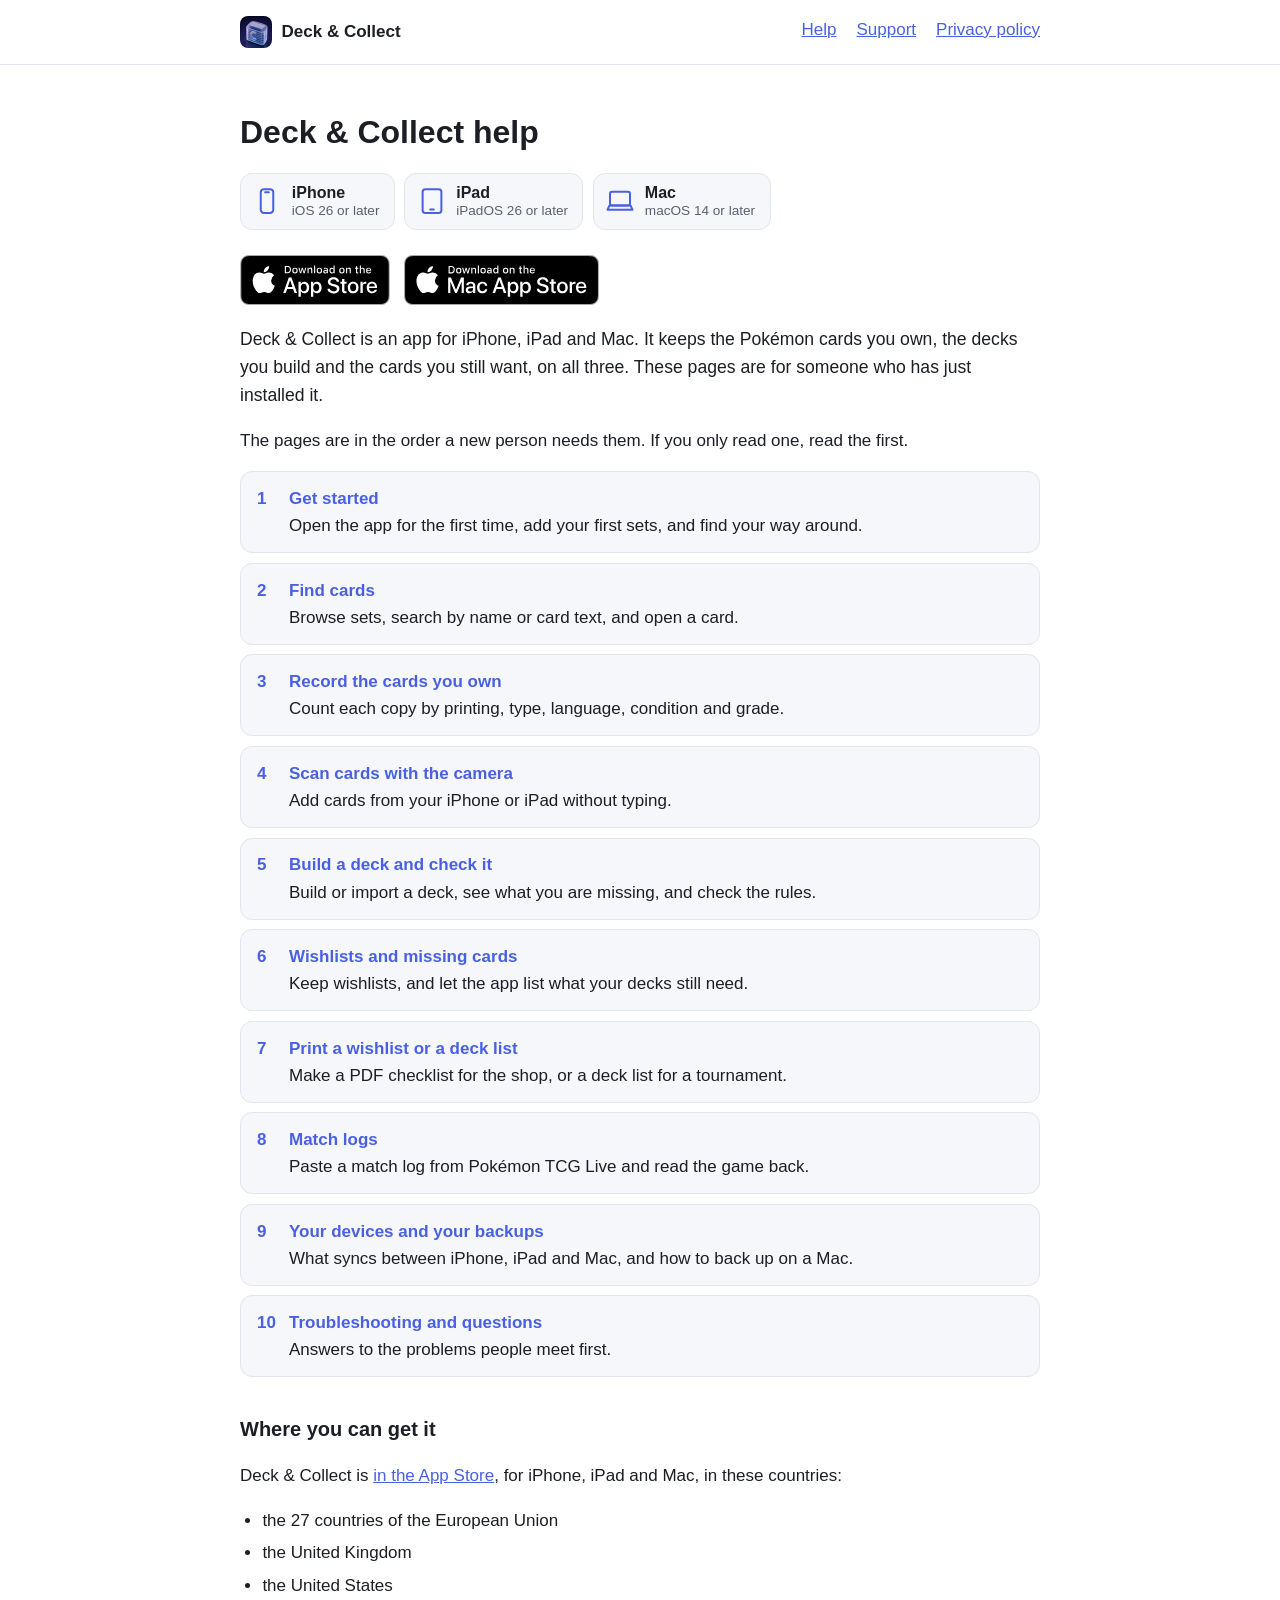
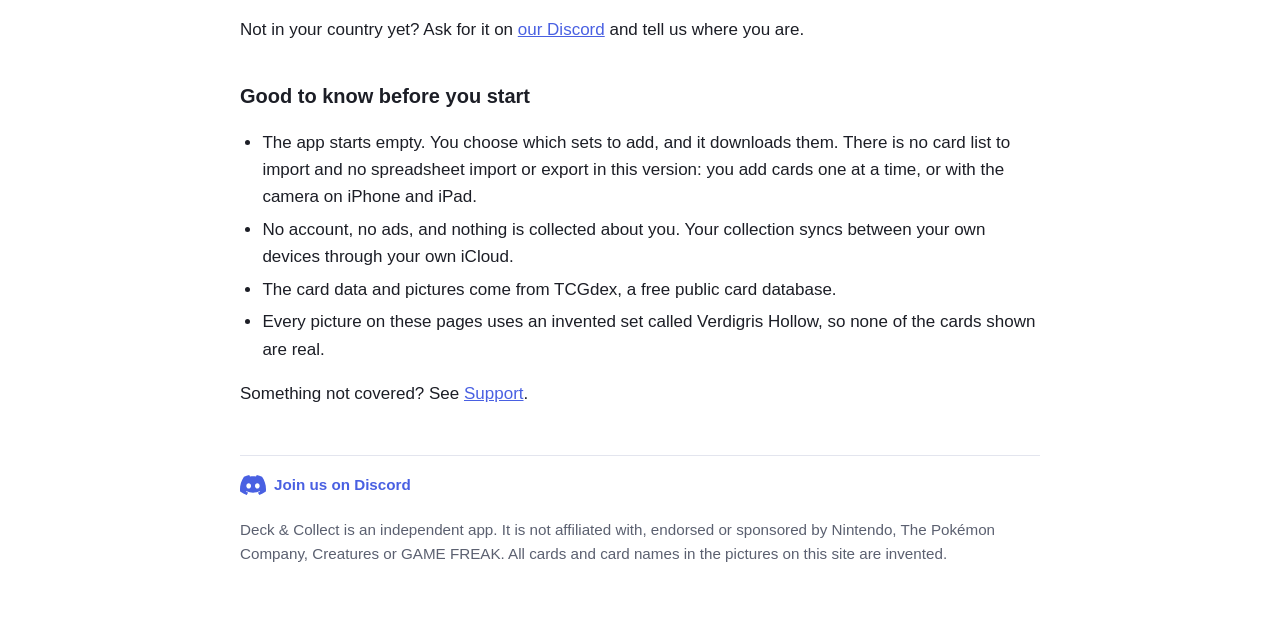
<file: index.html>
<!doctype html>
<html lang="en">
<head>
<meta charset="utf-8">
<meta name="viewport" content="width=device-width, initial-scale=1">
<title>Deck &amp; Collect help · Deck &amp; Collect help</title>
<meta name="description" content="Help for Deck & Collect, a collection manager and deck builder for iPhone, iPad and Mac.">
<link rel="icon" type="image/png" href="favicon.png">
<link rel="apple-touch-icon" href="apple-touch-icon.png">
<link rel="stylesheet" href="style.css?v=2">
</head>
<body>
<header class="site"><div>
  <a class="brand" href="./"><img src="logo.png" alt="" width="32" height="32">Deck &amp; Collect</a>
  <a href="index.html">Help</a>
  <a href="support.html">Support</a>
  <a href="privacy.html">Privacy policy</a>
</div></header>
<main class="help">
<h1>Deck &amp; Collect help</h1>

<ul class="platforms" aria-label="Deck &amp; Collect runs on iPhone, iPad and Mac">
  <li><svg viewBox="0 0 24 24" width="30" height="30" fill="none" stroke="currentColor" stroke-width="1.6" stroke-linecap="round" stroke-linejoin="round" aria-hidden="true"><rect x="7" y="2.5" width="10" height="19" rx="2.5"/><line x1="10.5" y1="5" x2="13.5" y2="5"/></svg><span><strong>iPhone</strong>iOS 26 or later</span></li>
  <li><svg viewBox="0 0 24 24" width="30" height="30" fill="none" stroke="currentColor" stroke-width="1.6" stroke-linecap="round" stroke-linejoin="round" aria-hidden="true"><rect x="4.5" y="2.5" width="15" height="19" rx="2.2"/><line x1="10.5" y1="18.8" x2="13.5" y2="18.8"/></svg><span><strong>iPad</strong>iPadOS 26 or later</span></li>
  <li><svg viewBox="0 0 24 24" width="30" height="30" fill="none" stroke="currentColor" stroke-width="1.6" stroke-linecap="round" stroke-linejoin="round" aria-hidden="true"><rect x="4" y="4.5" width="16" height="11" rx="1.6"/><path d="M2 19h20l-1.6-3.5H3.6z"/></svg><span><strong>Mac</strong>macOS 14 or later</span></li>
</ul>
<p class="store" style="display: flex; flex-wrap: wrap; gap: 14px; margin: 0 0 1.25rem;">
  <a href="https://apps.apple.com/app/id6806307198"><img src="img/badge-app-store.svg" alt="Download on the App Store" width="150" height="50" style="border: 0; border-radius: 0; display: block;"></a>
  <a href="https://apps.apple.com/app/id6806307198"><img src="img/badge-mac-app-store.svg" alt="Download on the Mac App Store" width="195" height="50" style="border: 0; border-radius: 0; display: block;"></a>
</p>
<p class="lead">Deck &amp; Collect is an app for iPhone, iPad and Mac. It keeps the Pokémon cards you own, the decks you build and the cards you still want, on all three. These pages are for someone who has just installed it.</p>
<p>The pages are in the order a new person needs them. If you only read one, read the first.</p>
<ol class="toc">
<li><a href="getting-started.html"><strong>Get started</strong>Open the app for the first time, add your first sets, and find your way around.</a></li>
<li><a href="cards-and-search.html"><strong>Find cards</strong>Browse sets, search by name or card text, and open a card.</a></li>
<li><a href="your-collection.html"><strong>Record the cards you own</strong>Count each copy by printing, type, language, condition and grade.</a></li>
<li><a href="scanner.html"><strong>Scan cards with the camera</strong>Add cards from your iPhone or iPad without typing.</a></li>
<li><a href="decks.html"><strong>Build a deck and check it</strong>Build or import a deck, see what you are missing, and check the rules.</a></li>
<li><a href="wishlists.html"><strong>Wishlists and missing cards</strong>Keep wishlists, and let the app list what your decks still need.</a></li>
<li><a href="printing.html"><strong>Print a wishlist or a deck list</strong>Make a PDF checklist for the shop, or a deck list for a tournament.</a></li>
<li><a href="match-logs.html"><strong>Match logs</strong>Paste a match log from Pokémon TCG Live and read the game back.</a></li>
<li><a href="devices-and-backup.html"><strong>Your devices and your backups</strong>What syncs between iPhone, iPad and Mac, and how to back up on a Mac.</a></li>
<li><a href="troubleshooting.html"><strong>Troubleshooting and questions</strong>Answers to the problems people meet first.</a></li>
</ol>
<h2 id="countries">Where you can get it</h2>
<p>Deck &amp; Collect is <a href="https://apps.apple.com/app/id6806307198">in the App Store</a>, for iPhone, iPad and Mac, in these countries:</p>
<ul>
  <li>the 27 countries of the European Union</li>
  <li>the United Kingdom</li>
  <li>the United States</li>
</ul>
<p>Not in your country yet? Ask for it on <a href="https://discord.gg/d5BwXKEC8r">our Discord</a> and tell us where you are.</p>
<h2>Good to know before you start</h2>
<ul>
  <li>The app starts empty. You choose which sets to add, and it downloads them. There is no card list to import and no spreadsheet import or export in this version: you add cards one at a time, or with the camera on iPhone and iPad.</li>
  <li>No account, no ads, and nothing is collected about you. Your collection syncs between your own devices through your own iCloud.</li>
  <li>The card data and pictures come from TCGdex, a free public card database.</li>
  <li>Every picture on these pages uses an invented set called Verdigris Hollow, so none of the cards shown are real.</li>
</ul>
<p>Something not covered? See <a href="support.html">Support</a>.</p>
<footer>
  <p class="community" style="margin: 0 0 0.8rem;"><a href="https://discord.gg/d5BwXKEC8r" style="display: inline-flex; align-items: center; gap: 0.5rem; text-decoration: none; font-weight: 600;"><svg viewBox="0 0 24 24" width="26" height="26" fill="currentColor" role="img" aria-label="Discord"><path d="M20.317 4.3698a19.7913 19.7913 0 00-4.8851-1.5152.0741.0741 0 00-.0785.0371c-.211.3753-.4447.8648-.6083 1.2495-1.8447-.2762-3.68-.2762-5.4868 0-.1636-.3933-.4058-.8742-.6177-1.2495a.077.077 0 00-.0785-.037 19.7363 19.7363 0 00-4.8852 1.515.0699.0699 0 00-.0321.0277C.5334 9.0458-.319 13.5799.0992 18.0578a.0824.0824 0 00.0312.0561c2.0528 1.5076 4.0413 2.4228 5.9929 3.0294a.0777.0777 0 00.0842-.0276c.4616-.6304.8731-1.2952 1.226-1.9942a.076.076 0 00-.0416-.1057c-.6528-.2476-1.2743-.5495-1.8722-.8923a.077.077 0 01-.0076-.1277c.1258-.0943.2517-.1923.3718-.2914a.0743.0743 0 01.0776-.0105c3.9278 1.7933 8.18 1.7933 12.0614 0a.0739.0739 0 01.0785.0095c.1202.099.246.1981.3728.2924a.077.077 0 01-.0066.1276 12.2986 12.2986 0 01-1.873.8914.0766.0766 0 00-.0407.1067c.3604.698.7719 1.3628 1.225 1.9932a.076.076 0 00.0842.0286c1.961-.6067 3.9495-1.5219 6.0023-3.0294a.077.077 0 00.0313-.0552c.5004-5.177-.8382-9.6739-3.5485-13.6604a.061.061 0 00-.0312-.0286zM8.02 15.3312c-1.1825 0-2.1569-1.0857-2.1569-2.419 0-1.3332.9555-2.4189 2.157-2.4189 1.2108 0 2.1757 1.0952 2.1568 2.419 0 1.3332-.9555 2.4189-2.1569 2.4189zm7.9748 0c-1.1825 0-2.1569-1.0857-2.1569-2.419 0-1.3332.9554-2.4189 2.1569-2.4189 1.2108 0 2.1757 1.0952 2.1568 2.419 0 1.3332-.946 2.4189-2.1568 2.4189Z"/></svg>Join us on Discord</a></p>
  Deck &amp; Collect is an independent app. It is not affiliated with, endorsed or sponsored by Nintendo, The Pokémon Company, Creatures or GAME FREAK. All cards and card names in the pictures on this site are invented.
</footer>
</main>
</body>
</html>
</file>
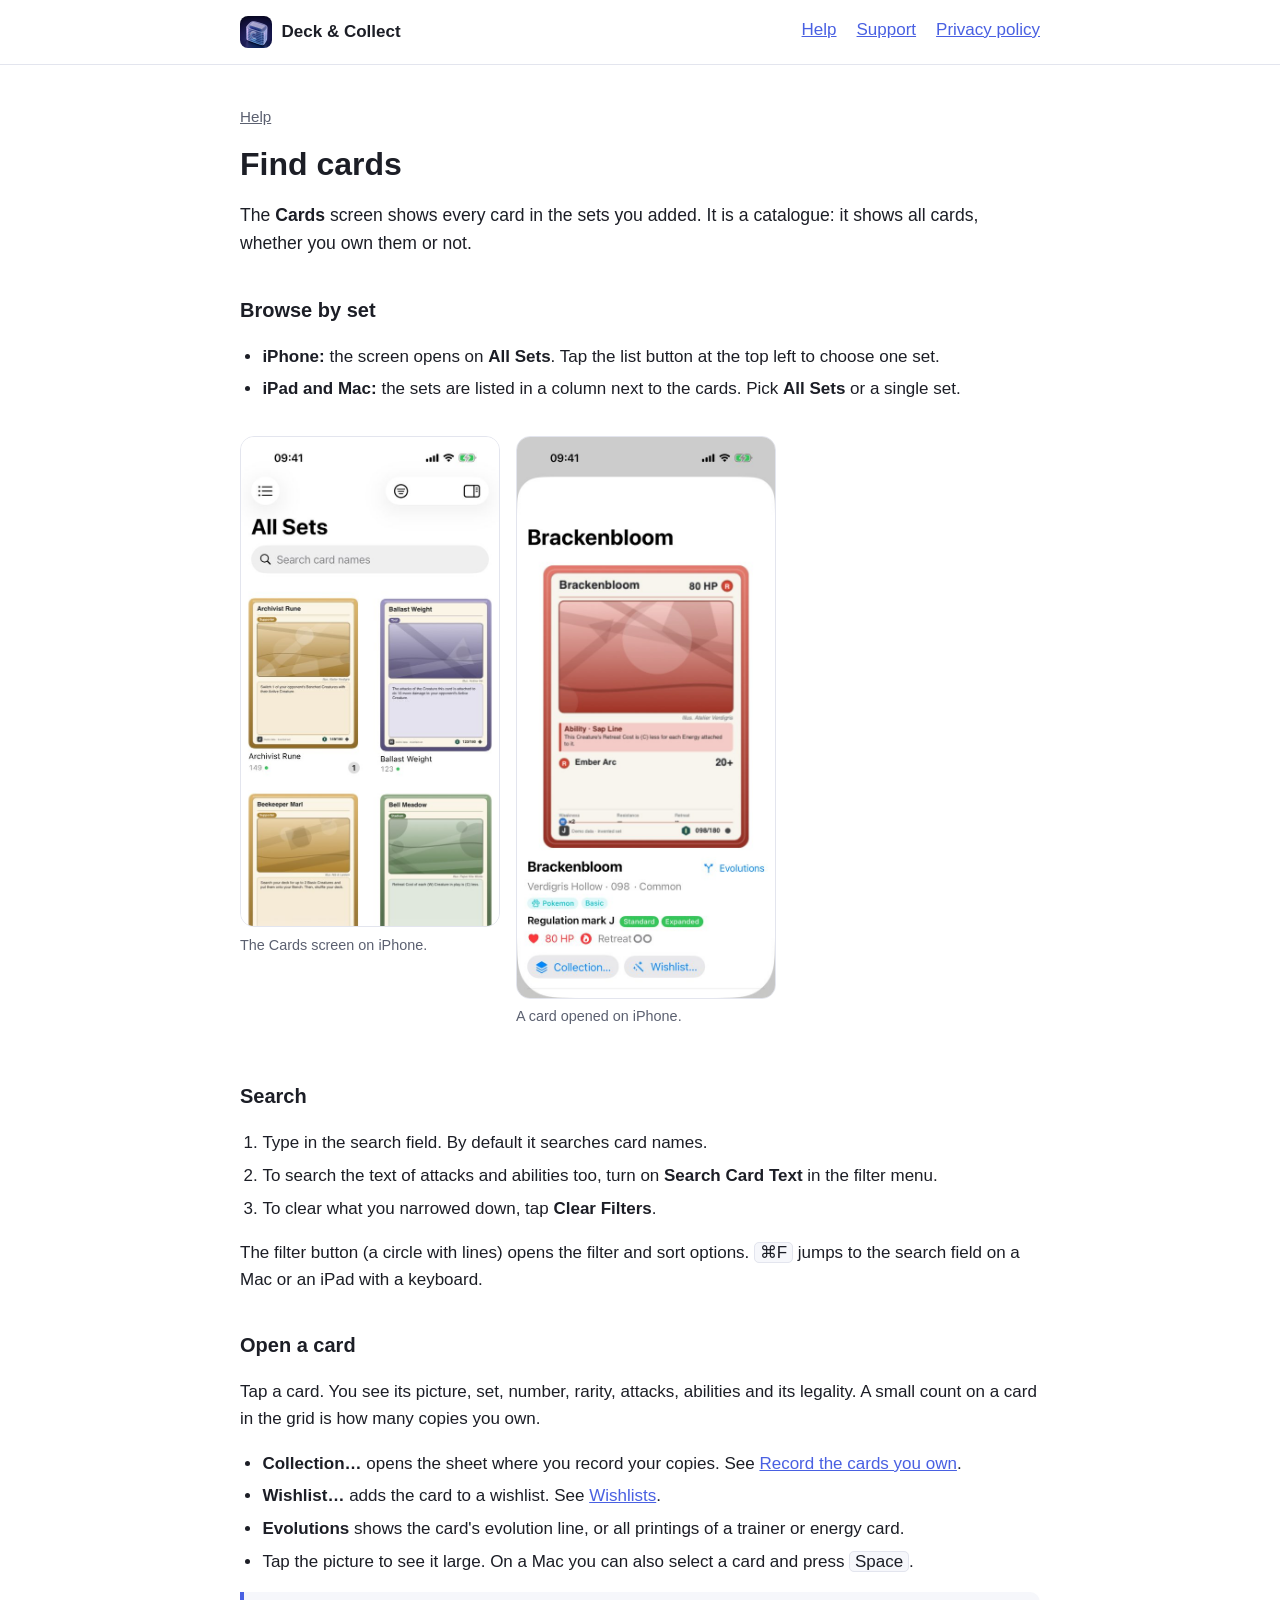
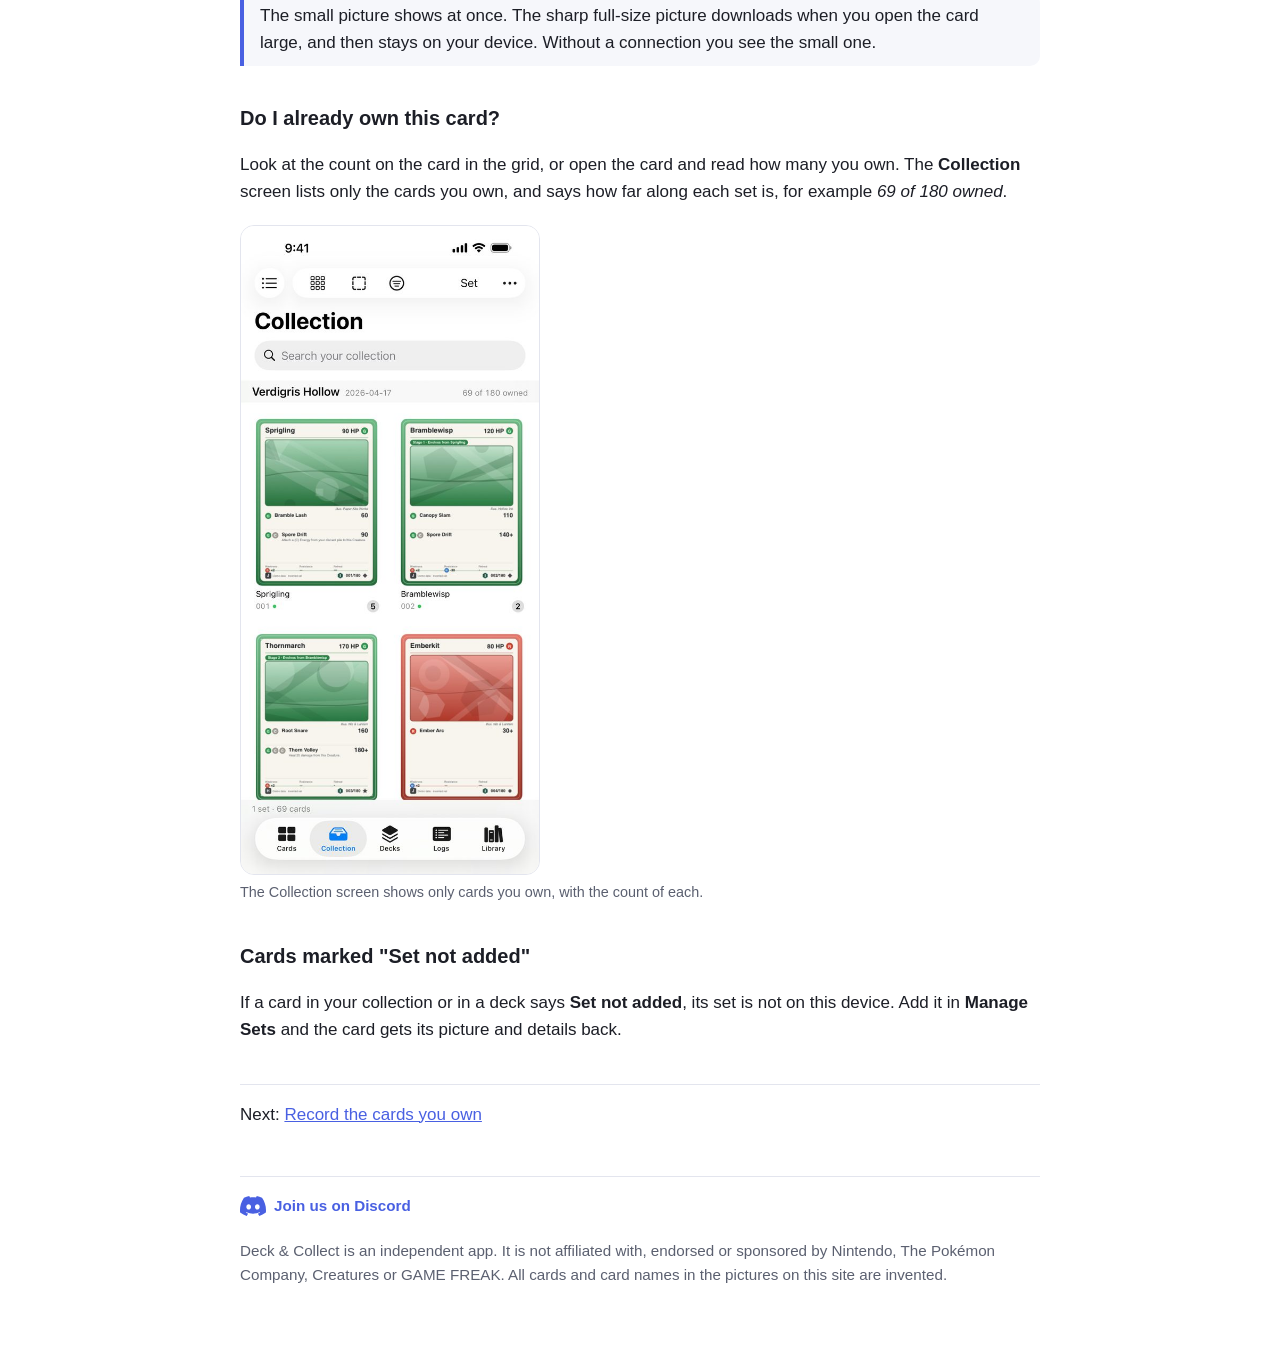
<file: cards-and-search.html>
<!doctype html>
<html lang="en">
<head>
<meta charset="utf-8">
<meta name="viewport" content="width=device-width, initial-scale=1">
<title>Find cards · Deck &amp; Collect help</title>
<meta name="description" content="Browse sets, search by card name or card text and open a card in Deck & Collect.">
<link rel="icon" type="image/png" href="favicon.png">
<link rel="apple-touch-icon" href="apple-touch-icon.png">
<link rel="stylesheet" href="style.css">
</head>
<body>
<header class="site"><div>
  <a class="brand" href="./"><img src="logo.png" alt="" width="32" height="32">Deck &amp; Collect</a>
  <a href="index.html">Help</a>
  <a href="support.html">Support</a>
  <a href="privacy.html">Privacy policy</a>
</div></header>
<main class="help">
<nav class="crumb"><a href="index.html">Help</a></nav>
<h1>Find cards</h1>

<p class="lead">The <strong>Cards</strong> screen shows every card in the sets you added. It is a catalogue: it shows all cards, whether you own them or not.</p>

<h2>Browse by set</h2>
<ul>
  <li><strong>iPhone:</strong> the screen opens on <strong>All Sets</strong>. Tap the list button at the top left to choose one set.</li>
  <li><strong>iPad and Mac:</strong> the sets are listed in a column next to the cards. Pick <strong>All Sets</strong> or a single set.</li>
</ul>
<div class="pair">
<figure class="phone"><img src="img/cards-grid.jpg" alt="The Cards screen on iPhone, showing All Sets, a search field and a grid of cards." loading="lazy"><figcaption>The Cards screen on iPhone.</figcaption></figure>
<figure class="phone"><img src="img/card-details.jpg" alt="The details of one card on iPhone: the card picture, its set and number, its rules and the buttons Collection and Wishlist." loading="lazy"><figcaption>A card opened on iPhone.</figcaption></figure>
</div>


<h2>Search</h2>
<ol>
  <li>Type in the search field. By default it searches card names.</li>
  <li>To search the text of attacks and abilities too, turn on <strong>Search Card Text</strong> in the filter menu.</li>
  <li>To clear what you narrowed down, tap <strong>Clear Filters</strong>.</li>
</ol>
<p>The filter button (a circle with lines) opens the filter and sort options. <kbd>⌘F</kbd> jumps to the search field on a Mac or an iPad with a keyboard.</p>

<h2>Open a card</h2>
<p>Tap a card. You see its picture, set, number, rarity, attacks, abilities and its legality. A small count on a card in the grid is how many copies you own.</p>
<ul>
  <li><strong>Collection…</strong> opens the sheet where you record your copies. See <a href="your-collection.html">Record the cards you own</a>.</li>
  <li><strong>Wishlist…</strong> adds the card to a wishlist. See <a href="wishlists.html">Wishlists</a>.</li>
  <li><strong>Evolutions</strong> shows the card's evolution line, or all printings of a trainer or energy card.</li>
  <li>Tap the picture to see it large. On a Mac you can also select a card and press <kbd>Space</kbd>.</li>
</ul>
<div class="note">The small picture shows at once. The sharp full-size picture downloads when you open the card large, and then stays on your device. Without a connection you see the small one.</div>

<h2>Do I already own this card?</h2>
<p>Look at the count on the card in the grid, or open the card and read how many you own. The <strong>Collection</strong> screen lists only the cards you own, and says how far along each set is, for example <em>69 of 180 owned</em>.</p>
<figure class="phone"><img src="img/collection-grid.jpg" alt="The Collection screen on iPhone in grid view, with the heading Verdigris Hollow, 69 of 180 owned, and cards with their owned counts." loading="lazy"><figcaption>The Collection screen shows only cards you own, with the count of each.</figcaption></figure>


<h2>Cards marked "Set not added"</h2>
<p>If a card in your collection or in a deck says <strong>Set not added</strong>, its set is not on this device. Add it in <strong>Manage Sets</strong> and the card gets its picture and details back.</p>
<p class="steps-next">Next: <a href="your-collection.html">Record the cards you own</a></p>
<footer>
  <p class="community" style="margin: 0 0 0.8rem;"><a href="https://discord.gg/d5BwXKEC8r" style="display: inline-flex; align-items: center; gap: 0.5rem; text-decoration: none; font-weight: 600;"><svg viewBox="0 0 24 24" width="26" height="26" fill="currentColor" role="img" aria-label="Discord"><path d="M20.317 4.3698a19.7913 19.7913 0 00-4.8851-1.5152.0741.0741 0 00-.0785.0371c-.211.3753-.4447.8648-.6083 1.2495-1.8447-.2762-3.68-.2762-5.4868 0-.1636-.3933-.4058-.8742-.6177-1.2495a.077.077 0 00-.0785-.037 19.7363 19.7363 0 00-4.8852 1.515.0699.0699 0 00-.0321.0277C.5334 9.0458-.319 13.5799.0992 18.0578a.0824.0824 0 00.0312.0561c2.0528 1.5076 4.0413 2.4228 5.9929 3.0294a.0777.0777 0 00.0842-.0276c.4616-.6304.8731-1.2952 1.226-1.9942a.076.076 0 00-.0416-.1057c-.6528-.2476-1.2743-.5495-1.8722-.8923a.077.077 0 01-.0076-.1277c.1258-.0943.2517-.1923.3718-.2914a.0743.0743 0 01.0776-.0105c3.9278 1.7933 8.18 1.7933 12.0614 0a.0739.0739 0 01.0785.0095c.1202.099.246.1981.3728.2924a.077.077 0 01-.0066.1276 12.2986 12.2986 0 01-1.873.8914.0766.0766 0 00-.0407.1067c.3604.698.7719 1.3628 1.225 1.9932a.076.076 0 00.0842.0286c1.961-.6067 3.9495-1.5219 6.0023-3.0294a.077.077 0 00.0313-.0552c.5004-5.177-.8382-9.6739-3.5485-13.6604a.061.061 0 00-.0312-.0286zM8.02 15.3312c-1.1825 0-2.1569-1.0857-2.1569-2.419 0-1.3332.9555-2.4189 2.157-2.4189 1.2108 0 2.1757 1.0952 2.1568 2.419 0 1.3332-.9555 2.4189-2.1569 2.4189zm7.9748 0c-1.1825 0-2.1569-1.0857-2.1569-2.419 0-1.3332.9554-2.4189 2.1569-2.4189 1.2108 0 2.1757 1.0952 2.1568 2.419 0 1.3332-.946 2.4189-2.1568 2.4189Z"/></svg>Join us on Discord</a></p>
  Deck &amp; Collect is an independent app. It is not affiliated with, endorsed or sponsored by Nintendo, The Pokémon Company, Creatures or GAME FREAK. All cards and card names in the pictures on this site are invented.
</footer>
</main>
</body>
</html>
</file>
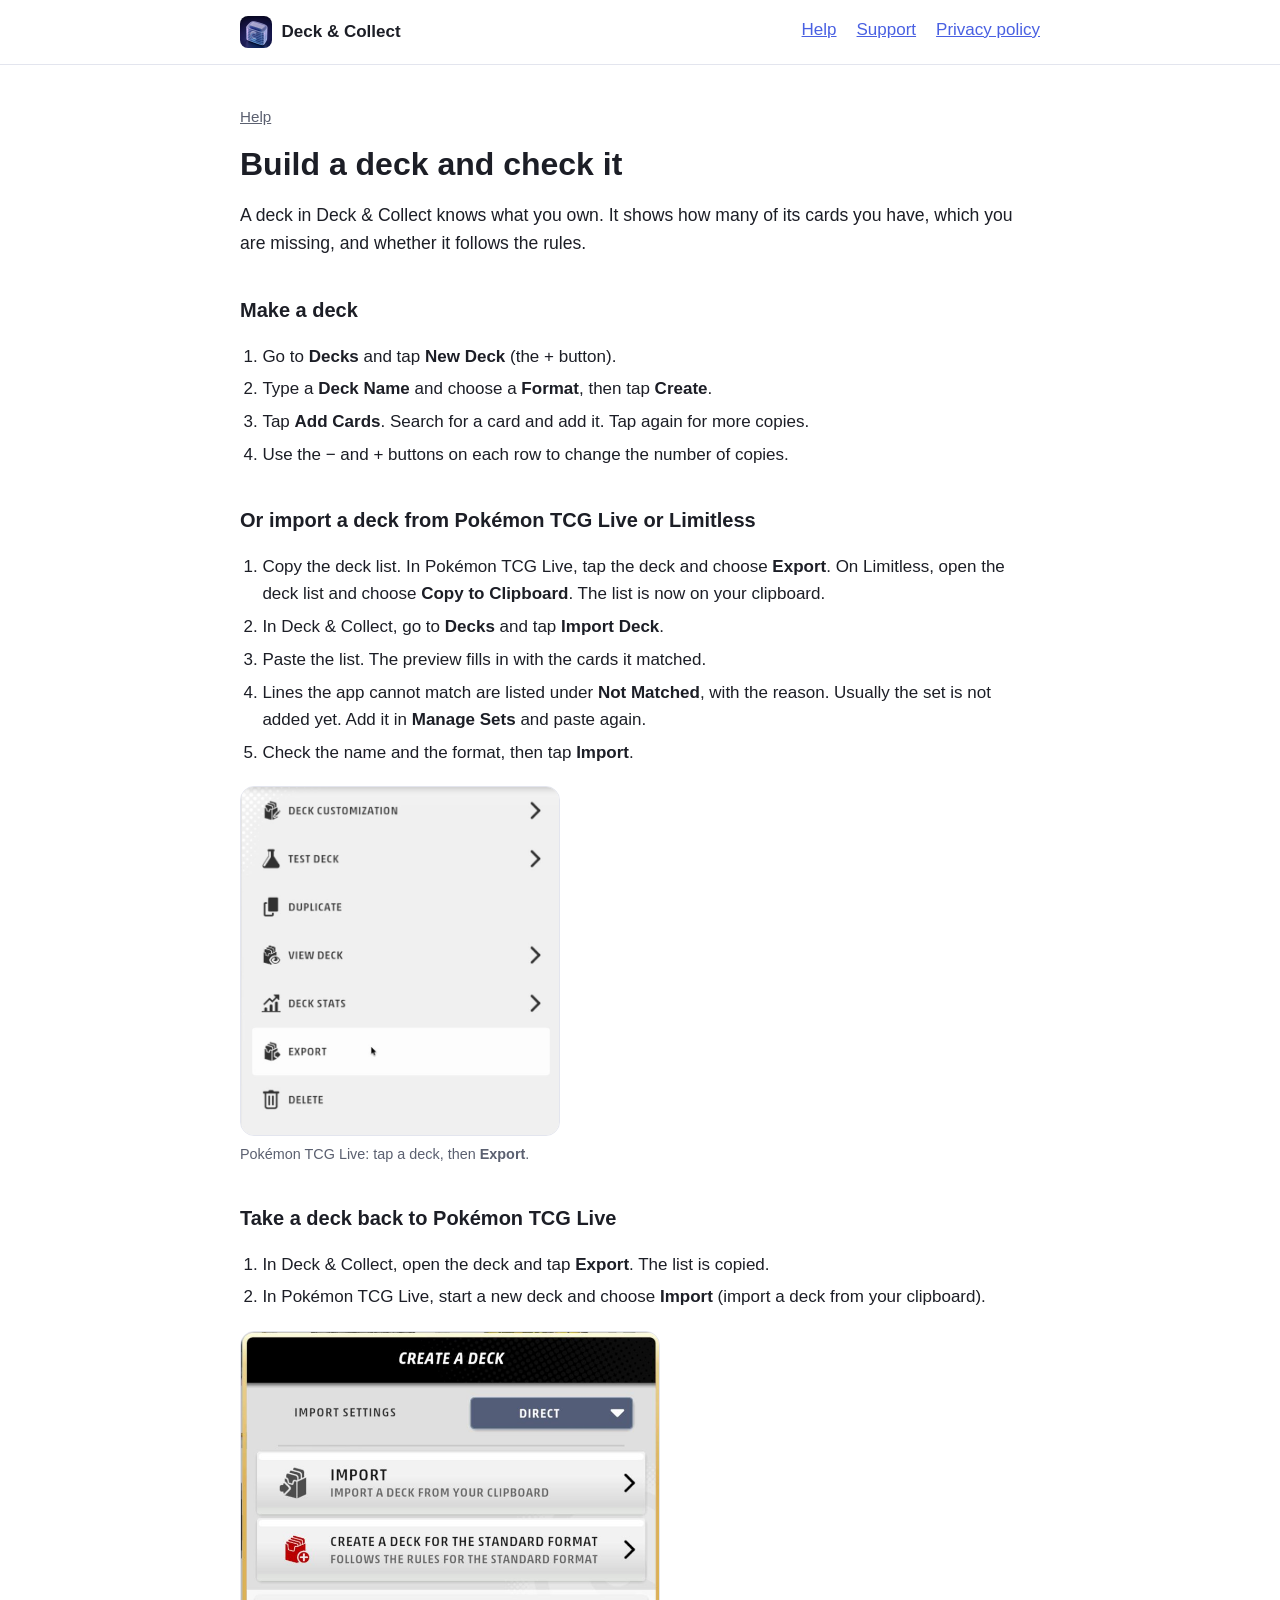
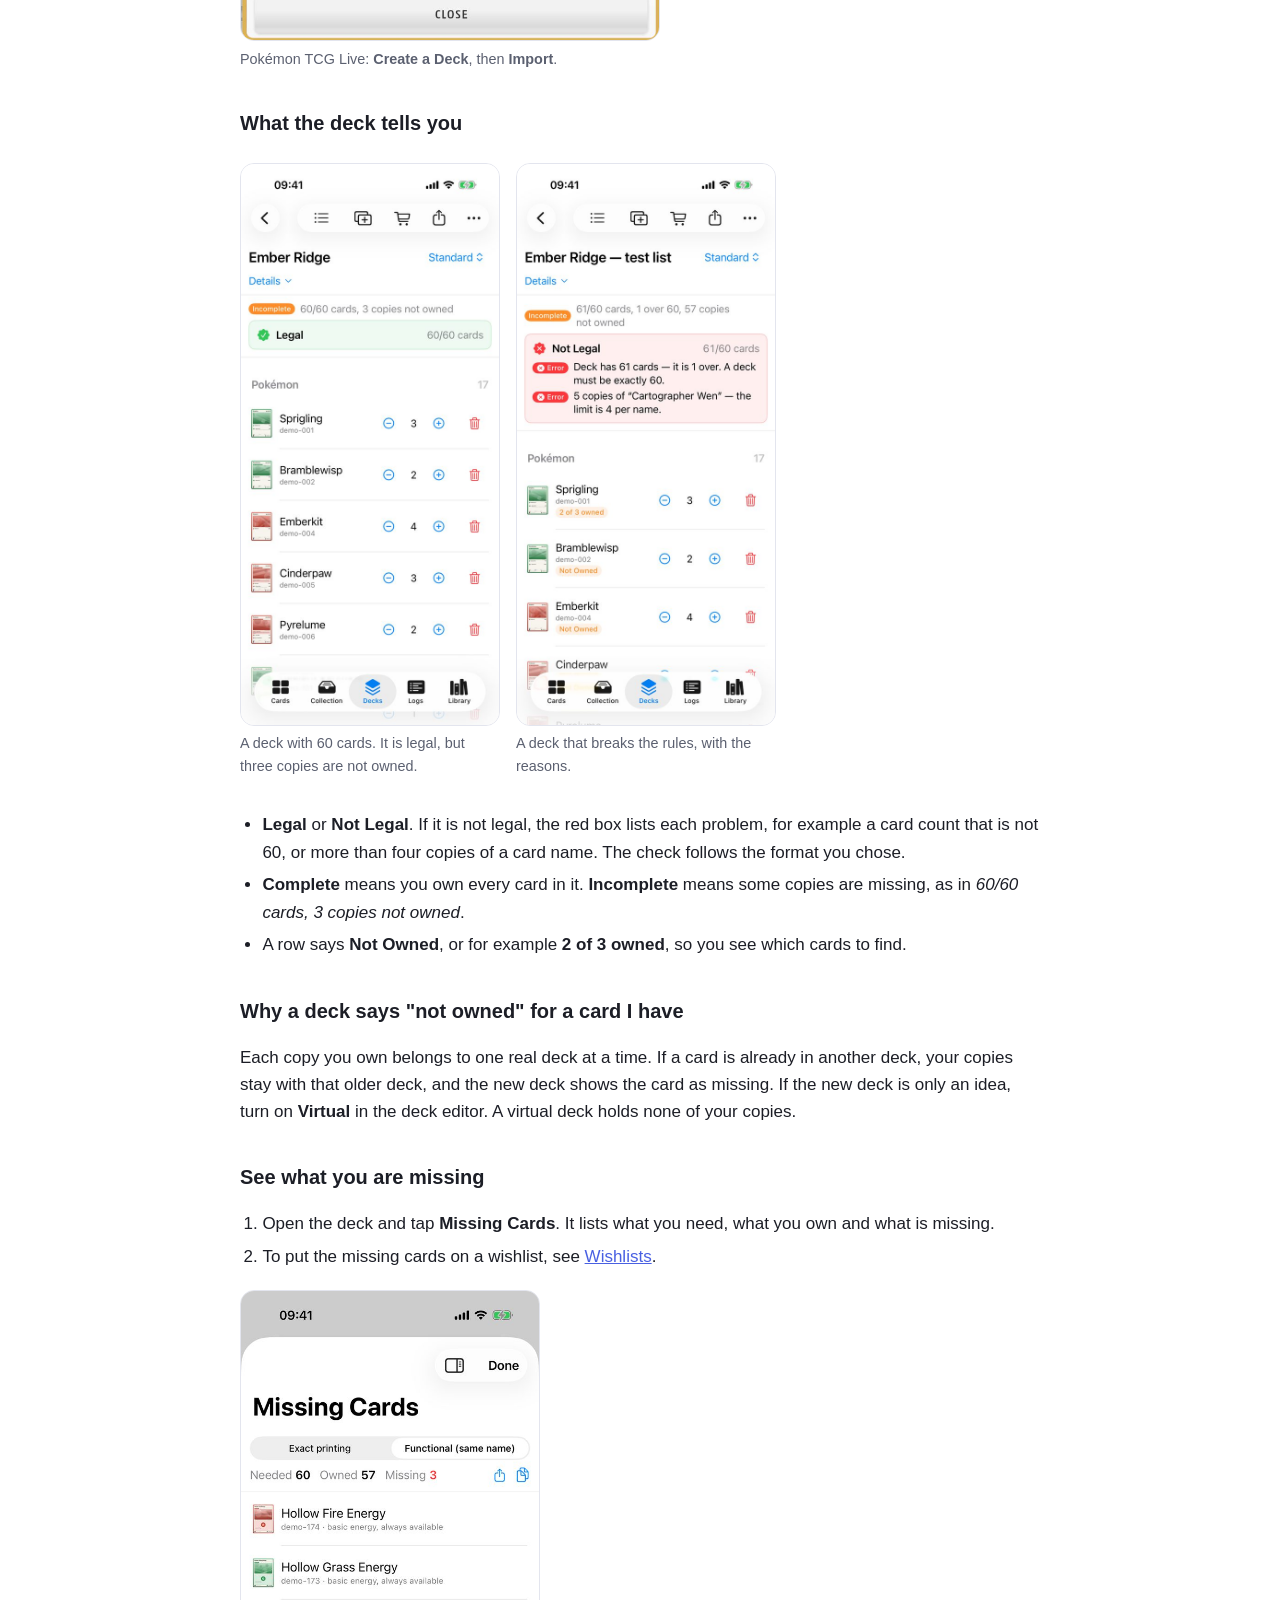
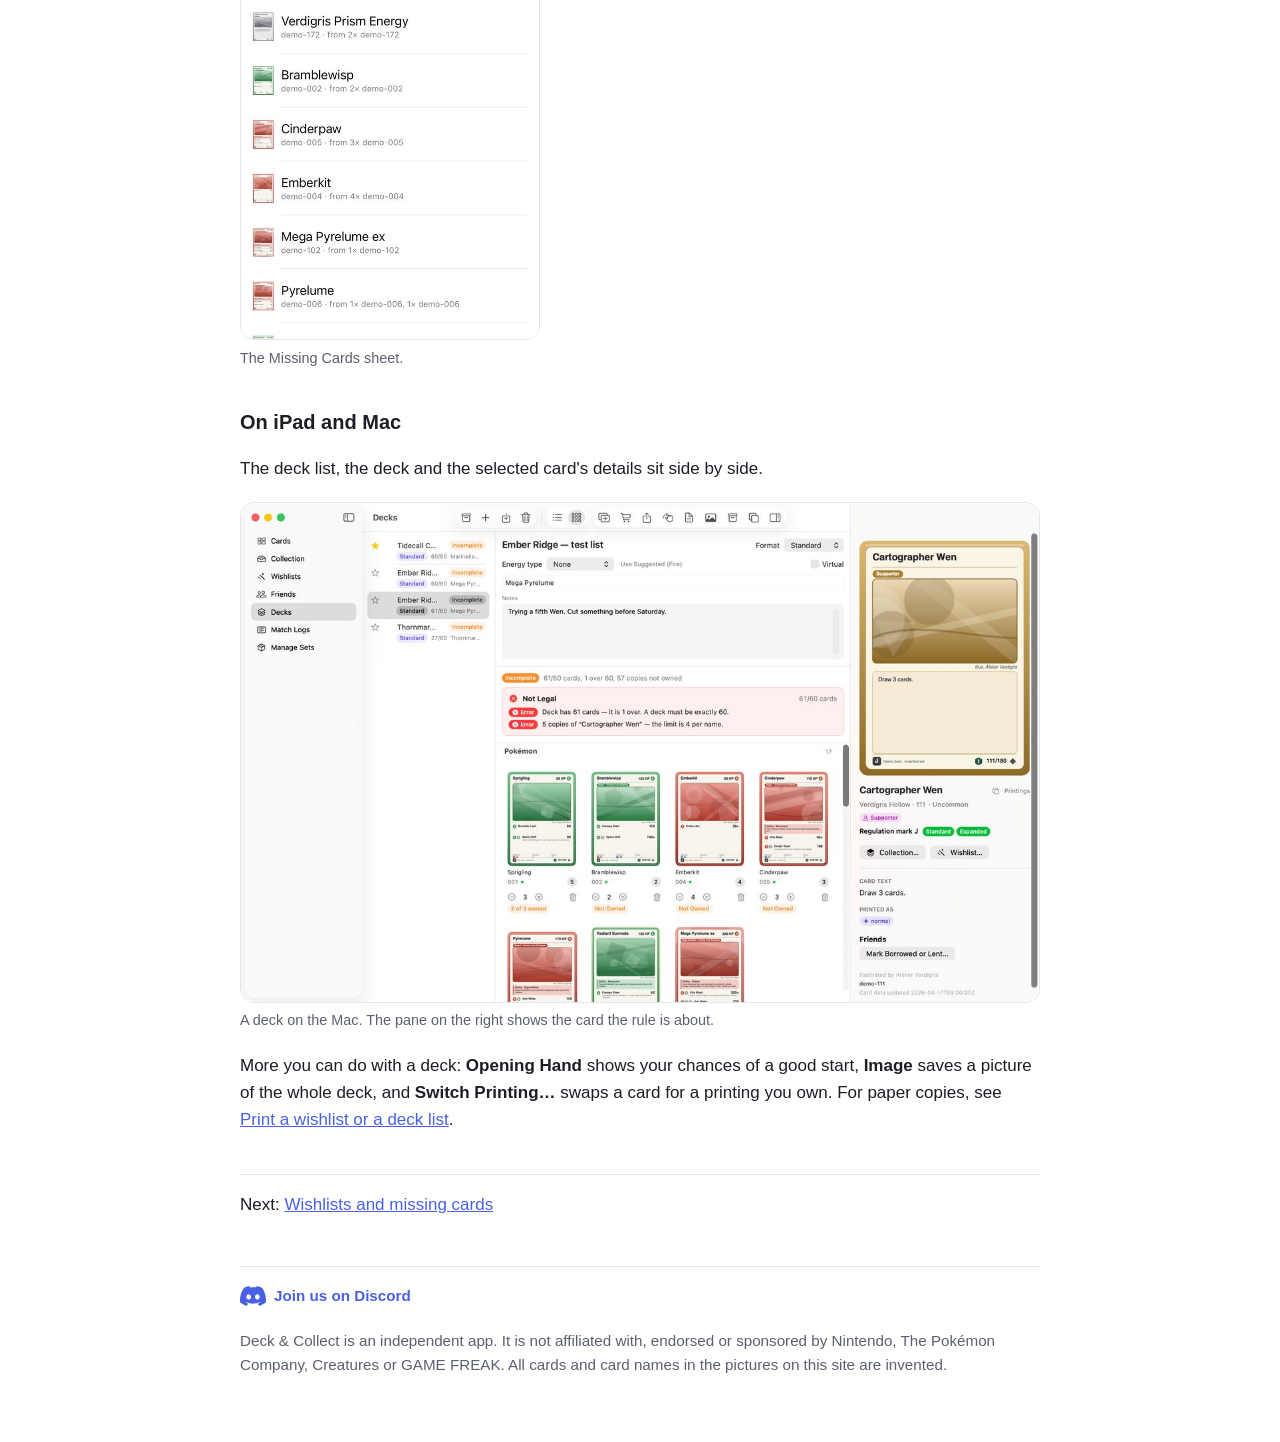
<file: decks.html>
<!doctype html>
<html lang="en">
<head>
<meta charset="utf-8">
<meta name="viewport" content="width=device-width, initial-scale=1">
<title>Build a deck and check it · Deck &amp; Collect help</title>
<meta name="description" content="Build or import a deck in Deck & Collect, see which cards you are missing and check that it is legal.">
<link rel="icon" type="image/png" href="favicon.png">
<link rel="apple-touch-icon" href="apple-touch-icon.png">
<link rel="stylesheet" href="style.css">
</head>
<body>
<header class="site"><div>
  <a class="brand" href="./"><img src="logo.png" alt="" width="32" height="32">Deck &amp; Collect</a>
  <a href="index.html">Help</a>
  <a href="support.html">Support</a>
  <a href="privacy.html">Privacy policy</a>
</div></header>
<main class="help">
<nav class="crumb"><a href="index.html">Help</a></nav>
<h1>Build a deck and check it</h1>

<p class="lead">A deck in Deck &amp; Collect knows what you own. It shows how many of its cards you have, which you are missing, and whether it follows the rules.</p>

<h2>Make a deck</h2>
<ol>
  <li>Go to <strong>Decks</strong> and tap <strong>New Deck</strong> (the + button).</li>
  <li>Type a <strong>Deck Name</strong> and choose a <strong>Format</strong>, then tap <strong>Create</strong>.</li>
  <li>Tap <strong>Add Cards</strong>. Search for a card and add it. Tap again for more copies.</li>
  <li>Use the − and + buttons on each row to change the number of copies.</li>
</ol>

<h2>Or import a deck from Pokémon TCG Live or Limitless</h2>
<ol>
  <li>Copy the deck list. In Pokémon TCG Live, tap the deck and choose <strong>Export</strong>. On Limitless, open the deck list and choose <strong>Copy to Clipboard</strong>. The list is now on your clipboard.</li>
  <li>In Deck &amp; Collect, go to <strong>Decks</strong> and tap <strong>Import Deck</strong>.</li>
  <li>Paste the list. The preview fills in with the cards it matched.</li>
  <li>Lines the app cannot match are listed under <strong>Not Matched</strong>, with the reason. Usually the set is not added yet. Add it in <strong>Manage Sets</strong> and paste again.</li>
  <li>Check the name and the format, then tap <strong>Import</strong>.</li>
</ol>
<figure class="tablet"><img src="img/tcg-live-deck-export.jpg" alt="The menu of a deck in Pokémon TCG Live, with Export highlighted near the bottom, above Delete." loading="lazy" style="max-width: 320px;"><figcaption>Pokémon TCG Live: tap a deck, then <strong>Export</strong>.</figcaption></figure>

<h2>Take a deck back to Pokémon TCG Live</h2>
<ol>
  <li>In Deck &amp; Collect, open the deck and tap <strong>Export</strong>. The list is copied.</li>
  <li>In Pokémon TCG Live, start a new deck and choose <strong>Import</strong> (import a deck from your clipboard).</li>
</ol>
<figure class="tablet"><img src="img/tcg-live-deck-import.jpg" alt="The Create a Deck window in Pokémon TCG Live, with the choice Import: import a deck from your clipboard." loading="lazy" style="max-width: 420px;"><figcaption>Pokémon TCG Live: <strong>Create a Deck</strong>, then <strong>Import</strong>.</figcaption></figure>

<h2>What the deck tells you</h2>
<div class="pair">
<figure class="phone"><img src="img/deck-legal.jpg" alt="A deck on iPhone showing the status Incomplete with 60 of 60 cards and 3 copies not owned, a green Legal banner, and the Pokémon section with its cards and copy counts." loading="lazy"><figcaption>A deck with 60 cards. It is legal, but three copies are not owned.</figcaption></figure>
<figure class="phone"><img src="img/deck-illegal.jpg" alt="A deck on iPhone with a red Not Legal banner listing two errors: the deck has 61 cards, and 5 copies of one card when the limit is 4." loading="lazy"><figcaption>A deck that breaks the rules, with the reasons.</figcaption></figure>
</div>

<ul>
  <li><strong>Legal</strong> or <strong>Not Legal</strong>. If it is not legal, the red box lists each problem, for example a card count that is not 60, or more than four copies of a card name. The check follows the format you chose.</li>
  <li><strong>Complete</strong> means you own every card in it. <strong>Incomplete</strong> means some copies are missing, as in <em>60/60 cards, 3 copies not owned</em>.</li>
  <li>A row says <strong>Not Owned</strong>, or for example <strong>2 of 3 owned</strong>, so you see which cards to find.</li>
</ul>

<h2>Why a deck says "not owned" for a card I have</h2>
<p>Each copy you own belongs to one real deck at a time. If a card is already in another deck, your copies stay with that older deck, and the new deck shows the card as missing. If the new deck is only an idea, turn on <strong>Virtual</strong> in the deck editor. A virtual deck holds none of your copies.</p>

<h2>See what you are missing</h2>
<ol>
  <li>Open the deck and tap <strong>Missing Cards</strong>. It lists what you need, what you own and what is missing.</li>
  <li>To put the missing cards on a wishlist, see <a href="wishlists.html">Wishlists</a>.</li>
</ol>
<figure class="phone"><img src="img/missing-cards.jpg" alt="The Missing Cards sheet on iPhone with Needed 60, Owned 57 and Missing 3, and a list of cards." loading="lazy"><figcaption>The Missing Cards sheet.</figcaption></figure>


<h2>On iPad and Mac</h2>
<p>The deck list, the deck and the selected card's details sit side by side.</p>
<figure class="tablet"><img src="img/mac-legality.jpg" alt="The Mac app showing a deck with a red Not Legal banner and the details of the card that is over the limit on the right." loading="lazy"><figcaption>A deck on the Mac. The pane on the right shows the card the rule is about.</figcaption></figure>

<p>More you can do with a deck: <strong>Opening Hand</strong> shows your chances of a good start, <strong>Image</strong> saves a picture of the whole deck, and <strong>Switch Printing…</strong> swaps a card for a printing you own. For paper copies, see <a href="printing.html">Print a wishlist or a deck list</a>.</p>
<p class="steps-next">Next: <a href="wishlists.html">Wishlists and missing cards</a></p>
<footer>
  <p class="community" style="margin: 0 0 0.8rem;"><a href="https://discord.gg/d5BwXKEC8r" style="display: inline-flex; align-items: center; gap: 0.5rem; text-decoration: none; font-weight: 600;"><svg viewBox="0 0 24 24" width="26" height="26" fill="currentColor" role="img" aria-label="Discord"><path d="M20.317 4.3698a19.7913 19.7913 0 00-4.8851-1.5152.0741.0741 0 00-.0785.0371c-.211.3753-.4447.8648-.6083 1.2495-1.8447-.2762-3.68-.2762-5.4868 0-.1636-.3933-.4058-.8742-.6177-1.2495a.077.077 0 00-.0785-.037 19.7363 19.7363 0 00-4.8852 1.515.0699.0699 0 00-.0321.0277C.5334 9.0458-.319 13.5799.0992 18.0578a.0824.0824 0 00.0312.0561c2.0528 1.5076 4.0413 2.4228 5.9929 3.0294a.0777.0777 0 00.0842-.0276c.4616-.6304.8731-1.2952 1.226-1.9942a.076.076 0 00-.0416-.1057c-.6528-.2476-1.2743-.5495-1.8722-.8923a.077.077 0 01-.0076-.1277c.1258-.0943.2517-.1923.3718-.2914a.0743.0743 0 01.0776-.0105c3.9278 1.7933 8.18 1.7933 12.0614 0a.0739.0739 0 01.0785.0095c.1202.099.246.1981.3728.2924a.077.077 0 01-.0066.1276 12.2986 12.2986 0 01-1.873.8914.0766.0766 0 00-.0407.1067c.3604.698.7719 1.3628 1.225 1.9932a.076.076 0 00.0842.0286c1.961-.6067 3.9495-1.5219 6.0023-3.0294a.077.077 0 00.0313-.0552c.5004-5.177-.8382-9.6739-3.5485-13.6604a.061.061 0 00-.0312-.0286zM8.02 15.3312c-1.1825 0-2.1569-1.0857-2.1569-2.419 0-1.3332.9555-2.4189 2.157-2.4189 1.2108 0 2.1757 1.0952 2.1568 2.419 0 1.3332-.9555 2.4189-2.1569 2.4189zm7.9748 0c-1.1825 0-2.1569-1.0857-2.1569-2.419 0-1.3332.9554-2.4189 2.1569-2.4189 1.2108 0 2.1757 1.0952 2.1568 2.419 0 1.3332-.946 2.4189-2.1568 2.4189Z"/></svg>Join us on Discord</a></p>
  Deck &amp; Collect is an independent app. It is not affiliated with, endorsed or sponsored by Nintendo, The Pokémon Company, Creatures or GAME FREAK. All cards and card names in the pictures on this site are invented.
</footer>
</main>
</body>
</html>
</file>
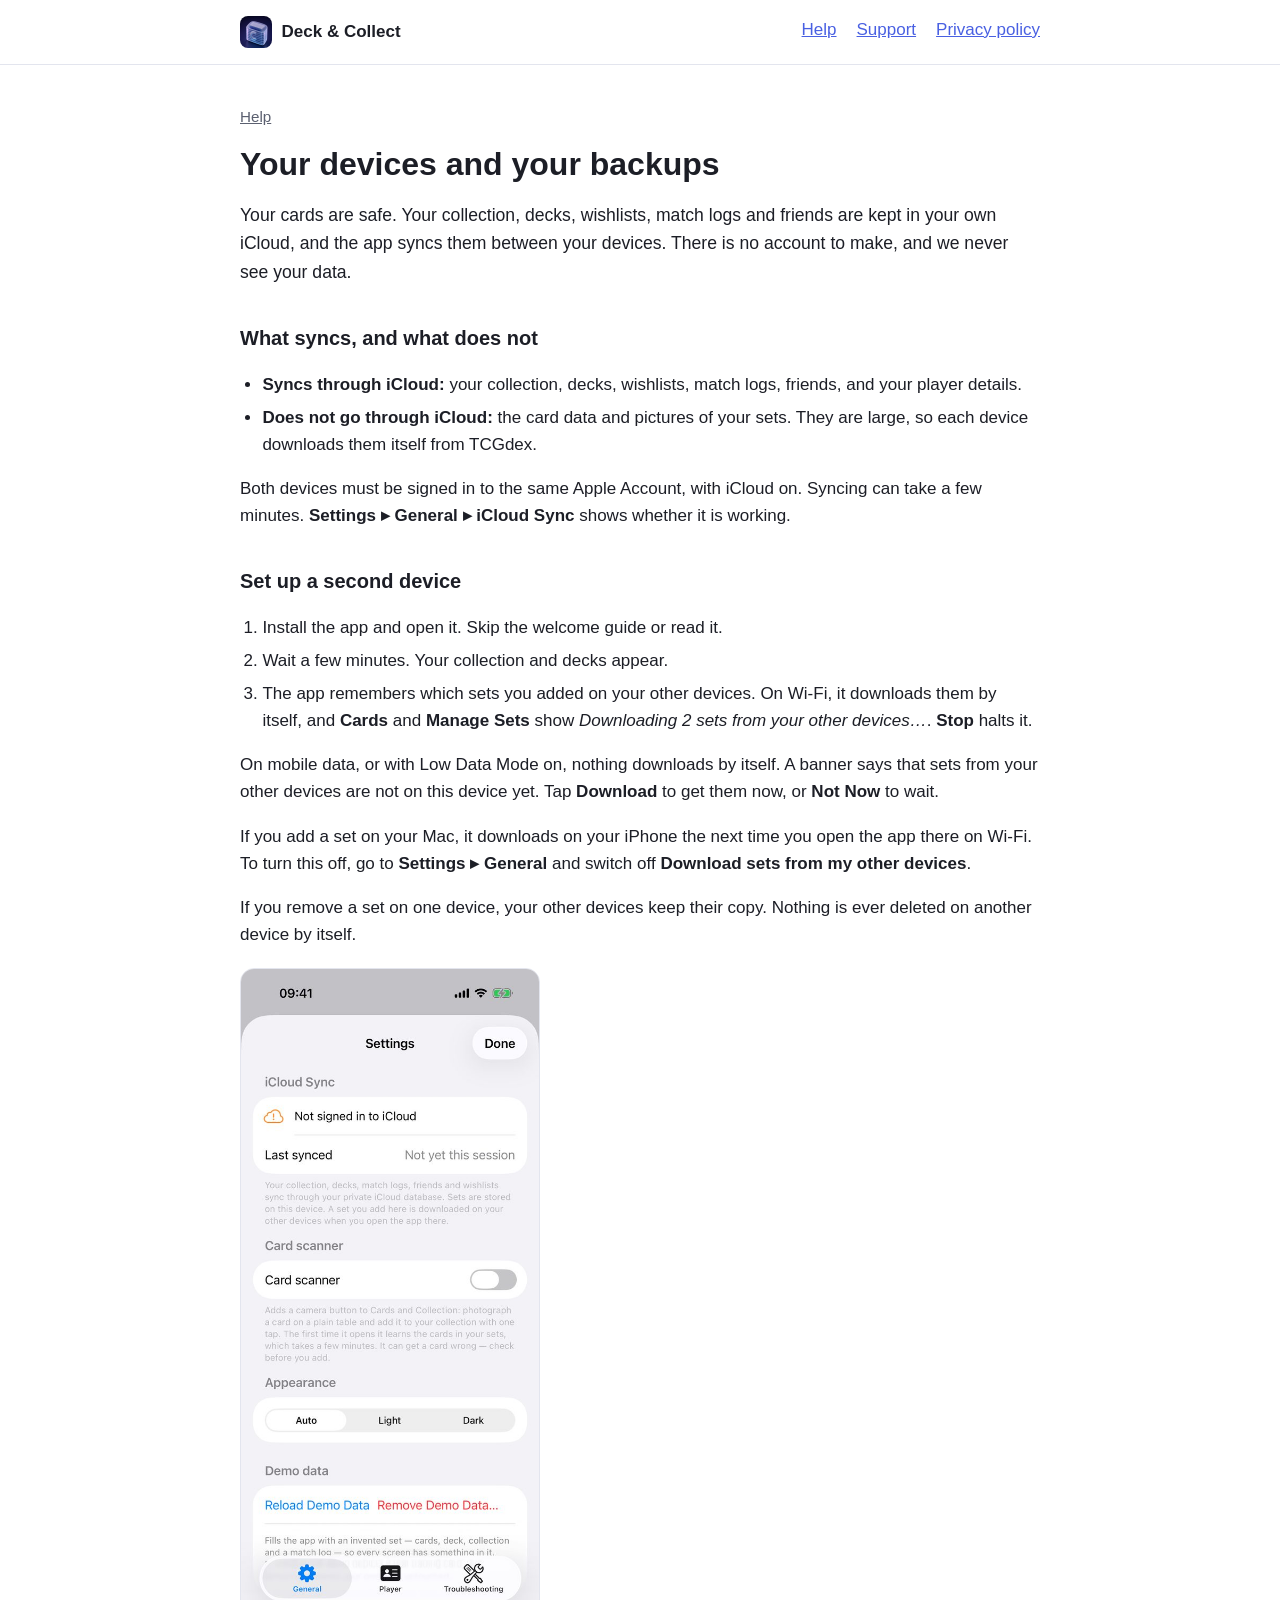
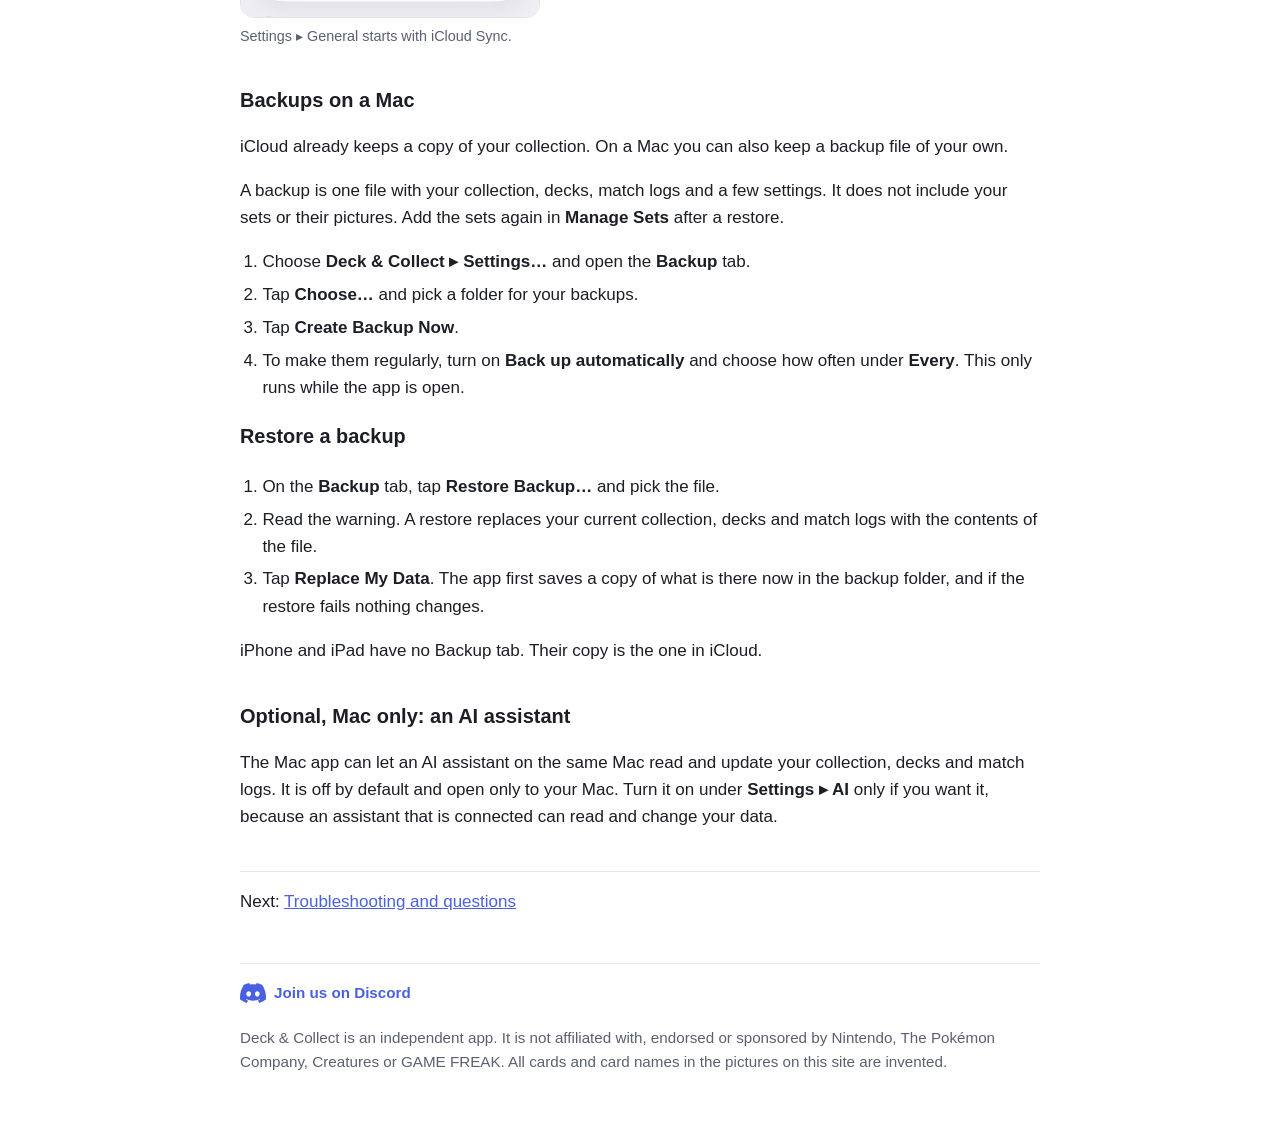
<file: devices-and-backup.html>
<!doctype html>
<html lang="en">
<head>
<meta charset="utf-8">
<meta name="viewport" content="width=device-width, initial-scale=1">
<title>Your devices and your backups · Deck &amp; Collect help</title>
<meta name="description" content="What syncs between your iPhone, iPad and Mac in Deck & Collect, how sets download on each device, and how to back up on a Mac.">
<link rel="icon" type="image/png" href="favicon.png">
<link rel="apple-touch-icon" href="apple-touch-icon.png">
<link rel="stylesheet" href="style.css">
</head>
<body>
<header class="site"><div>
  <a class="brand" href="./"><img src="logo.png" alt="" width="32" height="32">Deck &amp; Collect</a>
  <a href="index.html">Help</a>
  <a href="support.html">Support</a>
  <a href="privacy.html">Privacy policy</a>
</div></header>
<main class="help">
<nav class="crumb"><a href="index.html">Help</a></nav>
<h1>Your devices and your backups</h1>

<p class="lead">Your cards are safe. Your collection, decks, wishlists, match logs and friends are kept in your own iCloud, and the app syncs them between your devices. There is no account to make, and we never see your data.</p>

<h2>What syncs, and what does not</h2>
<ul>
  <li><strong>Syncs through iCloud:</strong> your collection, decks, wishlists, match logs, friends, and your player details.</li>
  <li><strong>Does not go through iCloud:</strong> the card data and pictures of your sets. They are large, so each device downloads them itself from TCGdex.</li>
</ul>
<p>Both devices must be signed in to the same Apple Account, with iCloud on. Syncing can take a few minutes. <strong>Settings ▸ General ▸ iCloud Sync</strong> shows whether it is working.</p>

<h2>Set up a second device</h2>
<ol>
  <li>Install the app and open it. Skip the welcome guide or read it.</li>
  <li>Wait a few minutes. Your collection and decks appear.</li>
  <li>The app remembers which sets you added on your other devices. On Wi-Fi, it downloads them by itself, and <strong>Cards</strong> and <strong>Manage Sets</strong> show <em>Downloading 2 sets from your other devices…</em>. <strong>Stop</strong> halts it.</li>
</ol>
<p>On mobile data, or with Low Data Mode on, nothing downloads by itself. A banner says that sets from your other devices are not on this device yet. Tap <strong>Download</strong> to get them now, or <strong>Not Now</strong> to wait.</p>
<p>If you add a set on your Mac, it downloads on your iPhone the next time you open the app there on Wi-Fi. To turn this off, go to <strong>Settings ▸ General</strong> and switch off <strong>Download sets from my other devices</strong>.</p>
<p>If you remove a set on one device, your other devices keep their copy. Nothing is ever deleted on another device by itself.</p>
<figure class="phone"><img src="img/settings-general.jpg" alt="The General tab of Settings on iPhone, with the iCloud Sync section at the top." loading="lazy"><figcaption>Settings ▸ General starts with iCloud Sync.</figcaption></figure>


<h2>Backups on a Mac</h2>
<p>iCloud already keeps a copy of your collection. On a Mac you can also keep a backup file of your own.</p>
<p>A backup is one file with your collection, decks, match logs and a few settings. It does not include your sets or their pictures. Add the sets again in <strong>Manage Sets</strong> after a restore.</p>
<ol>
  <li>Choose <strong>Deck &amp; Collect ▸ Settings…</strong> and open the <strong>Backup</strong> tab.</li>
  <li>Tap <strong>Choose…</strong> and pick a folder for your backups.</li>
  <li>Tap <strong>Create Backup Now</strong>.</li>
  <li>To make them regularly, turn on <strong>Back up automatically</strong> and choose how often under <strong>Every</strong>. This only runs while the app is open.</li>
</ol>
<h3>Restore a backup</h3>
<ol>
  <li>On the <strong>Backup</strong> tab, tap <strong>Restore Backup…</strong> and pick the file.</li>
  <li>Read the warning. A restore replaces your current collection, decks and match logs with the contents of the file.</li>
  <li>Tap <strong>Replace My Data</strong>. The app first saves a copy of what is there now in the backup folder, and if the restore fails nothing changes.</li>
</ol>
<p>iPhone and iPad have no Backup tab. Their copy is the one in iCloud.</p>

<h2>Optional, Mac only: an AI assistant</h2>
<p>The Mac app can let an AI assistant on the same Mac read and update your collection, decks and match logs. It is off by default and open only to your Mac. Turn it on under <strong>Settings ▸ AI</strong> only if you want it, because an assistant that is connected can read and change your data.</p>
<p class="steps-next">Next: <a href="troubleshooting.html">Troubleshooting and questions</a></p>
<footer>
  <p class="community" style="margin: 0 0 0.8rem;"><a href="https://discord.gg/d5BwXKEC8r" style="display: inline-flex; align-items: center; gap: 0.5rem; text-decoration: none; font-weight: 600;"><svg viewBox="0 0 24 24" width="26" height="26" fill="currentColor" role="img" aria-label="Discord"><path d="M20.317 4.3698a19.7913 19.7913 0 00-4.8851-1.5152.0741.0741 0 00-.0785.0371c-.211.3753-.4447.8648-.6083 1.2495-1.8447-.2762-3.68-.2762-5.4868 0-.1636-.3933-.4058-.8742-.6177-1.2495a.077.077 0 00-.0785-.037 19.7363 19.7363 0 00-4.8852 1.515.0699.0699 0 00-.0321.0277C.5334 9.0458-.319 13.5799.0992 18.0578a.0824.0824 0 00.0312.0561c2.0528 1.5076 4.0413 2.4228 5.9929 3.0294a.0777.0777 0 00.0842-.0276c.4616-.6304.8731-1.2952 1.226-1.9942a.076.076 0 00-.0416-.1057c-.6528-.2476-1.2743-.5495-1.8722-.8923a.077.077 0 01-.0076-.1277c.1258-.0943.2517-.1923.3718-.2914a.0743.0743 0 01.0776-.0105c3.9278 1.7933 8.18 1.7933 12.0614 0a.0739.0739 0 01.0785.0095c.1202.099.246.1981.3728.2924a.077.077 0 01-.0066.1276 12.2986 12.2986 0 01-1.873.8914.0766.0766 0 00-.0407.1067c.3604.698.7719 1.3628 1.225 1.9932a.076.076 0 00.0842.0286c1.961-.6067 3.9495-1.5219 6.0023-3.0294a.077.077 0 00.0313-.0552c.5004-5.177-.8382-9.6739-3.5485-13.6604a.061.061 0 00-.0312-.0286zM8.02 15.3312c-1.1825 0-2.1569-1.0857-2.1569-2.419 0-1.3332.9555-2.4189 2.157-2.4189 1.2108 0 2.1757 1.0952 2.1568 2.419 0 1.3332-.9555 2.4189-2.1569 2.4189zm7.9748 0c-1.1825 0-2.1569-1.0857-2.1569-2.419 0-1.3332.9554-2.4189 2.1569-2.4189 1.2108 0 2.1757 1.0952 2.1568 2.419 0 1.3332-.946 2.4189-2.1568 2.4189Z"/></svg>Join us on Discord</a></p>
  Deck &amp; Collect is an independent app. It is not affiliated with, endorsed or sponsored by Nintendo, The Pokémon Company, Creatures or GAME FREAK. All cards and card names in the pictures on this site are invented.
</footer>
</main>
</body>
</html>
</file>
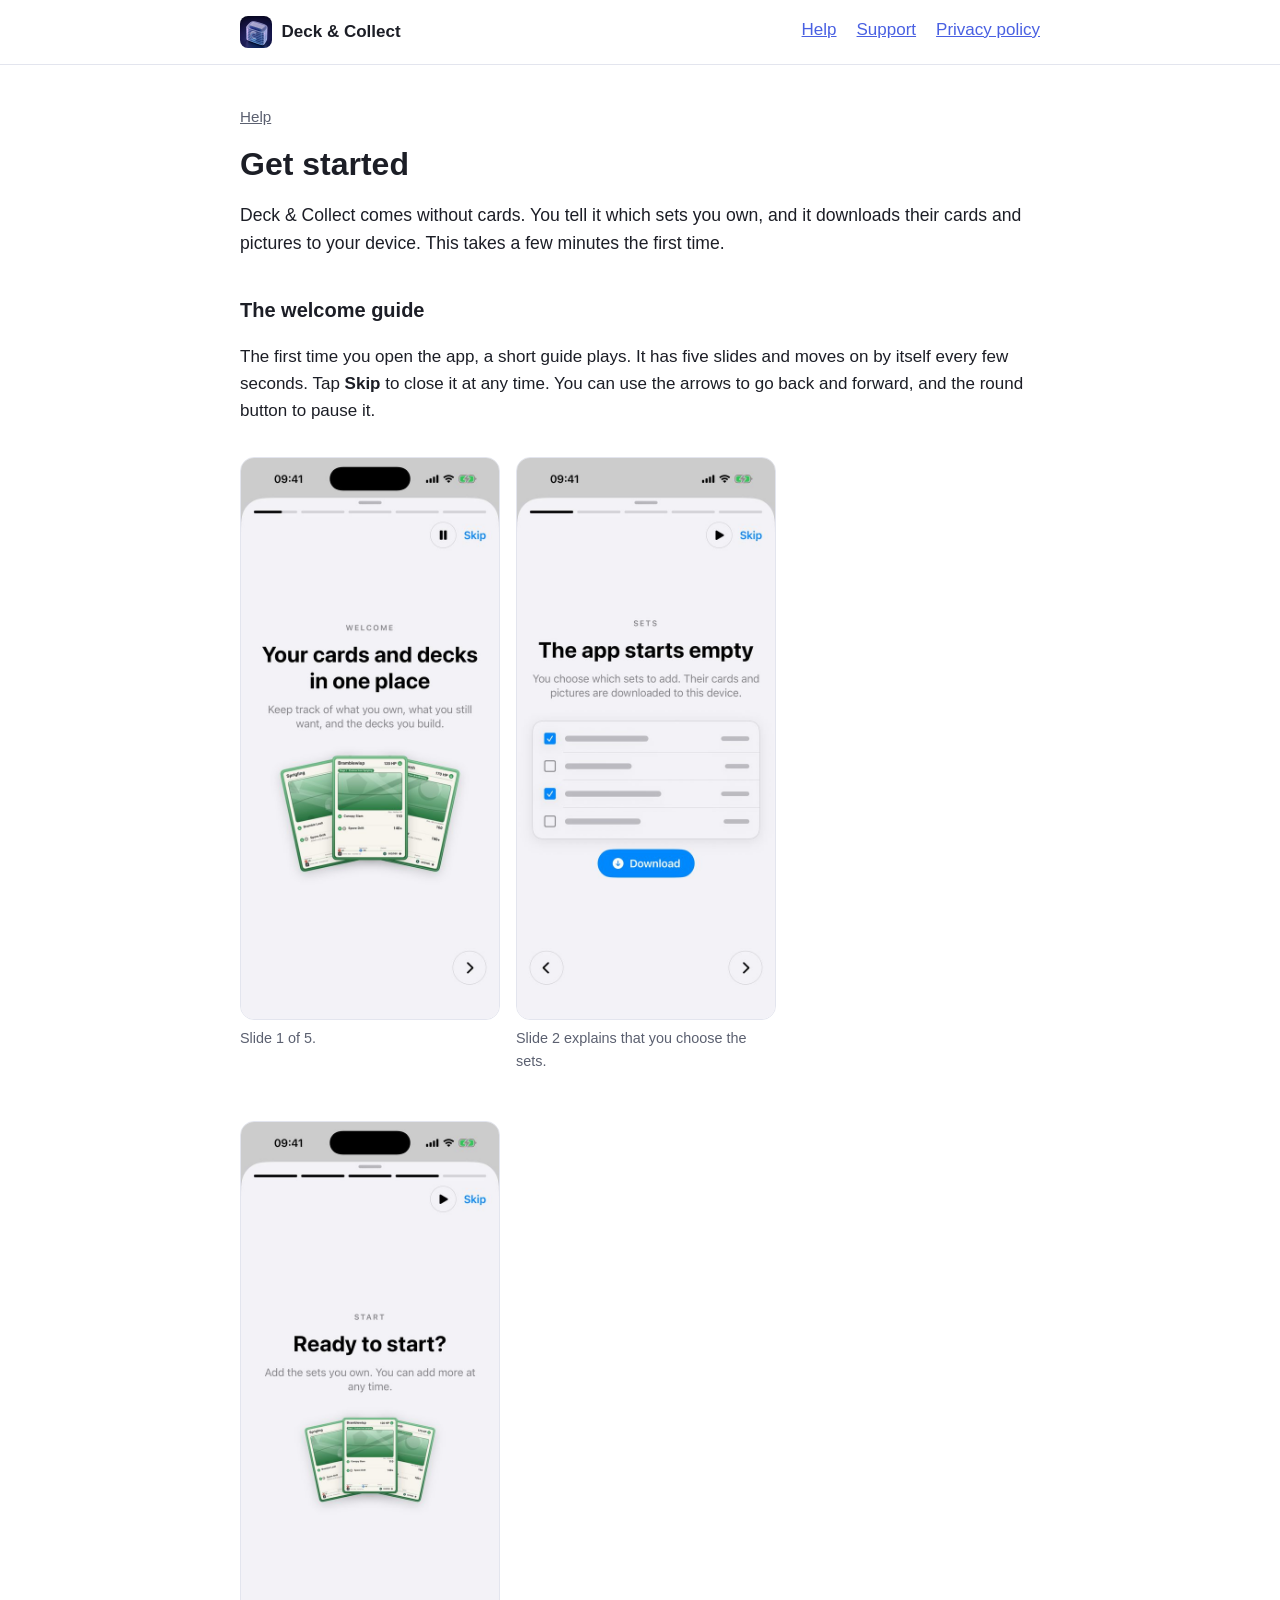
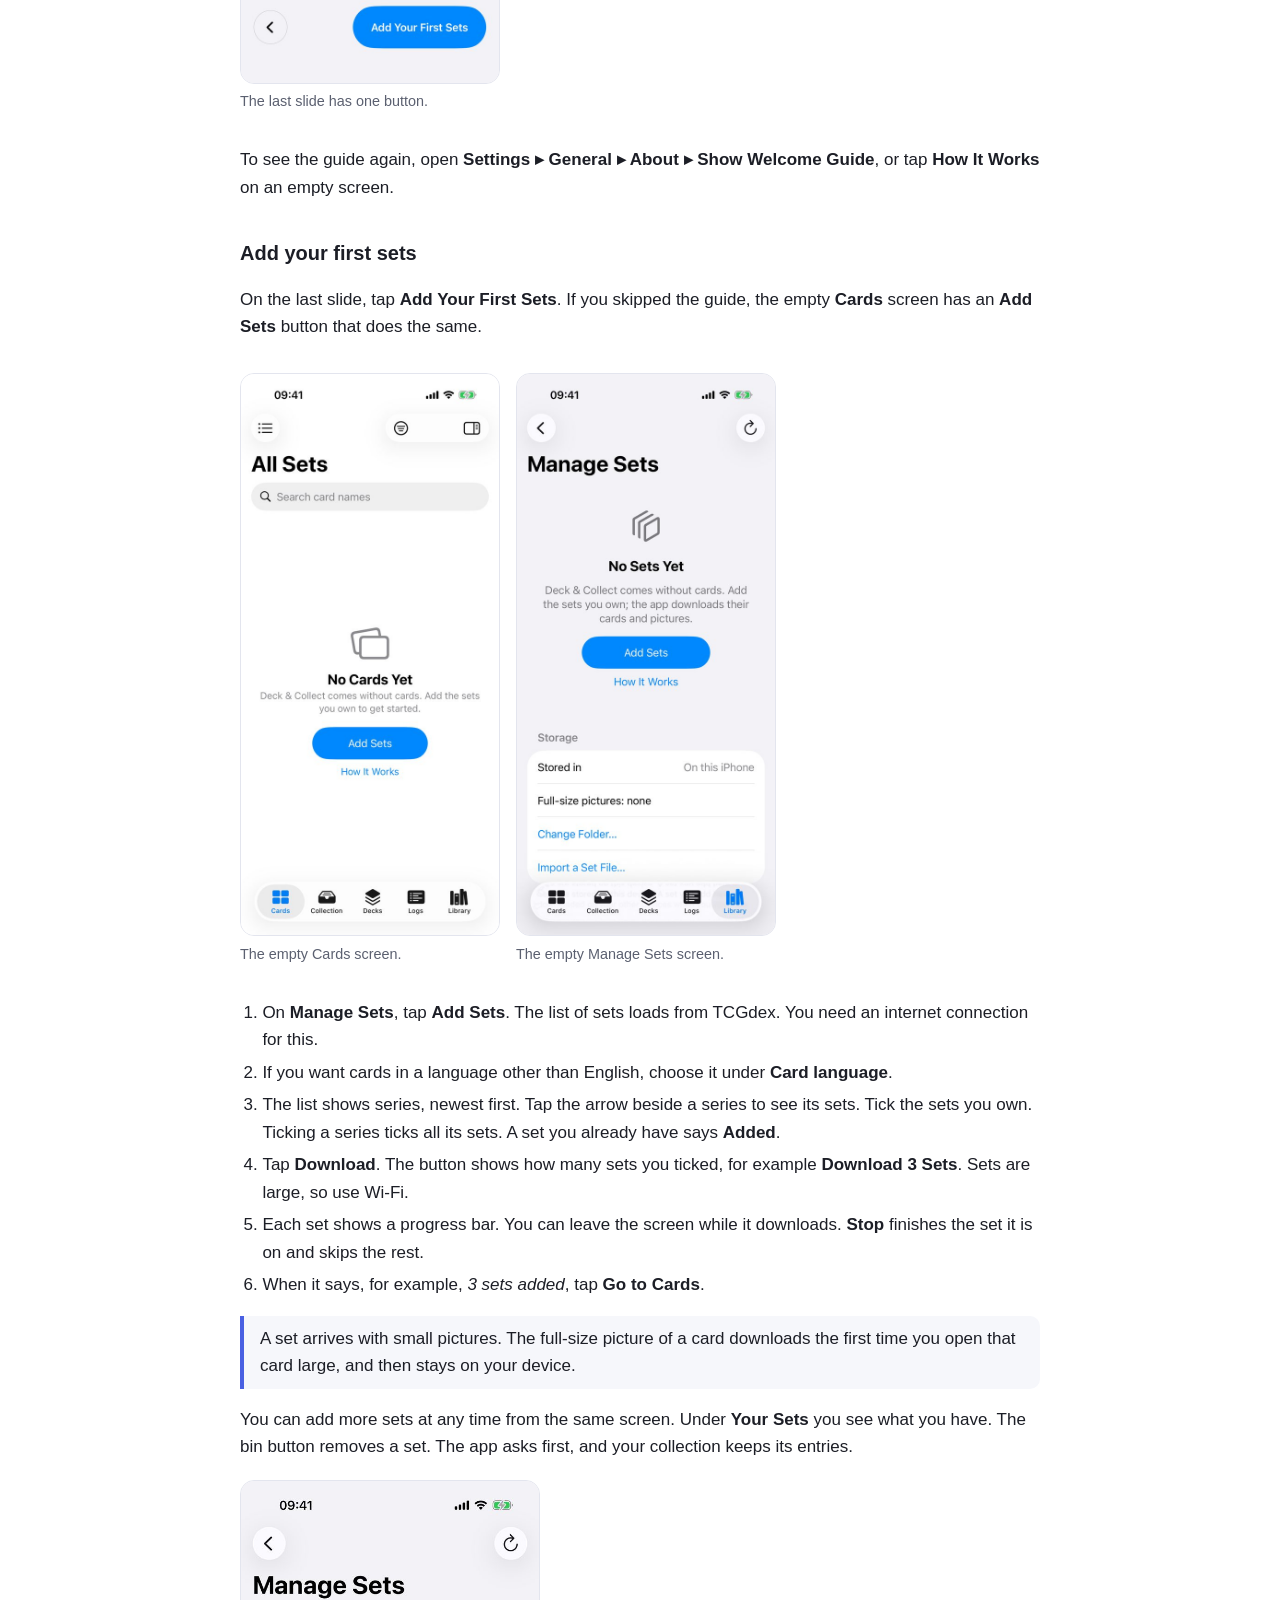
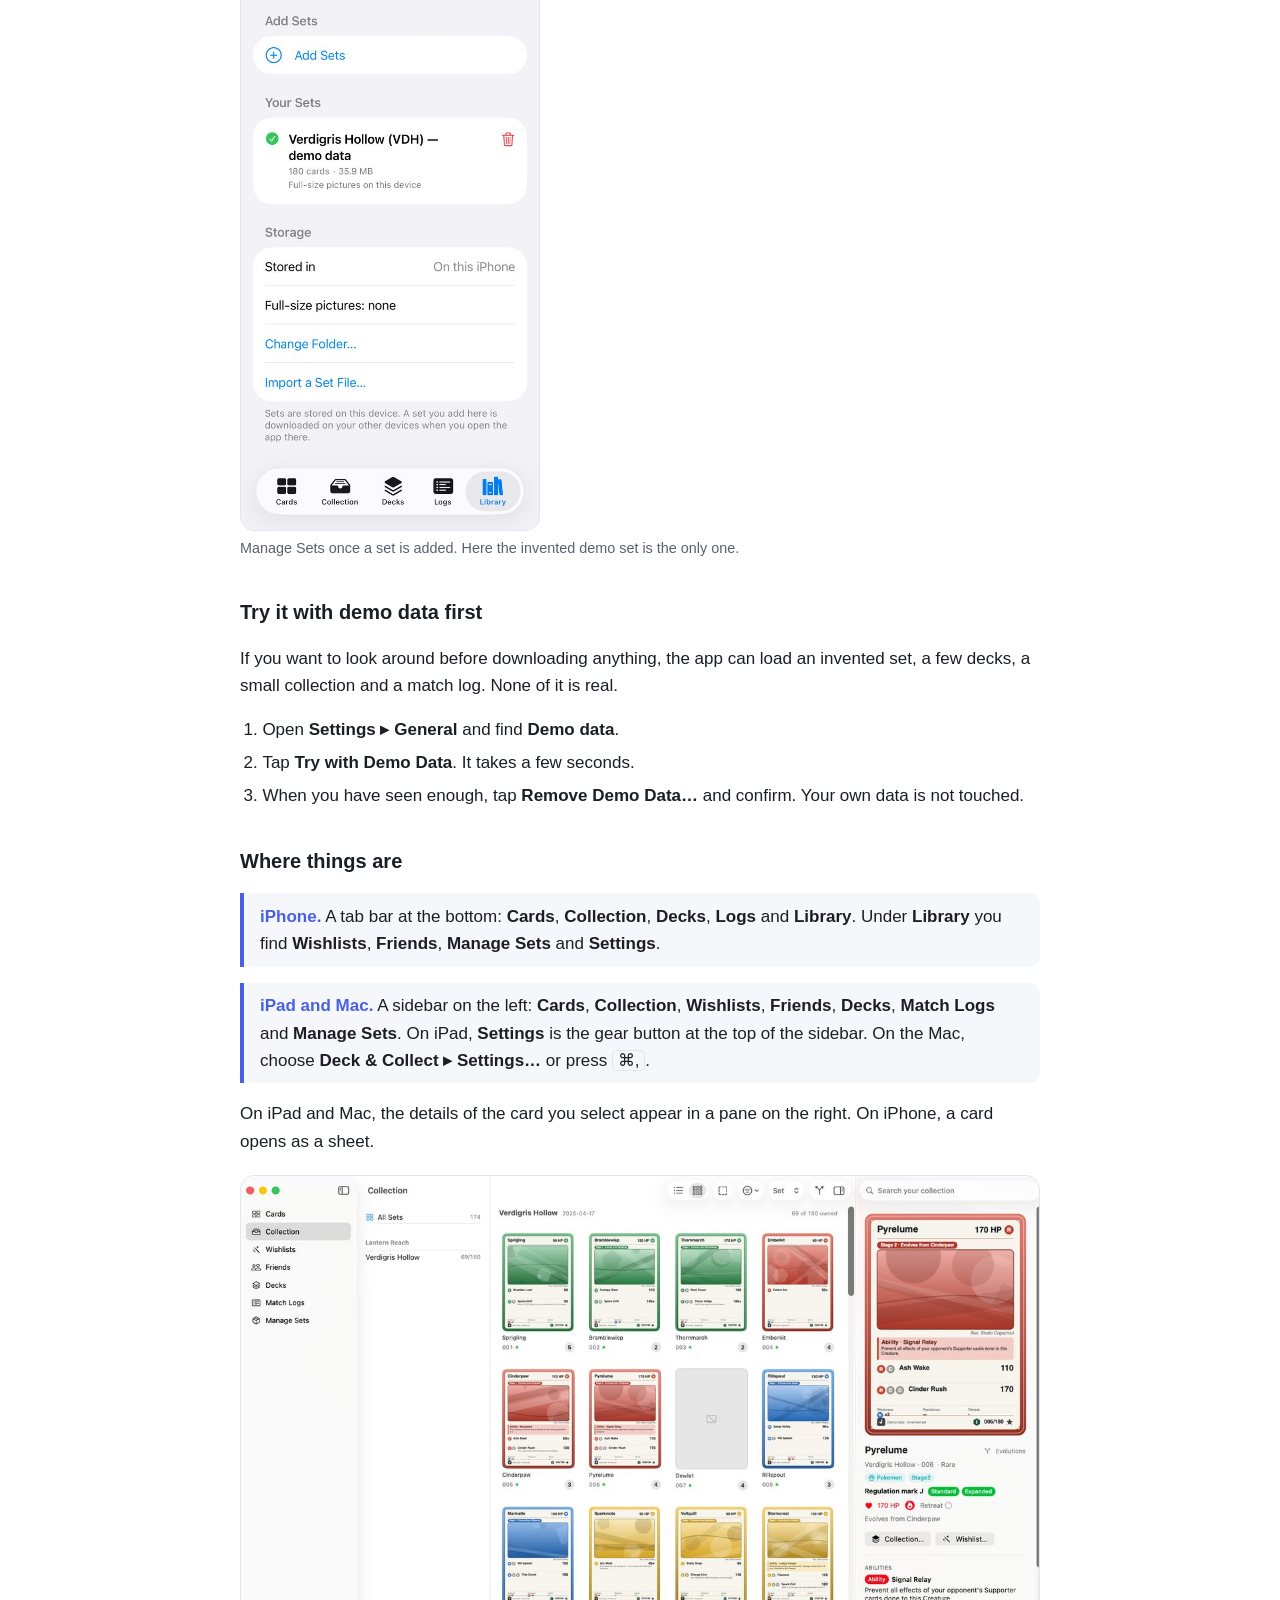
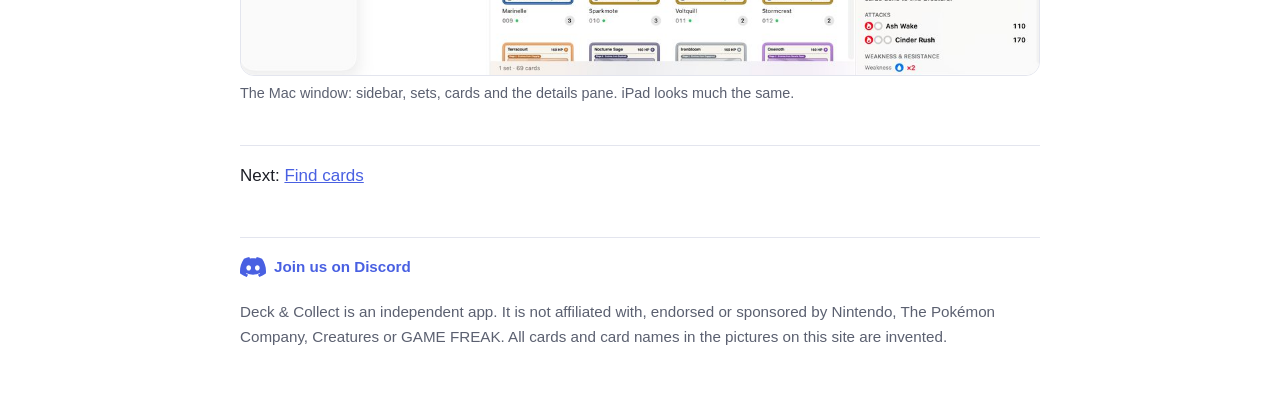
<file: getting-started.html>
<!doctype html>
<html lang="en">
<head>
<meta charset="utf-8">
<meta name="viewport" content="width=device-width, initial-scale=1">
<title>Get started · Deck &amp; Collect help</title>
<meta name="description" content="First launch, the welcome guide, adding your first sets and finding your way around Deck & Collect.">
<link rel="icon" type="image/png" href="favicon.png">
<link rel="apple-touch-icon" href="apple-touch-icon.png">
<link rel="stylesheet" href="style.css">
</head>
<body>
<header class="site"><div>
  <a class="brand" href="./"><img src="logo.png" alt="" width="32" height="32">Deck &amp; Collect</a>
  <a href="index.html">Help</a>
  <a href="support.html">Support</a>
  <a href="privacy.html">Privacy policy</a>
</div></header>
<main class="help">
<nav class="crumb"><a href="index.html">Help</a></nav>
<h1>Get started</h1>

<p class="lead">Deck &amp; Collect comes without cards. You tell it which sets you own, and it downloads their cards and pictures to your device. This takes a few minutes the first time.</p>

<h2>The welcome guide</h2>
<p>The first time you open the app, a short guide plays. It has five slides and moves on by itself every few seconds. Tap <strong>Skip</strong> to close it at any time. You can use the arrows to go back and forward, and the round button to pause it.</p>
<div class="pair">
<figure class="phone"><img src="img/welcome-1.jpg" alt="The first slide of the welcome guide, titled Your cards and decks in one place, with three fanned cards." loading="lazy"><figcaption>Slide 1 of 5.</figcaption></figure>
<figure class="phone"><img src="img/welcome-2.jpg" alt="The second slide of the welcome guide, titled The app starts empty, with a list of sets and a Download button." loading="lazy"><figcaption>Slide 2 explains that you choose the sets.</figcaption></figure>
<figure class="phone"><img src="img/welcome-5.jpg" alt="The last slide of the welcome guide, with the button Add Your First Sets." loading="lazy"><figcaption>The last slide has one button.</figcaption></figure>
</div>

<p>To see the guide again, open <strong>Settings ▸ General ▸ About ▸ Show Welcome Guide</strong>, or tap <strong>How It Works</strong> on an empty screen.</p>

<h2>Add your first sets</h2>
<p>On the last slide, tap <strong>Add Your First Sets</strong>. If you skipped the guide, the empty <strong>Cards</strong> screen has an <strong>Add Sets</strong> button that does the same.</p>
<div class="pair">
<figure class="phone"><img src="img/cards-empty.jpg" alt="The empty Cards screen on iPhone, with the message No Cards Yet and the buttons Add Sets and How It Works." loading="lazy"><figcaption>The empty Cards screen.</figcaption></figure>
<figure class="phone"><img src="img/sets-empty.jpg" alt="The empty Manage Sets screen on iPhone, with the message No Sets Yet and the buttons Add Sets and How It Works." loading="lazy"><figcaption>The empty Manage Sets screen.</figcaption></figure>
</div>

<ol>
  <li>On <strong>Manage Sets</strong>, tap <strong>Add Sets</strong>. The list of sets loads from TCGdex. You need an internet connection for this.</li>
  <li>If you want cards in a language other than English, choose it under <strong>Card language</strong>.</li>
  <li>The list shows series, newest first. Tap the arrow beside a series to see its sets. Tick the sets you own. Ticking a series ticks all its sets. A set you already have says <strong>Added</strong>.</li>
  <li>Tap <strong>Download</strong>. The button shows how many sets you ticked, for example <strong>Download 3 Sets</strong>. Sets are large, so use Wi-Fi.</li>
  <li>Each set shows a progress bar. You can leave the screen while it downloads. <strong>Stop</strong> finishes the set it is on and skips the rest.</li>
  <li>When it says, for example, <em>3 sets added</em>, tap <strong>Go to Cards</strong>.</li>
</ol>
<div class="note">A set arrives with small pictures. The full-size picture of a card downloads the first time you open that card large, and then stays on your device.</div>
<p>You can add more sets at any time from the same screen. Under <strong>Your Sets</strong> you see what you have. The bin button removes a set. The app asks first, and your collection keeps its entries.</p>
<figure class="phone"><img src="img/your-sets.jpg" alt="The Manage Sets screen with one set listed under Your Sets, and the Storage section below it." loading="lazy"><figcaption>Manage Sets once a set is added. Here the invented demo set is the only one.</figcaption></figure>


<h2>Try it with demo data first</h2>
<p>If you want to look around before downloading anything, the app can load an invented set, a few decks, a small collection and a match log. None of it is real.</p>
<ol>
  <li>Open <strong>Settings ▸ General</strong> and find <strong>Demo data</strong>.</li>
  <li>Tap <strong>Try with Demo Data</strong>. It takes a few seconds.</li>
  <li>When you have seen enough, tap <strong>Remove Demo Data…</strong> and confirm. Your own data is not touched.</li>
</ol>

<h2>Where things are</h2>
<div class="device"><strong>iPhone.</strong> A tab bar at the bottom: <strong>Cards</strong>, <strong>Collection</strong>, <strong>Decks</strong>, <strong>Logs</strong> and <strong>Library</strong>. Under <strong>Library</strong> you find <strong>Wishlists</strong>, <strong>Friends</strong>, <strong>Manage Sets</strong> and <strong>Settings</strong>.</div>
<div class="device"><strong>iPad and Mac.</strong> A sidebar on the left: <strong>Cards</strong>, <strong>Collection</strong>, <strong>Wishlists</strong>, <strong>Friends</strong>, <strong>Decks</strong>, <strong>Match Logs</strong> and <strong>Manage Sets</strong>. On iPad, <strong>Settings</strong> is the gear button at the top of the sidebar. On the Mac, choose <strong>Deck &amp; Collect ▸ Settings…</strong> or press <kbd>⌘,</kbd>.</div>
<p>On iPad and Mac, the details of the card you select appear in a pane on the right. On iPhone, a card opens as a sheet.</p>
<figure class="tablet"><img src="img/mac-collection.jpg" alt="The Mac app showing the Collection screen: the sidebar on the left, a column of sets, a grid of cards and the details of one card on the right." loading="lazy"><figcaption>The Mac window: sidebar, sets, cards and the details pane. iPad looks much the same.</figcaption></figure>

<p class="steps-next">Next: <a href="cards-and-search.html">Find cards</a></p>
<footer>
  <p class="community" style="margin: 0 0 0.8rem;"><a href="https://discord.gg/d5BwXKEC8r" style="display: inline-flex; align-items: center; gap: 0.5rem; text-decoration: none; font-weight: 600;"><svg viewBox="0 0 24 24" width="26" height="26" fill="currentColor" role="img" aria-label="Discord"><path d="M20.317 4.3698a19.7913 19.7913 0 00-4.8851-1.5152.0741.0741 0 00-.0785.0371c-.211.3753-.4447.8648-.6083 1.2495-1.8447-.2762-3.68-.2762-5.4868 0-.1636-.3933-.4058-.8742-.6177-1.2495a.077.077 0 00-.0785-.037 19.7363 19.7363 0 00-4.8852 1.515.0699.0699 0 00-.0321.0277C.5334 9.0458-.319 13.5799.0992 18.0578a.0824.0824 0 00.0312.0561c2.0528 1.5076 4.0413 2.4228 5.9929 3.0294a.0777.0777 0 00.0842-.0276c.4616-.6304.8731-1.2952 1.226-1.9942a.076.076 0 00-.0416-.1057c-.6528-.2476-1.2743-.5495-1.8722-.8923a.077.077 0 01-.0076-.1277c.1258-.0943.2517-.1923.3718-.2914a.0743.0743 0 01.0776-.0105c3.9278 1.7933 8.18 1.7933 12.0614 0a.0739.0739 0 01.0785.0095c.1202.099.246.1981.3728.2924a.077.077 0 01-.0066.1276 12.2986 12.2986 0 01-1.873.8914.0766.0766 0 00-.0407.1067c.3604.698.7719 1.3628 1.225 1.9932a.076.076 0 00.0842.0286c1.961-.6067 3.9495-1.5219 6.0023-3.0294a.077.077 0 00.0313-.0552c.5004-5.177-.8382-9.6739-3.5485-13.6604a.061.061 0 00-.0312-.0286zM8.02 15.3312c-1.1825 0-2.1569-1.0857-2.1569-2.419 0-1.3332.9555-2.4189 2.157-2.4189 1.2108 0 2.1757 1.0952 2.1568 2.419 0 1.3332-.9555 2.4189-2.1569 2.4189zm7.9748 0c-1.1825 0-2.1569-1.0857-2.1569-2.419 0-1.3332.9554-2.4189 2.1569-2.4189 1.2108 0 2.1757 1.0952 2.1568 2.419 0 1.3332-.946 2.4189-2.1568 2.4189Z"/></svg>Join us on Discord</a></p>
  Deck &amp; Collect is an independent app. It is not affiliated with, endorsed or sponsored by Nintendo, The Pokémon Company, Creatures or GAME FREAK. All cards and card names in the pictures on this site are invented.
</footer>
</main>
</body>
</html>
</file>
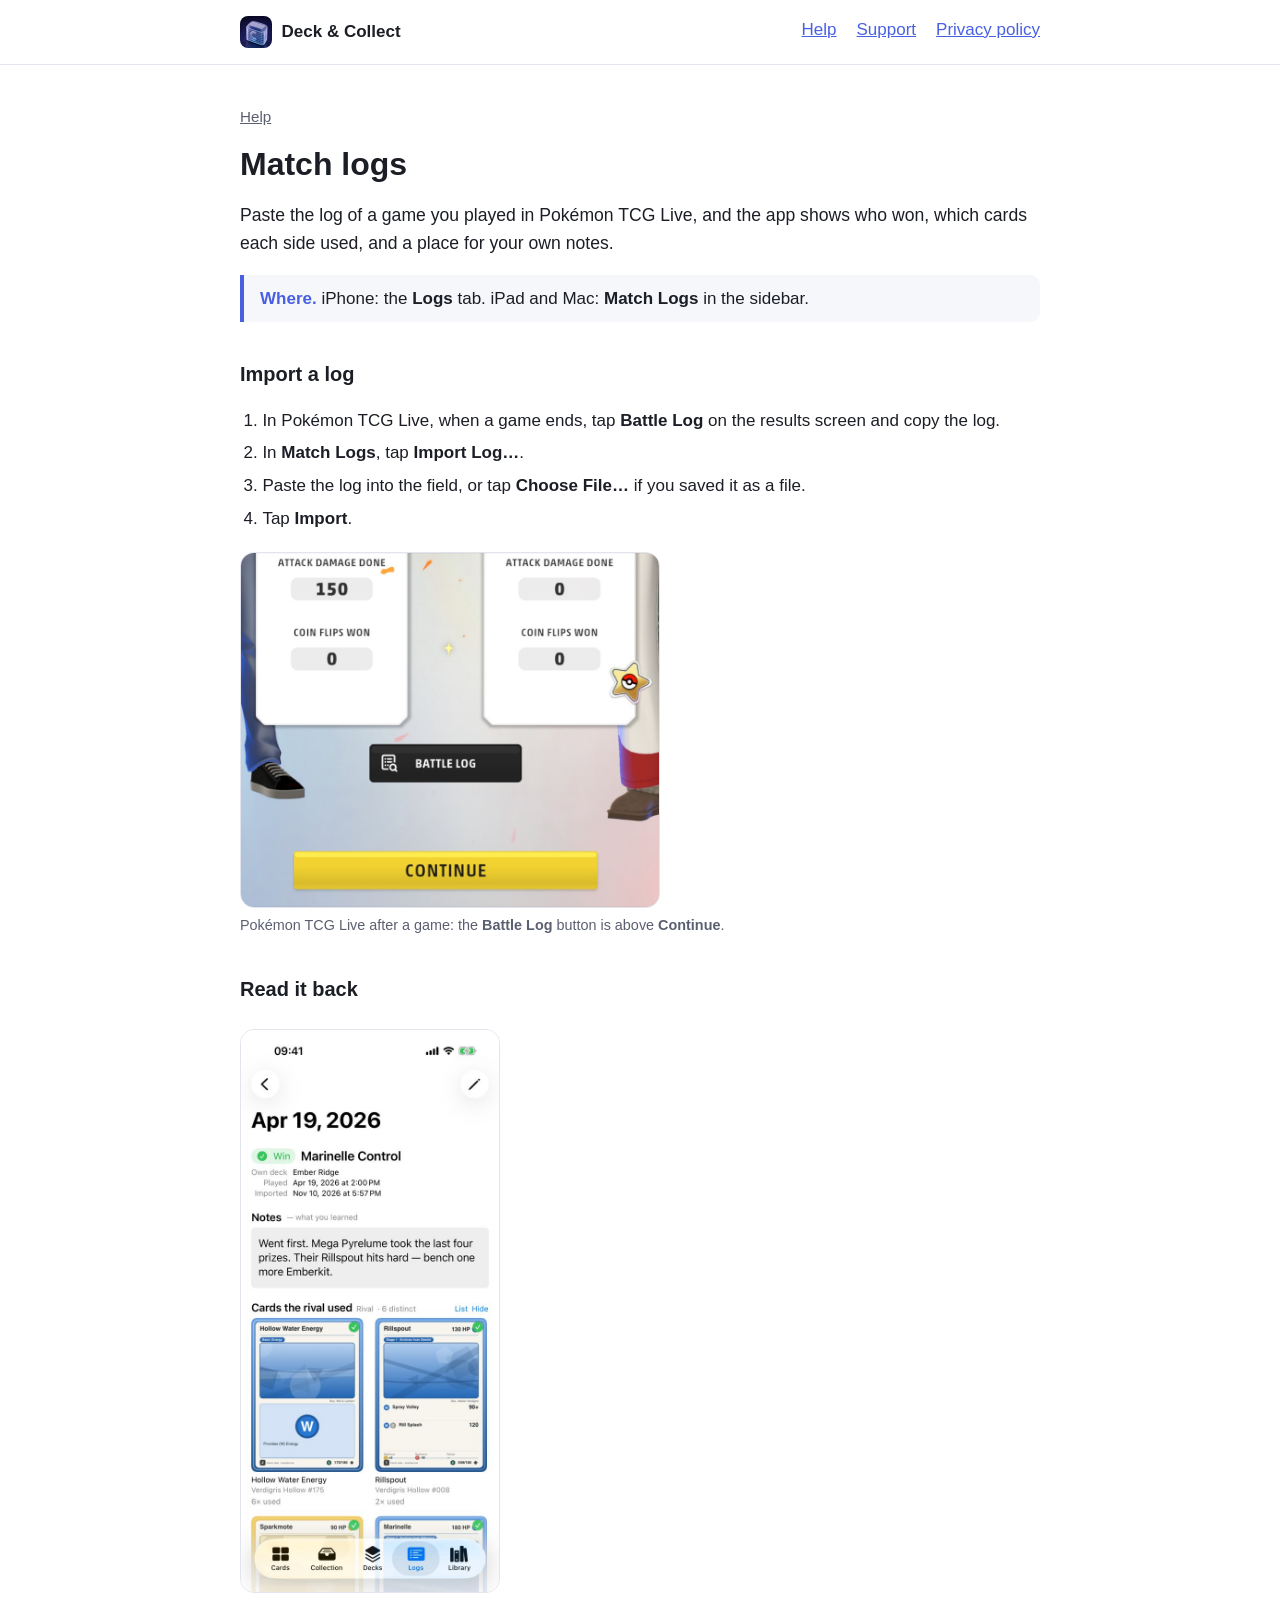
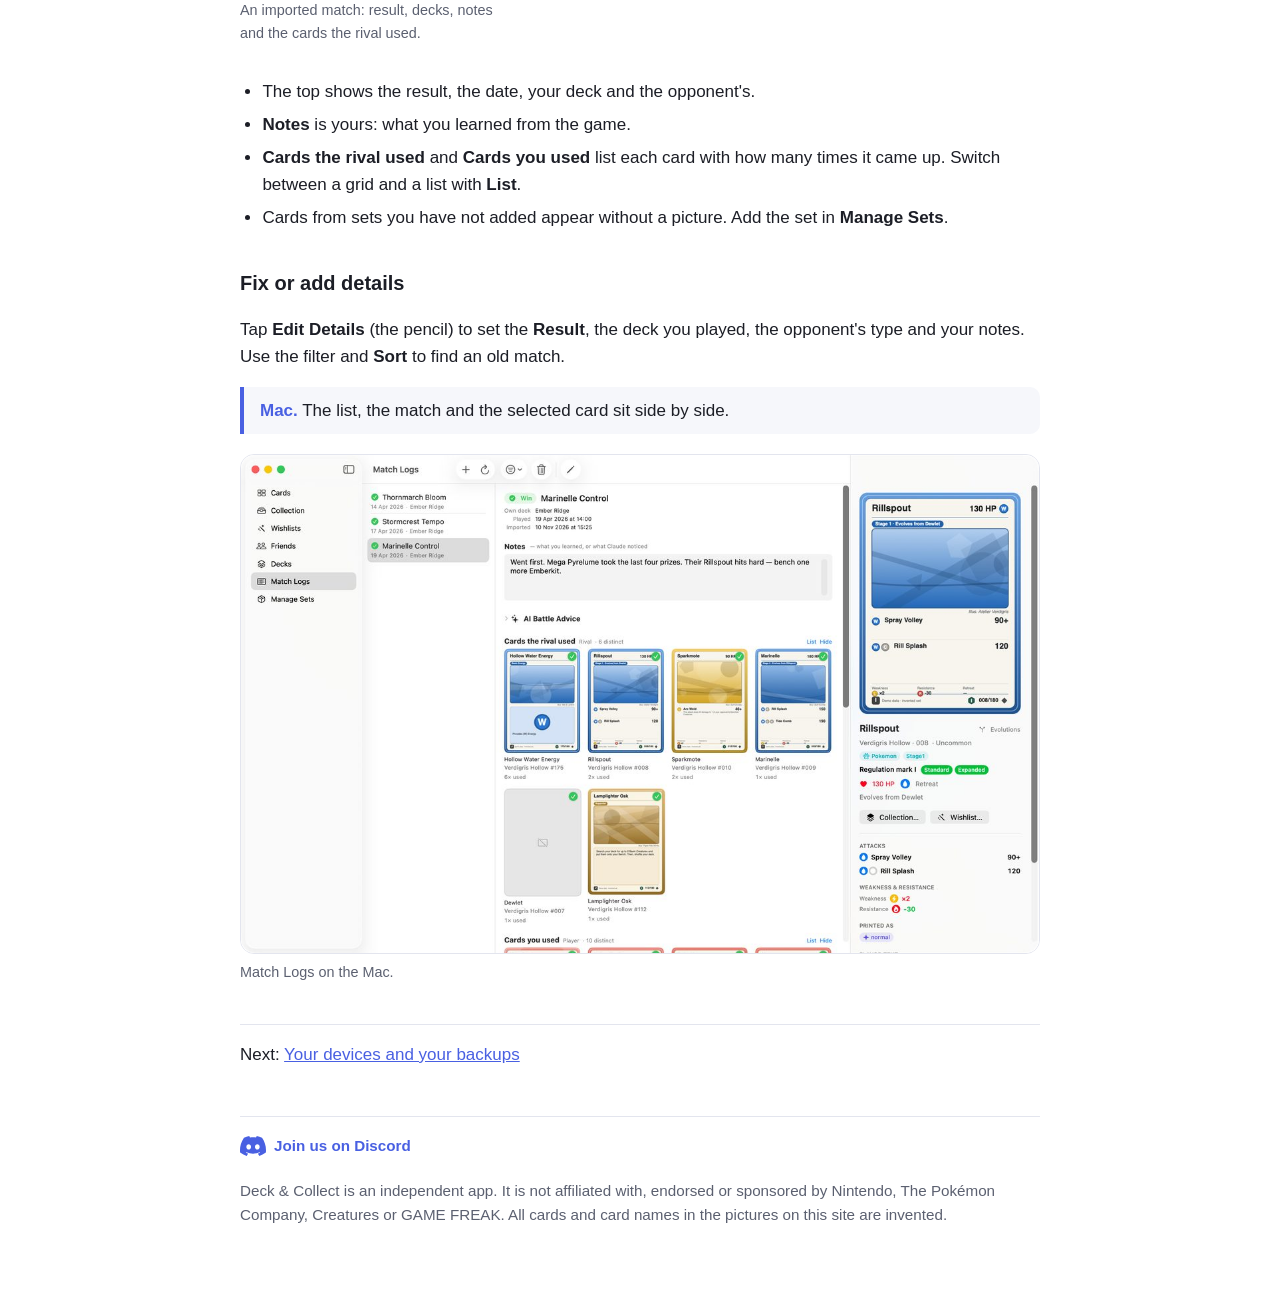
<file: match-logs.html>
<!doctype html>
<html lang="en">
<head>
<meta charset="utf-8">
<meta name="viewport" content="width=device-width, initial-scale=1">
<title>Match logs · Deck &amp; Collect help</title>
<meta name="description" content="Import a Pokémon TCG Live match log into Deck & Collect and read the game back.">
<link rel="icon" type="image/png" href="favicon.png">
<link rel="apple-touch-icon" href="apple-touch-icon.png">
<link rel="stylesheet" href="style.css">
</head>
<body>
<header class="site"><div>
  <a class="brand" href="./"><img src="logo.png" alt="" width="32" height="32">Deck &amp; Collect</a>
  <a href="index.html">Help</a>
  <a href="support.html">Support</a>
  <a href="privacy.html">Privacy policy</a>
</div></header>
<main class="help">
<nav class="crumb"><a href="index.html">Help</a></nav>
<h1>Match logs</h1>

<p class="lead">Paste the log of a game you played in Pokémon TCG Live, and the app shows who won, which cards each side used, and a place for your own notes.</p>
<div class="device"><strong>Where.</strong> iPhone: the <strong>Logs</strong> tab. iPad and Mac: <strong>Match Logs</strong> in the sidebar.</div>

<h2>Import a log</h2>
<ol>
  <li>In Pokémon TCG Live, when a game ends, tap <strong>Battle Log</strong> on the results screen and copy the log.</li>
  <li>In <strong>Match Logs</strong>, tap <strong>Import Log…</strong>.</li>
  <li>Paste the log into the field, or tap <strong>Choose File…</strong> if you saved it as a file.</li>
  <li>Tap <strong>Import</strong>.</li>
</ol>
<figure class="tablet"><img src="img/tcg-live-battle-log.jpg" alt="The results screen of Pokémon TCG Live after a game, with a dark Battle Log button above the yellow Continue button." loading="lazy" style="max-width: 420px;"><figcaption>Pokémon TCG Live after a game: the <strong>Battle Log</strong> button is above <strong>Continue</strong>.</figcaption></figure>

<h2>Read it back</h2>
<div class="pair">
<figure class="phone"><img src="img/match-log.jpg" alt="A match log on iPhone showing the date, a Win result, the opponent deck, the own deck, a note, and the cards the rival used with how many times each." loading="lazy"><figcaption>An imported match: result, decks, notes and the cards the rival used.</figcaption></figure>
</div>

<ul>
  <li>The top shows the result, the date, your deck and the opponent's.</li>
  <li><strong>Notes</strong> is yours: what you learned from the game.</li>
  <li><strong>Cards the rival used</strong> and <strong>Cards you used</strong> list each card with how many times it came up. Switch between a grid and a list with <strong>List</strong>.</li>
  <li>Cards from sets you have not added appear without a picture. Add the set in <strong>Manage Sets</strong>.</li>
</ul>

<h2>Fix or add details</h2>
<p>Tap <strong>Edit Details</strong> (the pencil) to set the <strong>Result</strong>, the deck you played, the opponent's type and your notes. Use the filter and <strong>Sort</strong> to find an old match.</p>
<div class="device"><strong>Mac.</strong> The list, the match and the selected card sit side by side.</div>
<figure class="tablet"><img src="img/mac-match-log.jpg" alt="The Mac app showing Match Logs with three matches in a list, the notes and the rival cards of one match, and the details of a selected card." loading="lazy"><figcaption>Match Logs on the Mac.</figcaption></figure>

<p class="steps-next">Next: <a href="devices-and-backup.html">Your devices and your backups</a></p>
<footer>
  <p class="community" style="margin: 0 0 0.8rem;"><a href="https://discord.gg/d5BwXKEC8r" style="display: inline-flex; align-items: center; gap: 0.5rem; text-decoration: none; font-weight: 600;"><svg viewBox="0 0 24 24" width="26" height="26" fill="currentColor" role="img" aria-label="Discord"><path d="M20.317 4.3698a19.7913 19.7913 0 00-4.8851-1.5152.0741.0741 0 00-.0785.0371c-.211.3753-.4447.8648-.6083 1.2495-1.8447-.2762-3.68-.2762-5.4868 0-.1636-.3933-.4058-.8742-.6177-1.2495a.077.077 0 00-.0785-.037 19.7363 19.7363 0 00-4.8852 1.515.0699.0699 0 00-.0321.0277C.5334 9.0458-.319 13.5799.0992 18.0578a.0824.0824 0 00.0312.0561c2.0528 1.5076 4.0413 2.4228 5.9929 3.0294a.0777.0777 0 00.0842-.0276c.4616-.6304.8731-1.2952 1.226-1.9942a.076.076 0 00-.0416-.1057c-.6528-.2476-1.2743-.5495-1.8722-.8923a.077.077 0 01-.0076-.1277c.1258-.0943.2517-.1923.3718-.2914a.0743.0743 0 01.0776-.0105c3.9278 1.7933 8.18 1.7933 12.0614 0a.0739.0739 0 01.0785.0095c.1202.099.246.1981.3728.2924a.077.077 0 01-.0066.1276 12.2986 12.2986 0 01-1.873.8914.0766.0766 0 00-.0407.1067c.3604.698.7719 1.3628 1.225 1.9932a.076.076 0 00.0842.0286c1.961-.6067 3.9495-1.5219 6.0023-3.0294a.077.077 0 00.0313-.0552c.5004-5.177-.8382-9.6739-3.5485-13.6604a.061.061 0 00-.0312-.0286zM8.02 15.3312c-1.1825 0-2.1569-1.0857-2.1569-2.419 0-1.3332.9555-2.4189 2.157-2.4189 1.2108 0 2.1757 1.0952 2.1568 2.419 0 1.3332-.9555 2.4189-2.1569 2.4189zm7.9748 0c-1.1825 0-2.1569-1.0857-2.1569-2.419 0-1.3332.9554-2.4189 2.1569-2.4189 1.2108 0 2.1757 1.0952 2.1568 2.419 0 1.3332-.946 2.4189-2.1568 2.4189Z"/></svg>Join us on Discord</a></p>
  Deck &amp; Collect is an independent app. It is not affiliated with, endorsed or sponsored by Nintendo, The Pokémon Company, Creatures or GAME FREAK. All cards and card names in the pictures on this site are invented.
</footer>
</main>
</body>
</html>
</file>
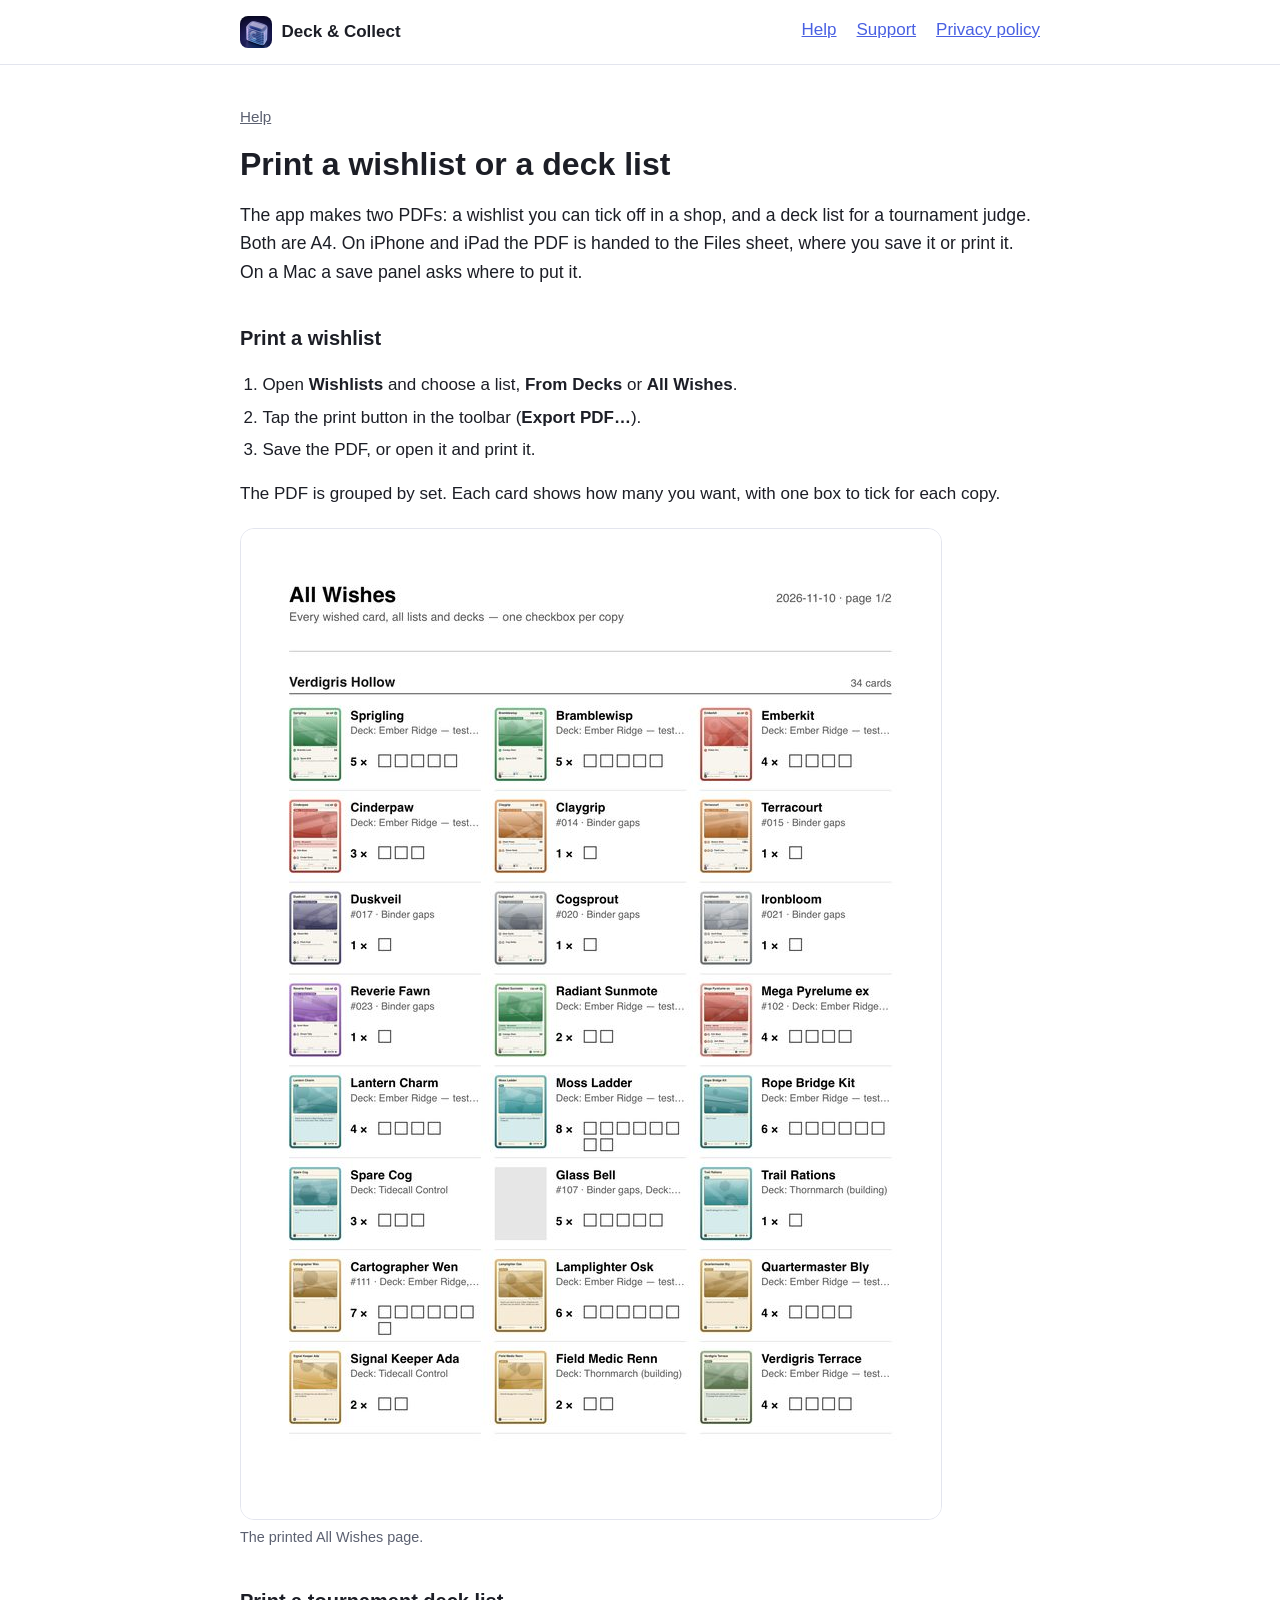
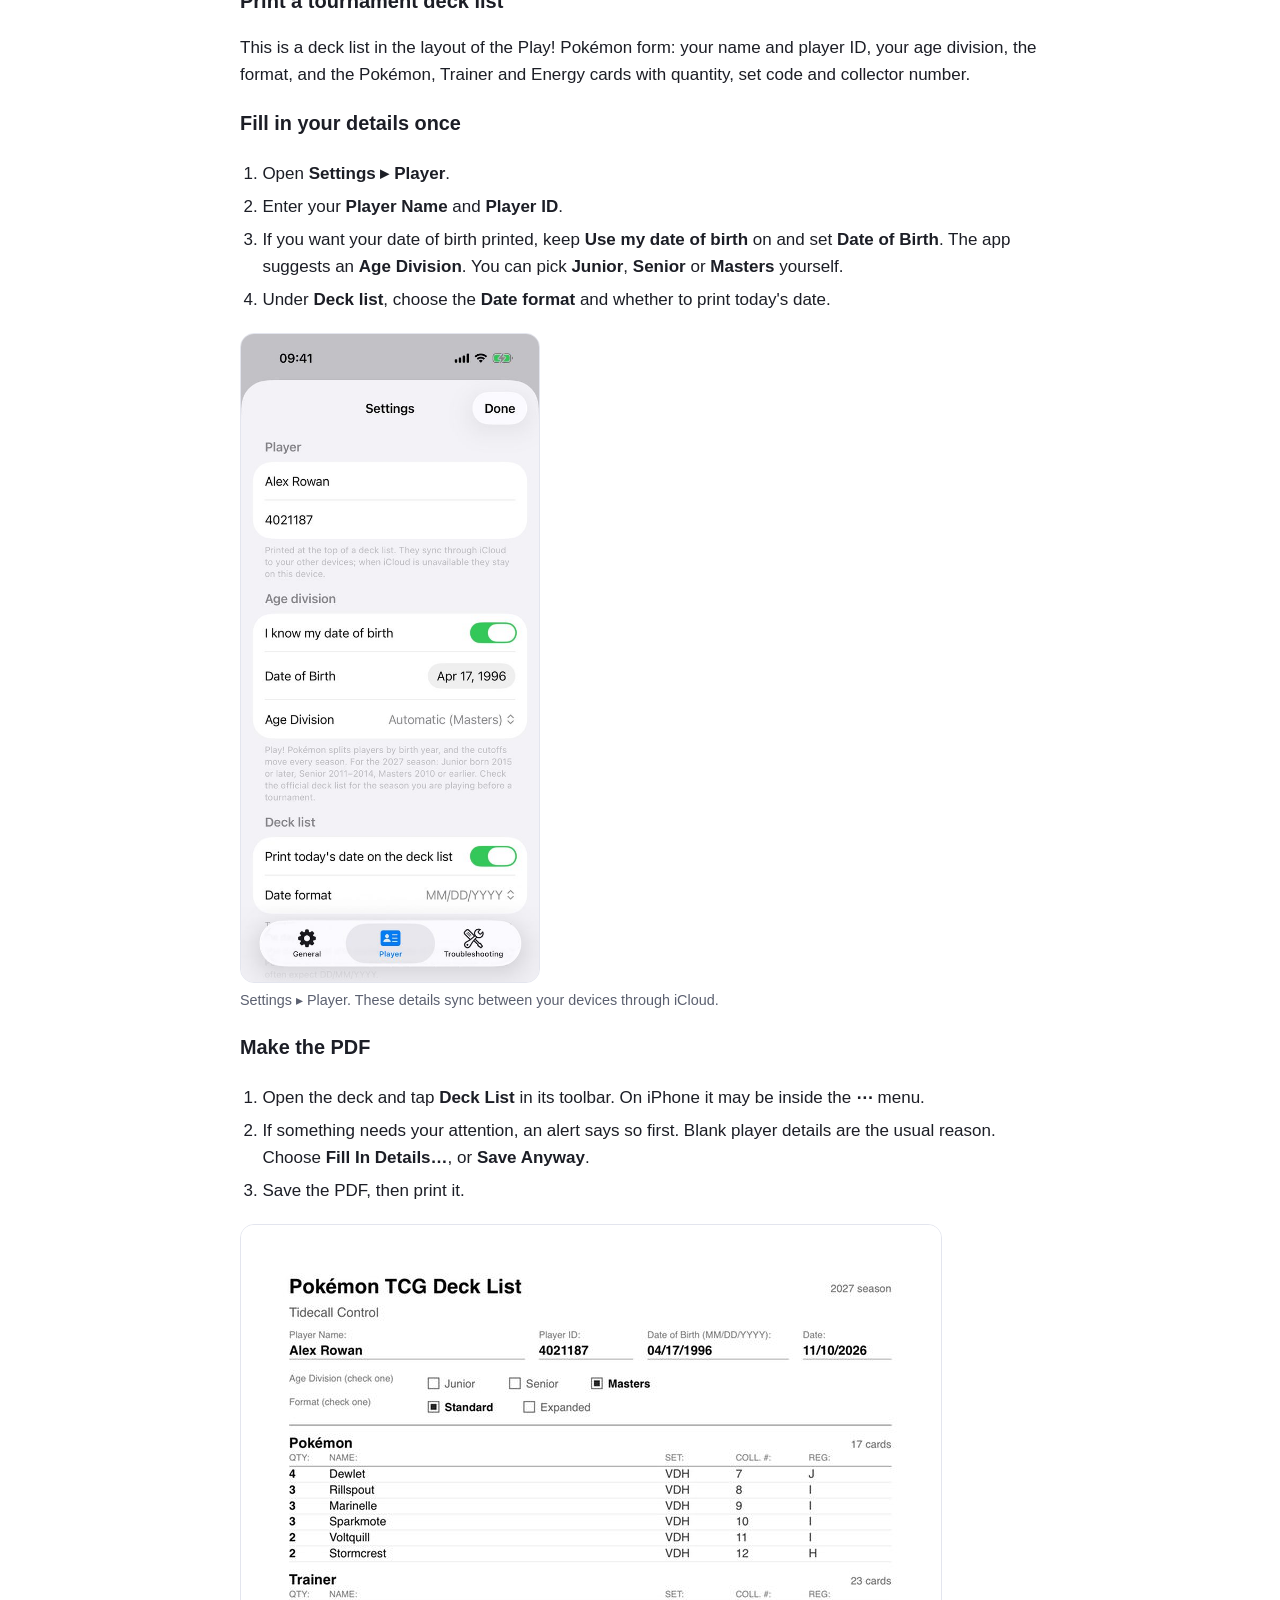
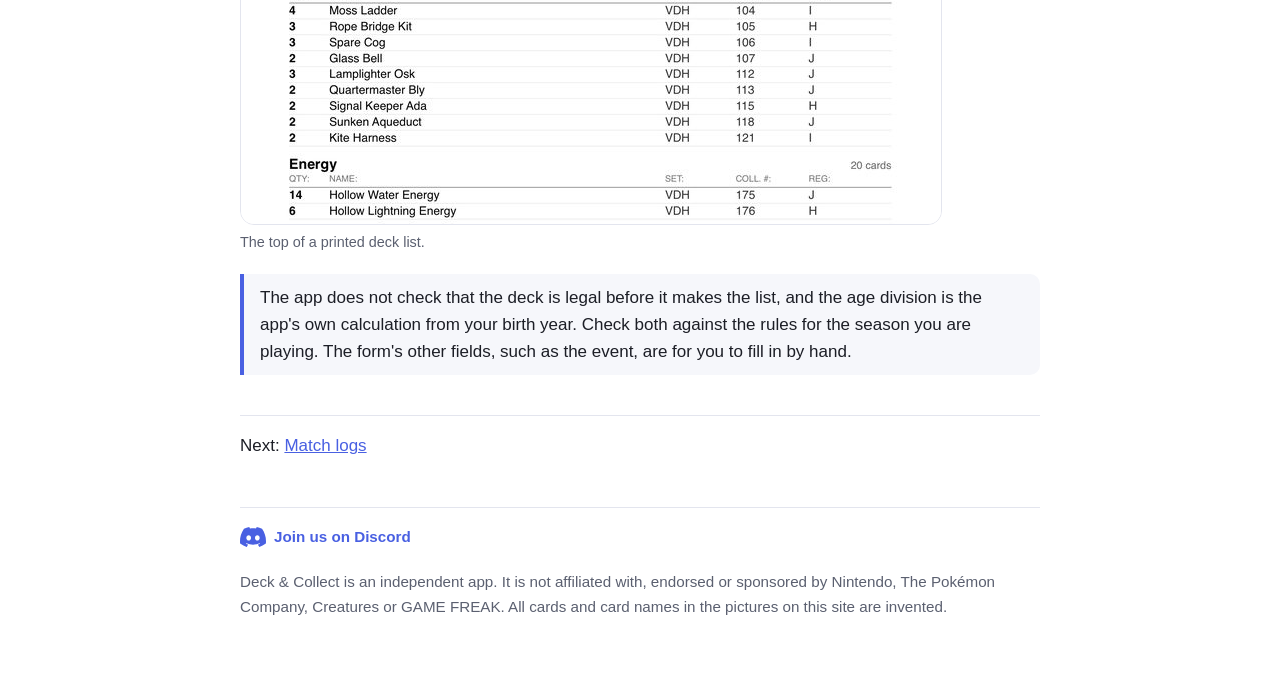
<file: printing.html>
<!doctype html>
<html lang="en">
<head>
<meta charset="utf-8">
<meta name="viewport" content="width=device-width, initial-scale=1">
<title>Print a wishlist or a deck list · Deck &amp; Collect help</title>
<meta name="description" content="Make a printable wishlist PDF or a tournament deck list PDF from Deck & Collect.">
<link rel="icon" type="image/png" href="favicon.png">
<link rel="apple-touch-icon" href="apple-touch-icon.png">
<link rel="stylesheet" href="style.css">
</head>
<body>
<header class="site"><div>
  <a class="brand" href="./"><img src="logo.png" alt="" width="32" height="32">Deck &amp; Collect</a>
  <a href="index.html">Help</a>
  <a href="support.html">Support</a>
  <a href="privacy.html">Privacy policy</a>
</div></header>
<main class="help">
<nav class="crumb"><a href="index.html">Help</a></nav>
<h1>Print a wishlist or a deck list</h1>

<p class="lead">The app makes two PDFs: a wishlist you can tick off in a shop, and a deck list for a tournament judge. Both are A4. On iPhone and iPad the PDF is handed to the Files sheet, where you save it or print it. On a Mac a save panel asks where to put it.</p>

<h2>Print a wishlist</h2>
<ol>
  <li>Open <strong>Wishlists</strong> and choose a list, <strong>From Decks</strong> or <strong>All Wishes</strong>.</li>
  <li>Tap the print button in the toolbar (<strong>Export PDF…</strong>).</li>
  <li>Save the PDF, or open it and print it.</li>
</ol>
<p>The PDF is grouped by set. Each card shows how many you want, with one box to tick for each copy.</p>
<figure class="tablet"><img src="img/print-wishlist.jpg" alt="A printed wishlist page titled All Wishes, with cards in three columns, each showing its name, its source list and one empty box per copy." loading="lazy"><figcaption>The printed All Wishes page.</figcaption></figure>


<h2>Print a tournament deck list</h2>
<p>This is a deck list in the layout of the Play! Pokémon form: your name and player ID, your age division, the format, and the Pokémon, Trainer and Energy cards with quantity, set code and collector number.</p>
<h3>Fill in your details once</h3>
<ol>
  <li>Open <strong>Settings ▸ Player</strong>.</li>
  <li>Enter your <strong>Player Name</strong> and <strong>Player ID</strong>.</li>
  <li>If you want your date of birth printed, keep <strong>Use my date of birth</strong> on and set <strong>Date of Birth</strong>. The app suggests an <strong>Age Division</strong>. You can pick <strong>Junior</strong>, <strong>Senior</strong> or <strong>Masters</strong> yourself.</li>
  <li>Under <strong>Deck list</strong>, choose the <strong>Date format</strong> and whether to print today's date.</li>
</ol>
<figure class="phone"><img src="img/settings-player.jpg" alt="The Player tab of Settings on iPhone, with a player name, a player ID, the date of birth switch, the age division and the deck list date options." loading="lazy"><figcaption>Settings ▸ Player. These details sync between your devices through iCloud.</figcaption></figure>

<h3>Make the PDF</h3>
<ol>
  <li>Open the deck and tap <strong>Deck List</strong> in its toolbar. On iPhone it may be inside the <strong>⋯</strong> menu.</li>
  <li>If something needs your attention, an alert says so first. Blank player details are the usual reason. Choose <strong>Fill In Details…</strong>, or <strong>Save Anyway</strong>.</li>
  <li>Save the PDF, then print it.</li>
</ol>
<figure class="tablet"><img src="img/print-deck-list.jpg" alt="The top of a printed tournament deck list with the player name, player ID, date, age division, format and the start of the Pokémon section." loading="lazy"><figcaption>The top of a printed deck list.</figcaption></figure>

<div class="note">The app does not check that the deck is legal before it makes the list, and the age division is the app's own calculation from your birth year. Check both against the rules for the season you are playing. The form's other fields, such as the event, are for you to fill in by hand.</div>
<p class="steps-next">Next: <a href="match-logs.html">Match logs</a></p>
<footer>
  <p class="community" style="margin: 0 0 0.8rem;"><a href="https://discord.gg/d5BwXKEC8r" style="display: inline-flex; align-items: center; gap: 0.5rem; text-decoration: none; font-weight: 600;"><svg viewBox="0 0 24 24" width="26" height="26" fill="currentColor" role="img" aria-label="Discord"><path d="M20.317 4.3698a19.7913 19.7913 0 00-4.8851-1.5152.0741.0741 0 00-.0785.0371c-.211.3753-.4447.8648-.6083 1.2495-1.8447-.2762-3.68-.2762-5.4868 0-.1636-.3933-.4058-.8742-.6177-1.2495a.077.077 0 00-.0785-.037 19.7363 19.7363 0 00-4.8852 1.515.0699.0699 0 00-.0321.0277C.5334 9.0458-.319 13.5799.0992 18.0578a.0824.0824 0 00.0312.0561c2.0528 1.5076 4.0413 2.4228 5.9929 3.0294a.0777.0777 0 00.0842-.0276c.4616-.6304.8731-1.2952 1.226-1.9942a.076.076 0 00-.0416-.1057c-.6528-.2476-1.2743-.5495-1.8722-.8923a.077.077 0 01-.0076-.1277c.1258-.0943.2517-.1923.3718-.2914a.0743.0743 0 01.0776-.0105c3.9278 1.7933 8.18 1.7933 12.0614 0a.0739.0739 0 01.0785.0095c.1202.099.246.1981.3728.2924a.077.077 0 01-.0066.1276 12.2986 12.2986 0 01-1.873.8914.0766.0766 0 00-.0407.1067c.3604.698.7719 1.3628 1.225 1.9932a.076.076 0 00.0842.0286c1.961-.6067 3.9495-1.5219 6.0023-3.0294a.077.077 0 00.0313-.0552c.5004-5.177-.8382-9.6739-3.5485-13.6604a.061.061 0 00-.0312-.0286zM8.02 15.3312c-1.1825 0-2.1569-1.0857-2.1569-2.419 0-1.3332.9555-2.4189 2.157-2.4189 1.2108 0 2.1757 1.0952 2.1568 2.419 0 1.3332-.9555 2.4189-2.1569 2.4189zm7.9748 0c-1.1825 0-2.1569-1.0857-2.1569-2.419 0-1.3332.9554-2.4189 2.1569-2.4189 1.2108 0 2.1757 1.0952 2.1568 2.419 0 1.3332-.946 2.4189-2.1568 2.4189Z"/></svg>Join us on Discord</a></p>
  Deck &amp; Collect is an independent app. It is not affiliated with, endorsed or sponsored by Nintendo, The Pokémon Company, Creatures or GAME FREAK. All cards and card names in the pictures on this site are invented.
</footer>
</main>
</body>
</html>
</file>
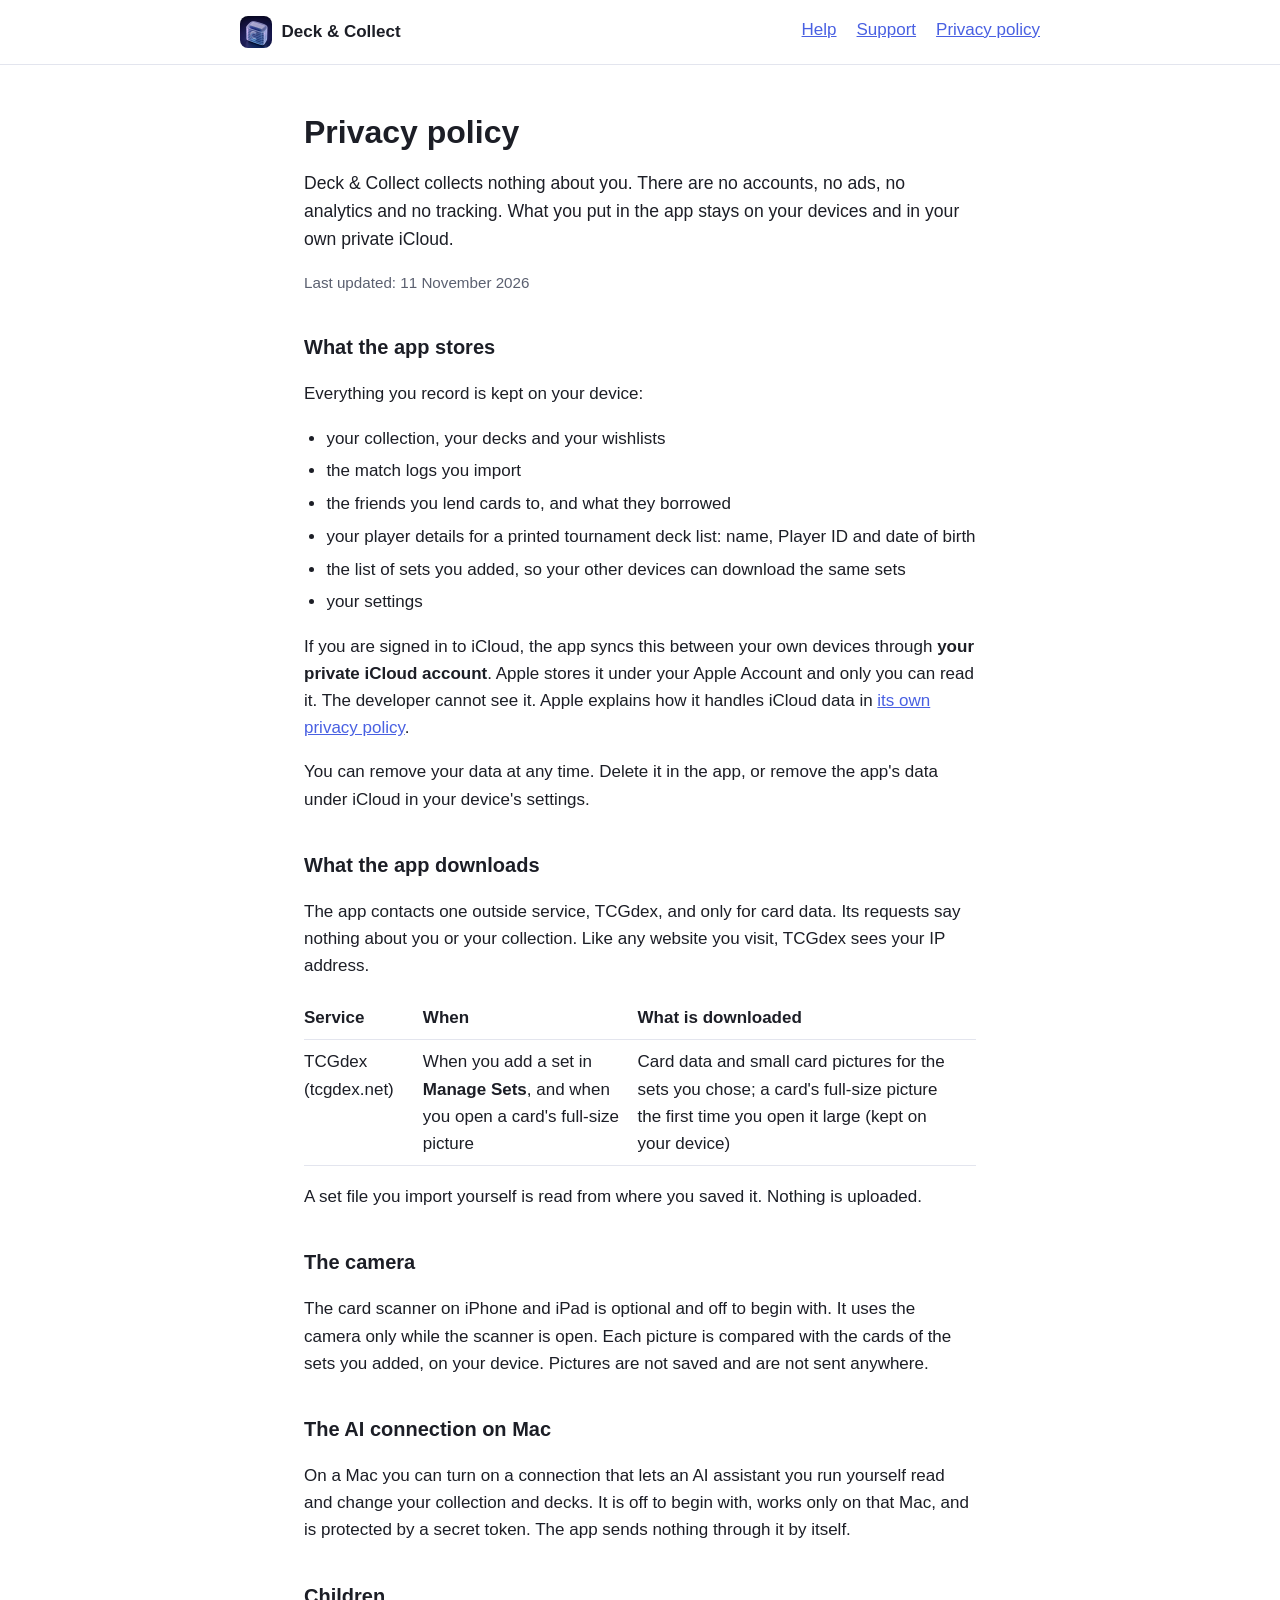
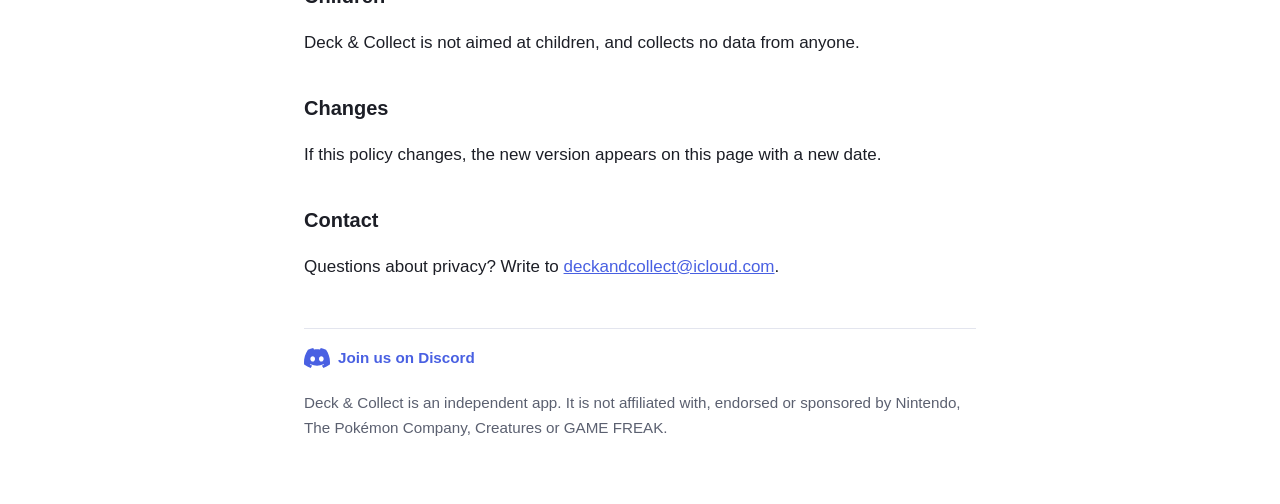
<file: privacy.html>
<!doctype html>
<html lang="en">
<head>
<meta charset="utf-8">
<meta name="viewport" content="width=device-width, initial-scale=1">
<title>Privacy policy · Deck &amp; Collect</title>
<meta name="description" content="What Deck & Collect stores, where it keeps it, and what it sends over the internet.">
<link rel="icon" type="image/png" href="favicon.png">
<link rel="apple-touch-icon" href="apple-touch-icon.png">
<link rel="stylesheet" href="style.css">
</head>
<body>
<header class="site"><div>
  <a class="brand" href="./"><img src="logo.png" alt="" width="32" height="32">Deck &amp; Collect</a>
  <a href="index.html">Help</a>
  <a href="support">Support</a>
  <a href="privacy">Privacy policy</a>
</div></header>
<main>
<h1>Privacy policy</h1>
<p class="lead">Deck &amp; Collect collects nothing about you. There are no accounts, no ads, no analytics and no tracking. What you put in the app stays on your devices and in your own private iCloud.</p>
<p class="muted">Last updated: 11 November 2026</p>

<h2>What the app stores</h2>
<p>Everything you record is kept on your device:</p>
<ul>
  <li>your collection, your decks and your wishlists</li>
  <li>the match logs you import</li>
  <li>the friends you lend cards to, and what they borrowed</li>
  <li>your player details for a printed tournament deck list: name, Player ID and date of birth</li>
  <li>the list of sets you added, so your other devices can download the same sets</li>
<li>your settings</li>
</ul>
<p>If you are signed in to iCloud, the app syncs this between your own devices through <strong>your private iCloud account</strong>. Apple stores it under your Apple Account and only you can read it. The developer cannot see it. Apple explains how it handles iCloud data in <a href="https://www.apple.com/legal/privacy/">its own privacy policy</a>.</p>
<p>You can remove your data at any time. Delete it in the app, or remove the app's data under iCloud in your device's settings.</p>

<h2>What the app downloads</h2>
<p>The app contacts one outside service, TCGdex, and only for card data. Its requests say nothing about you or your collection. Like any website you visit, TCGdex sees your IP address.</p>
<table>
  <thead><tr><th>Service</th><th>When</th><th>What is downloaded</th></tr></thead>
  <tbody>
    <tr><td>TCGdex (tcgdex.net)</td><td>When you add a set in <strong>Manage Sets</strong>, and when you open a card's full-size picture</td><td>Card data and small card pictures for the sets you chose; a card's full-size picture the first time you open it large (kept on your device)</td></tr>
  </tbody>
</table>
<p>A set file you import yourself is read from where you saved it. Nothing is uploaded.</p>

<h2>The camera</h2>
<p>The card scanner on iPhone and iPad is optional and off to begin with. It uses the camera only while the scanner is open. Each picture is compared with the cards of the sets you added, on your device. Pictures are not saved and are not sent anywhere.</p>

<h2>The AI connection on Mac</h2>
<p>On a Mac you can turn on a connection that lets an AI assistant you run yourself read and change your collection and decks. It is off to begin with, works only on that Mac, and is protected by a secret token. The app sends nothing through it by itself.</p>

<h2>Children</h2>
<p>Deck &amp; Collect is not aimed at children, and collects no data from anyone.</p>

<h2>Changes</h2>
<p>If this policy changes, the new version appears on this page with a new date.</p>

<h2>Contact</h2>
<p>Questions about privacy? Write to <a href="mailto:deckandcollect@icloud.com">deckandcollect@icloud.com</a>.</p>
<footer>
  <p class="community" style="margin: 0 0 0.8rem;"><a href="https://discord.gg/d5BwXKEC8r" style="display: inline-flex; align-items: center; gap: 0.5rem; text-decoration: none; font-weight: 600;"><svg viewBox="0 0 24 24" width="26" height="26" fill="currentColor" role="img" aria-label="Discord"><path d="M20.317 4.3698a19.7913 19.7913 0 00-4.8851-1.5152.0741.0741 0 00-.0785.0371c-.211.3753-.4447.8648-.6083 1.2495-1.8447-.2762-3.68-.2762-5.4868 0-.1636-.3933-.4058-.8742-.6177-1.2495a.077.077 0 00-.0785-.037 19.7363 19.7363 0 00-4.8852 1.515.0699.0699 0 00-.0321.0277C.5334 9.0458-.319 13.5799.0992 18.0578a.0824.0824 0 00.0312.0561c2.0528 1.5076 4.0413 2.4228 5.9929 3.0294a.0777.0777 0 00.0842-.0276c.4616-.6304.8731-1.2952 1.226-1.9942a.076.076 0 00-.0416-.1057c-.6528-.2476-1.2743-.5495-1.8722-.8923a.077.077 0 01-.0076-.1277c.1258-.0943.2517-.1923.3718-.2914a.0743.0743 0 01.0776-.0105c3.9278 1.7933 8.18 1.7933 12.0614 0a.0739.0739 0 01.0785.0095c.1202.099.246.1981.3728.2924a.077.077 0 01-.0066.1276 12.2986 12.2986 0 01-1.873.8914.0766.0766 0 00-.0407.1067c.3604.698.7719 1.3628 1.225 1.9932a.076.076 0 00.0842.0286c1.961-.6067 3.9495-1.5219 6.0023-3.0294a.077.077 0 00.0313-.0552c.5004-5.177-.8382-9.6739-3.5485-13.6604a.061.061 0 00-.0312-.0286zM8.02 15.3312c-1.1825 0-2.1569-1.0857-2.1569-2.419 0-1.3332.9555-2.4189 2.157-2.4189 1.2108 0 2.1757 1.0952 2.1568 2.419 0 1.3332-.9555 2.4189-2.1569 2.4189zm7.9748 0c-1.1825 0-2.1569-1.0857-2.1569-2.419 0-1.3332.9554-2.4189 2.1569-2.4189 1.2108 0 2.1757 1.0952 2.1568 2.419 0 1.3332-.946 2.4189-2.1568 2.4189Z"/></svg>Join us on Discord</a></p>
  Deck &amp; Collect is an independent app. It is not affiliated with, endorsed or sponsored by Nintendo, The Pokémon Company, Creatures or GAME FREAK.
</footer>
</main>
</body>
</html>
</file>
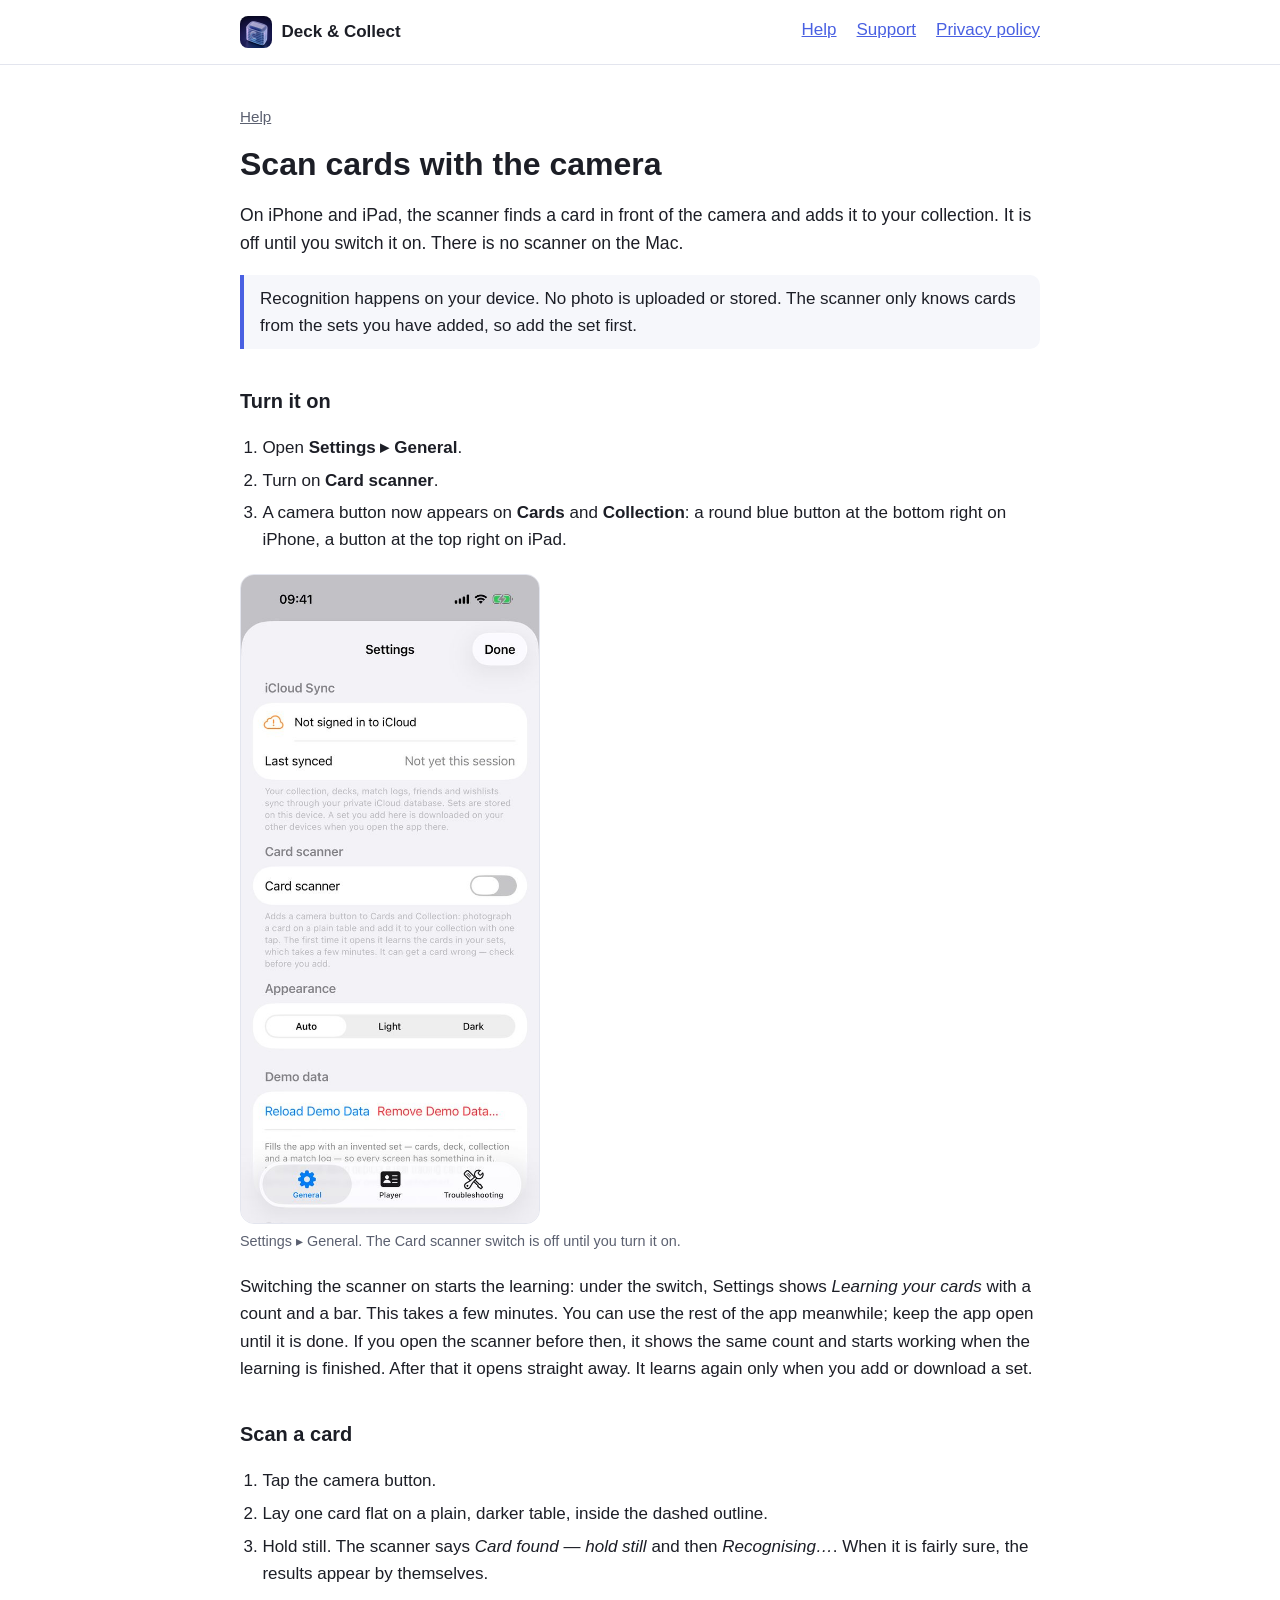
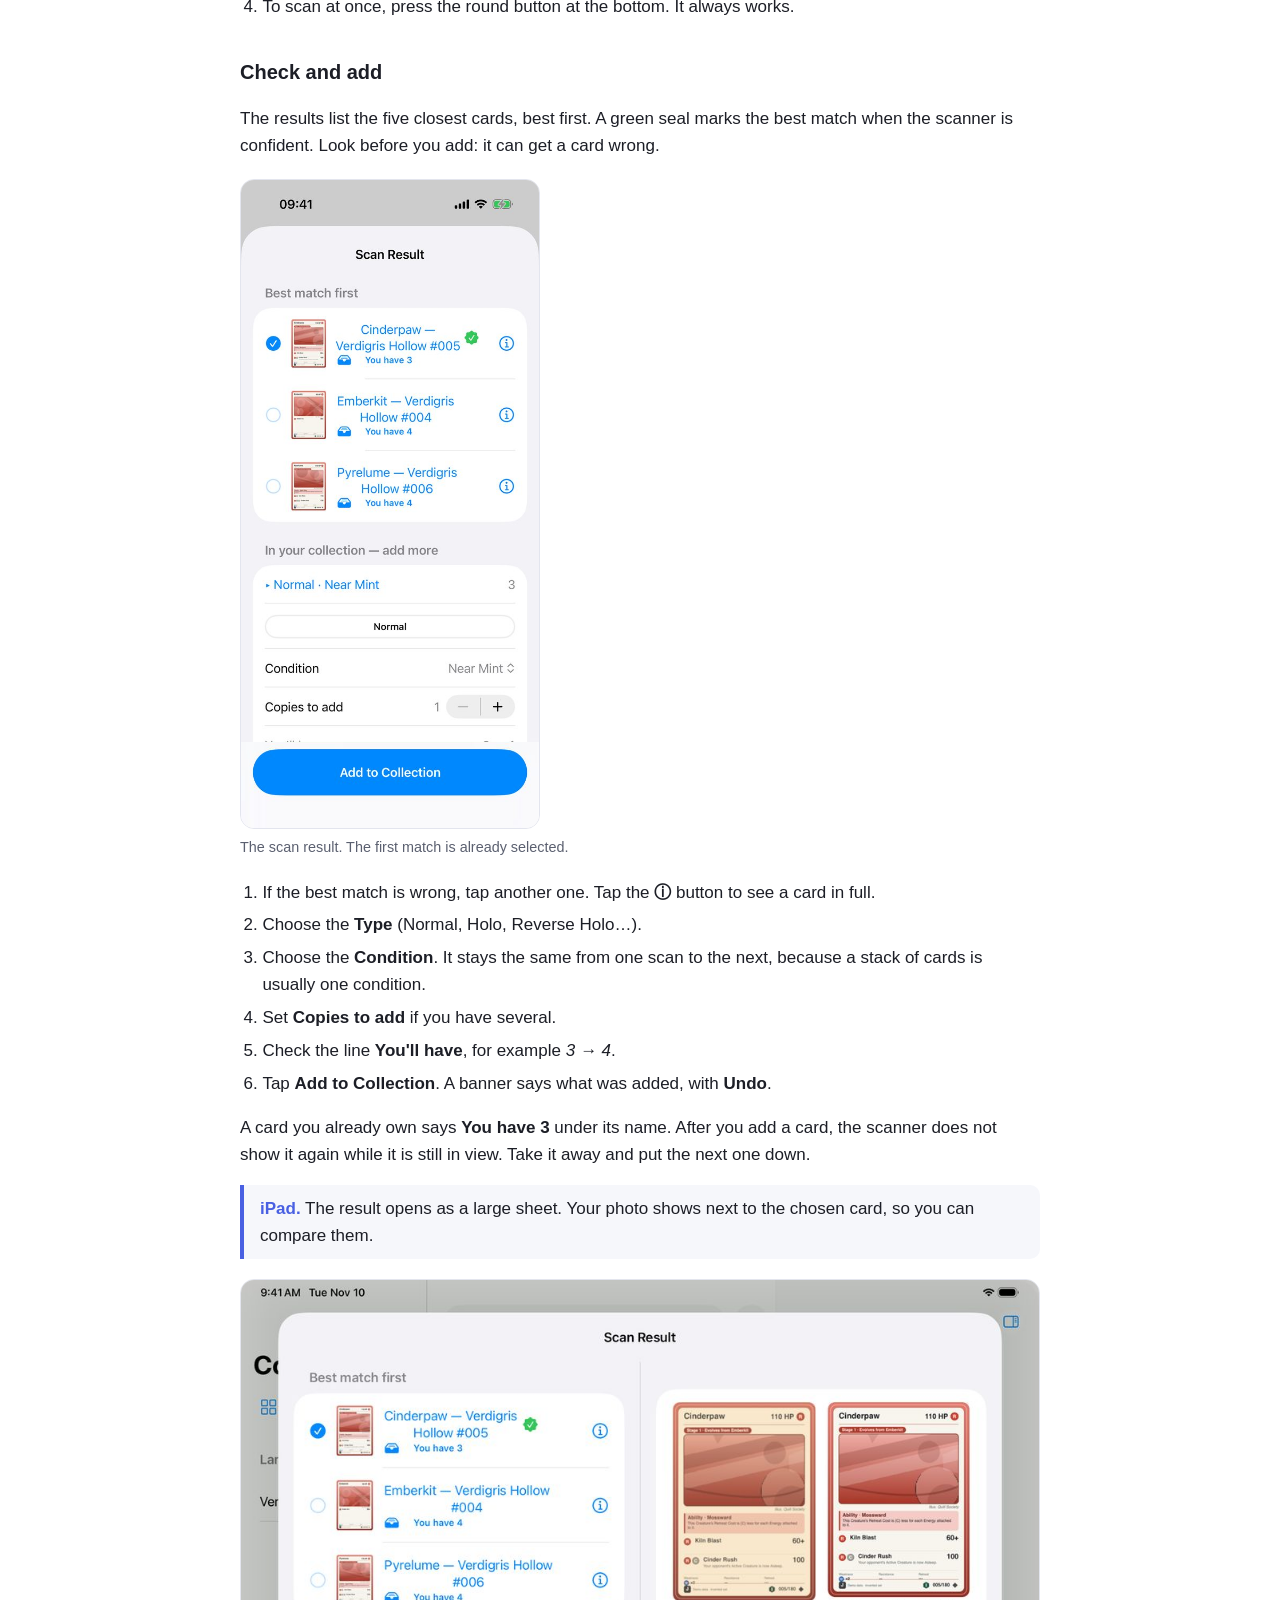
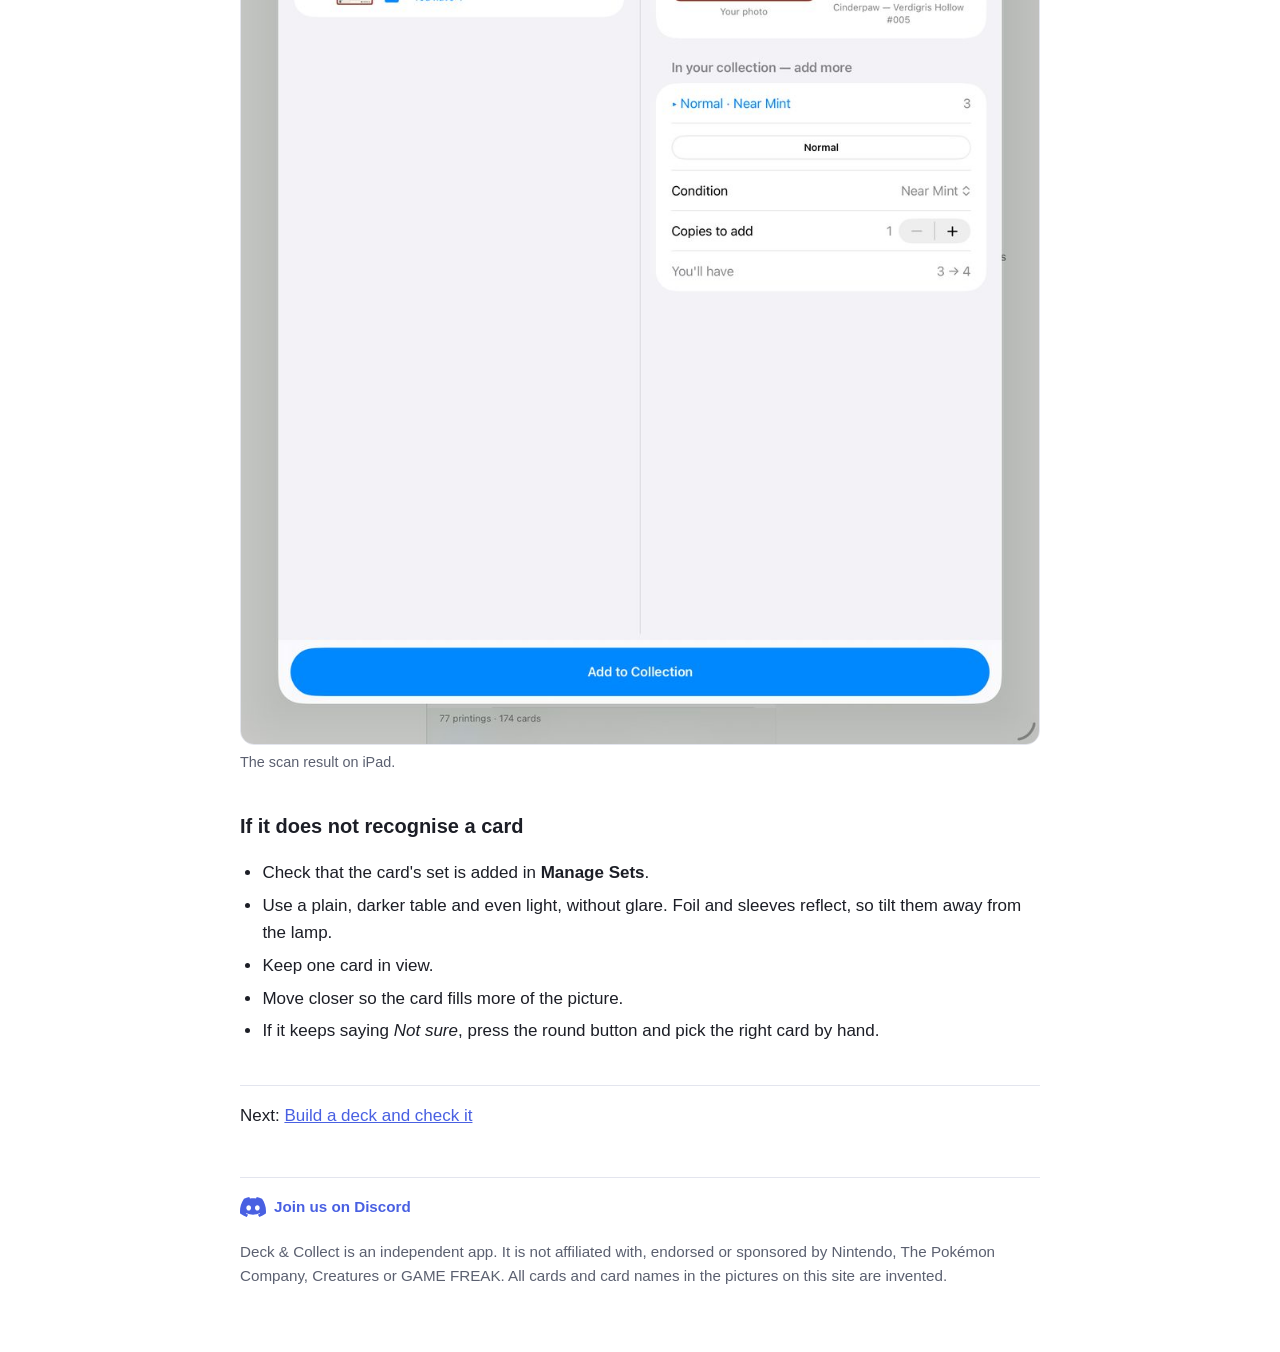
<file: scanner.html>
<!doctype html>
<html lang="en">
<head>
<meta charset="utf-8">
<meta name="viewport" content="width=device-width, initial-scale=1">
<title>Scan cards with the camera · Deck &amp; Collect help</title>
<meta name="description" content="How to turn on the Deck & Collect card scanner on iPhone and iPad and add cards with the camera.">
<link rel="icon" type="image/png" href="favicon.png">
<link rel="apple-touch-icon" href="apple-touch-icon.png">
<link rel="stylesheet" href="style.css">
</head>
<body>
<header class="site"><div>
  <a class="brand" href="./"><img src="logo.png" alt="" width="32" height="32">Deck &amp; Collect</a>
  <a href="index.html">Help</a>
  <a href="support.html">Support</a>
  <a href="privacy.html">Privacy policy</a>
</div></header>
<main class="help">
<nav class="crumb"><a href="index.html">Help</a></nav>
<h1>Scan cards with the camera</h1>

<p class="lead">On iPhone and iPad, the scanner finds a card in front of the camera and adds it to your collection. It is off until you switch it on. There is no scanner on the Mac.</p>
<div class="note">Recognition happens on your device. No photo is uploaded or stored. The scanner only knows cards from the sets you have added, so add the set first.</div>

<h2>Turn it on</h2>
<ol>
  <li>Open <strong>Settings ▸ General</strong>.</li>
  <li>Turn on <strong>Card scanner</strong>.</li>
  <li>A camera button now appears on <strong>Cards</strong> and <strong>Collection</strong>: a round blue button at the bottom right on iPhone, a button at the top right on iPad.</li>
</ol>
<figure class="phone"><img src="img/settings-general.jpg" alt="The General tab of Settings on iPhone, showing iCloud Sync, the Card scanner switch, Appearance and Demo data." loading="lazy"><figcaption>Settings ▸ General. The Card scanner switch is off until you turn it on.</figcaption></figure>

<p>Switching the scanner on starts the learning: under the switch, Settings shows <em>Learning your cards</em> with a count and a bar. This takes a few minutes. You can use the rest of the app meanwhile; keep the app open until it is done. If you open the scanner before then, it shows the same count and starts working when the learning is finished. After that it opens straight away. It learns again only when you add or download a set.</p>

<h2>Scan a card</h2>
<ol>
  <li>Tap the camera button.</li>
  <li>Lay one card flat on a plain, darker table, inside the dashed outline.</li>
  <li>Hold still. The scanner says <em>Card found — hold still</em> and then <em>Recognising…</em>. When it is fairly sure, the results appear by themselves.</li>
  <li>To scan at once, press the round button at the bottom. It always works.</li>
</ol>

<h2>Check and add</h2>
<p>The results list the five closest cards, best first. A green seal marks the best match when the scanner is confident. Look before you add: it can get a card wrong.</p>
<figure class="phone"><img src="img/scan-result.jpg" alt="The Scan Result sheet on iPhone, with Best match first, a selected card with a green seal and You have 3, two look-alikes below, and the Add section with Type, Condition and Copies to add." loading="lazy"><figcaption>The scan result. The first match is already selected.</figcaption></figure>

<ol>
  <li>If the best match is wrong, tap another one. Tap the <strong>ⓘ</strong> button to see a card in full.</li>
  <li>Choose the <strong>Type</strong> (Normal, Holo, Reverse Holo…).</li>
  <li>Choose the <strong>Condition</strong>. It stays the same from one scan to the next, because a stack of cards is usually one condition.</li>
  <li>Set <strong>Copies to add</strong> if you have several.</li>
  <li>Check the line <strong>You'll have</strong>, for example <em>3 → 4</em>.</li>
  <li>Tap <strong>Add to Collection</strong>. A banner says what was added, with <strong>Undo</strong>.</li>
</ol>
<p>A card you already own says <strong>You have 3</strong> under its name. After you add a card, the scanner does not show it again while it is still in view. Take it away and put the next one down.</p>
<div class="device"><strong>iPad.</strong> The result opens as a large sheet. Your photo shows next to the chosen card, so you can compare them.</div>
<figure class="tablet"><img src="img/ipad-scan.jpg" alt="The Scan Result sheet on iPad, with the matches on the left and the photo next to the chosen card on the right." loading="lazy"><figcaption>The scan result on iPad.</figcaption></figure>


<h2>If it does not recognise a card</h2>
<ul>
  <li>Check that the card's set is added in <strong>Manage Sets</strong>.</li>
  <li>Use a plain, darker table and even light, without glare. Foil and sleeves reflect, so tilt them away from the lamp.</li>
  <li>Keep one card in view.</li>
  <li>Move closer so the card fills more of the picture.</li>
  <li>If it keeps saying <em>Not sure</em>, press the round button and pick the right card by hand.</li>
</ul>
<p class="steps-next">Next: <a href="decks.html">Build a deck and check it</a></p>
<footer>
  <p class="community" style="margin: 0 0 0.8rem;"><a href="https://discord.gg/d5BwXKEC8r" style="display: inline-flex; align-items: center; gap: 0.5rem; text-decoration: none; font-weight: 600;"><svg viewBox="0 0 24 24" width="26" height="26" fill="currentColor" role="img" aria-label="Discord"><path d="M20.317 4.3698a19.7913 19.7913 0 00-4.8851-1.5152.0741.0741 0 00-.0785.0371c-.211.3753-.4447.8648-.6083 1.2495-1.8447-.2762-3.68-.2762-5.4868 0-.1636-.3933-.4058-.8742-.6177-1.2495a.077.077 0 00-.0785-.037 19.7363 19.7363 0 00-4.8852 1.515.0699.0699 0 00-.0321.0277C.5334 9.0458-.319 13.5799.0992 18.0578a.0824.0824 0 00.0312.0561c2.0528 1.5076 4.0413 2.4228 5.9929 3.0294a.0777.0777 0 00.0842-.0276c.4616-.6304.8731-1.2952 1.226-1.9942a.076.076 0 00-.0416-.1057c-.6528-.2476-1.2743-.5495-1.8722-.8923a.077.077 0 01-.0076-.1277c.1258-.0943.2517-.1923.3718-.2914a.0743.0743 0 01.0776-.0105c3.9278 1.7933 8.18 1.7933 12.0614 0a.0739.0739 0 01.0785.0095c.1202.099.246.1981.3728.2924a.077.077 0 01-.0066.1276 12.2986 12.2986 0 01-1.873.8914.0766.0766 0 00-.0407.1067c.3604.698.7719 1.3628 1.225 1.9932a.076.076 0 00.0842.0286c1.961-.6067 3.9495-1.5219 6.0023-3.0294a.077.077 0 00.0313-.0552c.5004-5.177-.8382-9.6739-3.5485-13.6604a.061.061 0 00-.0312-.0286zM8.02 15.3312c-1.1825 0-2.1569-1.0857-2.1569-2.419 0-1.3332.9555-2.4189 2.157-2.4189 1.2108 0 2.1757 1.0952 2.1568 2.419 0 1.3332-.9555 2.4189-2.1569 2.4189zm7.9748 0c-1.1825 0-2.1569-1.0857-2.1569-2.419 0-1.3332.9554-2.4189 2.1569-2.4189 1.2108 0 2.1757 1.0952 2.1568 2.419 0 1.3332-.946 2.4189-2.1568 2.4189Z"/></svg>Join us on Discord</a></p>
  Deck &amp; Collect is an independent app. It is not affiliated with, endorsed or sponsored by Nintendo, The Pokémon Company, Creatures or GAME FREAK. All cards and card names in the pictures on this site are invented.
</footer>
</main>
</body>
</html>
</file>
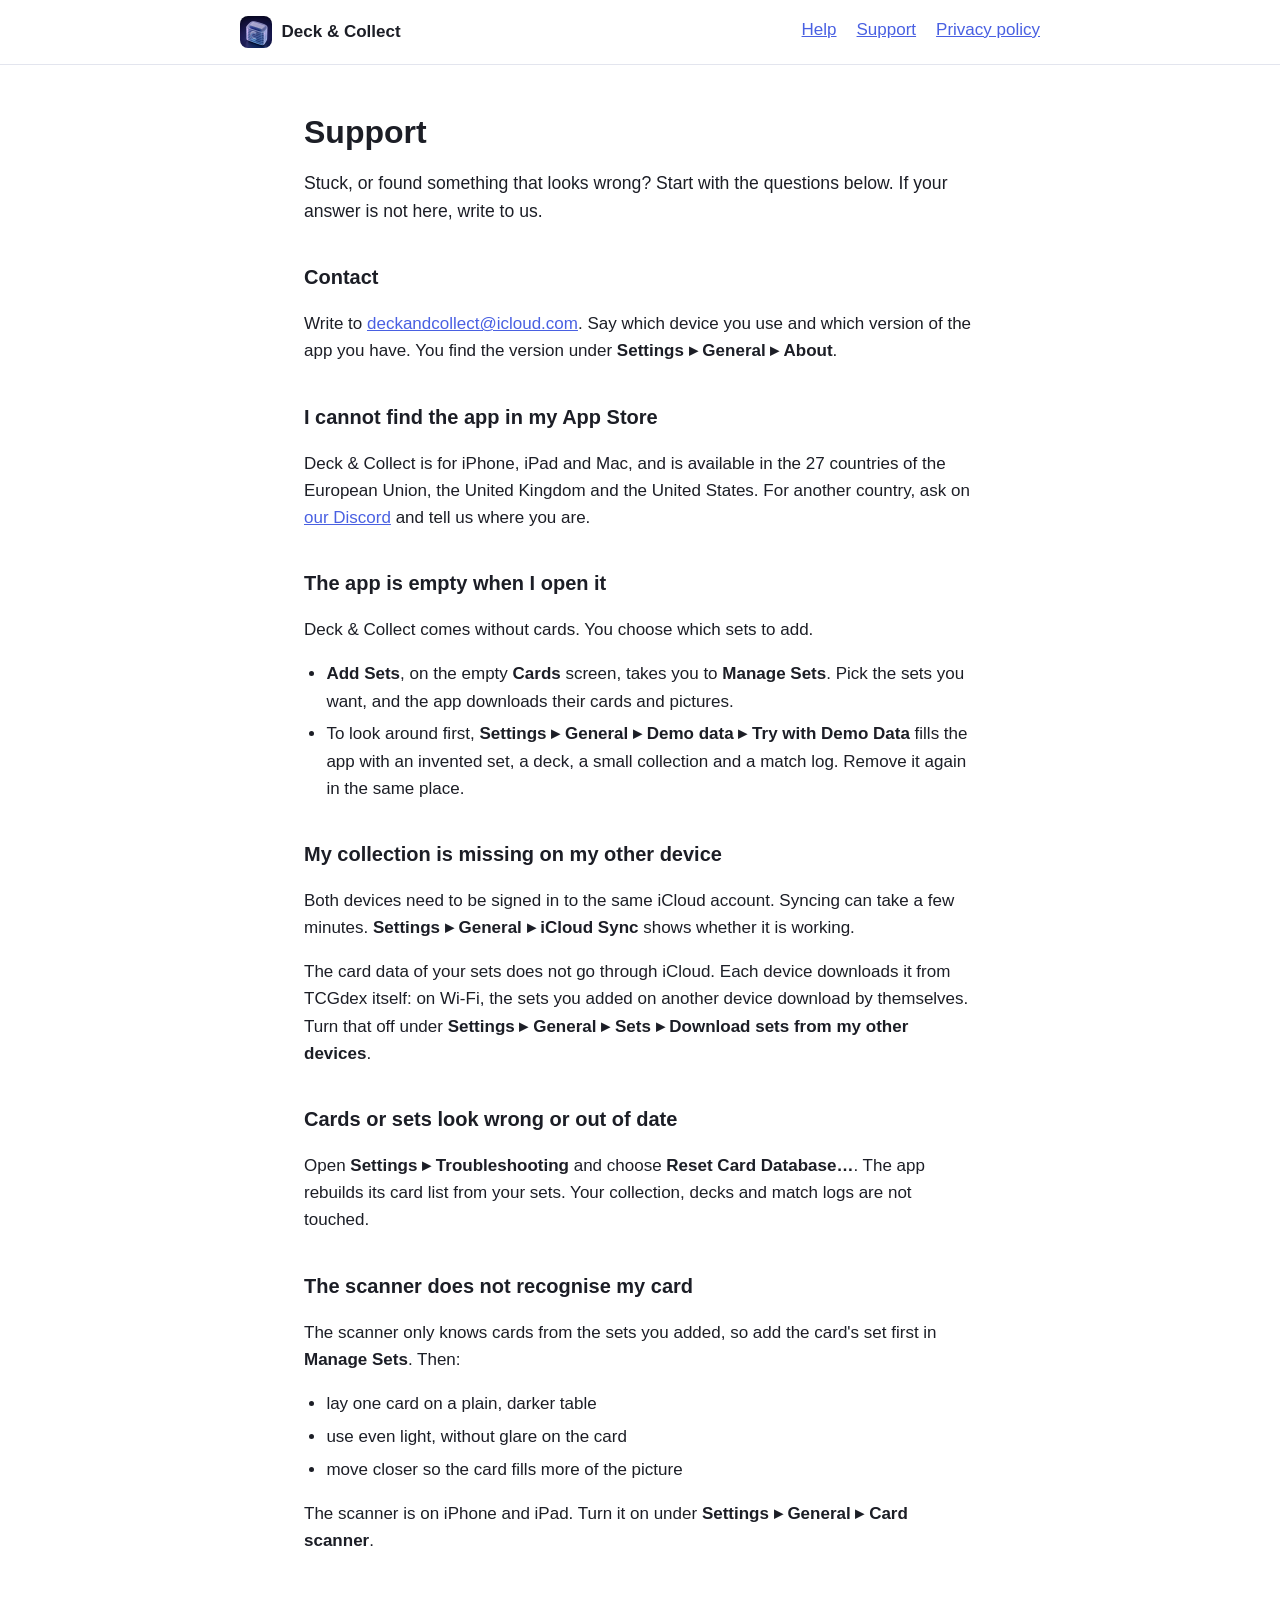
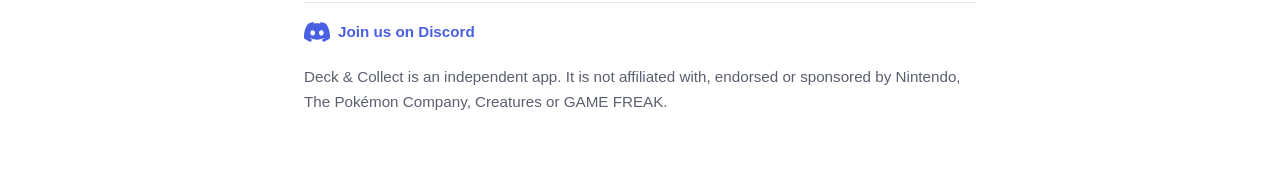
<file: support.html>
<!doctype html>
<html lang="en">
<head>
<meta charset="utf-8">
<meta name="viewport" content="width=device-width, initial-scale=1">
<title>Support · Deck &amp; Collect</title>
<meta name="description" content="Answers to common questions about Deck & Collect, and how to get in touch.">
<link rel="icon" type="image/png" href="favicon.png">
<link rel="apple-touch-icon" href="apple-touch-icon.png">
<link rel="stylesheet" href="style.css">
</head>
<body>
<header class="site"><div>
  <a class="brand" href="./"><img src="logo.png" alt="" width="32" height="32">Deck &amp; Collect</a>
  <a href="index.html">Help</a>
  <a href="support">Support</a>
  <a href="privacy">Privacy policy</a>
</div></header>
<main>
<h1>Support</h1>
<p class="lead">Stuck, or found something that looks wrong? Start with the questions below. If your answer is not here, write to us.</p>

<h2>Contact</h2>
<p>Write to <a href="mailto:deckandcollect@icloud.com">deckandcollect@icloud.com</a>. Say which device you use and which version of the app you have. You find the version under <strong>Settings ▸ General ▸ About</strong>.</p>

<h2>I cannot find the app in my App Store</h2>
<p>Deck &amp; Collect is for iPhone, iPad and Mac, and is available in the 27 countries of the European Union, the United Kingdom and the United States. For another country, ask on <a href="https://discord.gg/d5BwXKEC8r">our Discord</a> and tell us where you are.</p>

<h2>The app is empty when I open it</h2>
<p>Deck &amp; Collect comes without cards. You choose which sets to add.</p>
<ul>
  <li><strong>Add Sets</strong>, on the empty <strong>Cards</strong> screen, takes you to <strong>Manage Sets</strong>. Pick the sets you want, and the app downloads their cards and pictures.</li>
  <li>To look around first, <strong>Settings ▸ General ▸ Demo data ▸ Try with Demo Data</strong> fills the app with an invented set, a deck, a small collection and a match log. Remove it again in the same place.</li>
</ul>

<h2>My collection is missing on my other device</h2>
<p>Both devices need to be signed in to the same iCloud account. Syncing can take a few minutes. <strong>Settings ▸ General ▸ iCloud Sync</strong> shows whether it is working.</p>
<p>The card data of your sets does not go through iCloud. Each device downloads it from TCGdex itself: on Wi-Fi, the sets you added on another device download by themselves. Turn that off under <strong>Settings ▸ General ▸ Sets ▸ Download sets from my other devices</strong>.</p>

<h2>Cards or sets look wrong or out of date</h2>
<p>Open <strong>Settings ▸ Troubleshooting</strong> and choose <strong>Reset Card Database…</strong>. The app rebuilds its card list from your sets. Your collection, decks and match logs are not touched.</p>

<h2>The scanner does not recognise my card</h2>
<p>The scanner only knows cards from the sets you added, so add the card's set first in <strong>Manage Sets</strong>. Then:</p>
<ul>
  <li>lay one card on a plain, darker table</li>
  <li>use even light, without glare on the card</li>
  <li>move closer so the card fills more of the picture</li>
</ul>
<p>The scanner is on iPhone and iPad. Turn it on under <strong>Settings ▸ General ▸ Card scanner</strong>.</p>
<footer>
  <p class="community" style="margin: 0 0 0.8rem;"><a href="https://discord.gg/d5BwXKEC8r" style="display: inline-flex; align-items: center; gap: 0.5rem; text-decoration: none; font-weight: 600;"><svg viewBox="0 0 24 24" width="26" height="26" fill="currentColor" role="img" aria-label="Discord"><path d="M20.317 4.3698a19.7913 19.7913 0 00-4.8851-1.5152.0741.0741 0 00-.0785.0371c-.211.3753-.4447.8648-.6083 1.2495-1.8447-.2762-3.68-.2762-5.4868 0-.1636-.3933-.4058-.8742-.6177-1.2495a.077.077 0 00-.0785-.037 19.7363 19.7363 0 00-4.8852 1.515.0699.0699 0 00-.0321.0277C.5334 9.0458-.319 13.5799.0992 18.0578a.0824.0824 0 00.0312.0561c2.0528 1.5076 4.0413 2.4228 5.9929 3.0294a.0777.0777 0 00.0842-.0276c.4616-.6304.8731-1.2952 1.226-1.9942a.076.076 0 00-.0416-.1057c-.6528-.2476-1.2743-.5495-1.8722-.8923a.077.077 0 01-.0076-.1277c.1258-.0943.2517-.1923.3718-.2914a.0743.0743 0 01.0776-.0105c3.9278 1.7933 8.18 1.7933 12.0614 0a.0739.0739 0 01.0785.0095c.1202.099.246.1981.3728.2924a.077.077 0 01-.0066.1276 12.2986 12.2986 0 01-1.873.8914.0766.0766 0 00-.0407.1067c.3604.698.7719 1.3628 1.225 1.9932a.076.076 0 00.0842.0286c1.961-.6067 3.9495-1.5219 6.0023-3.0294a.077.077 0 00.0313-.0552c.5004-5.177-.8382-9.6739-3.5485-13.6604a.061.061 0 00-.0312-.0286zM8.02 15.3312c-1.1825 0-2.1569-1.0857-2.1569-2.419 0-1.3332.9555-2.4189 2.157-2.4189 1.2108 0 2.1757 1.0952 2.1568 2.419 0 1.3332-.9555 2.4189-2.1569 2.4189zm7.9748 0c-1.1825 0-2.1569-1.0857-2.1569-2.419 0-1.3332.9554-2.4189 2.1569-2.4189 1.2108 0 2.1757 1.0952 2.1568 2.419 0 1.3332-.946 2.4189-2.1568 2.4189Z"/></svg>Join us on Discord</a></p>
  Deck &amp; Collect is an independent app. It is not affiliated with, endorsed or sponsored by Nintendo, The Pokémon Company, Creatures or GAME FREAK.
</footer>
</main>
</body>
</html>
</file>
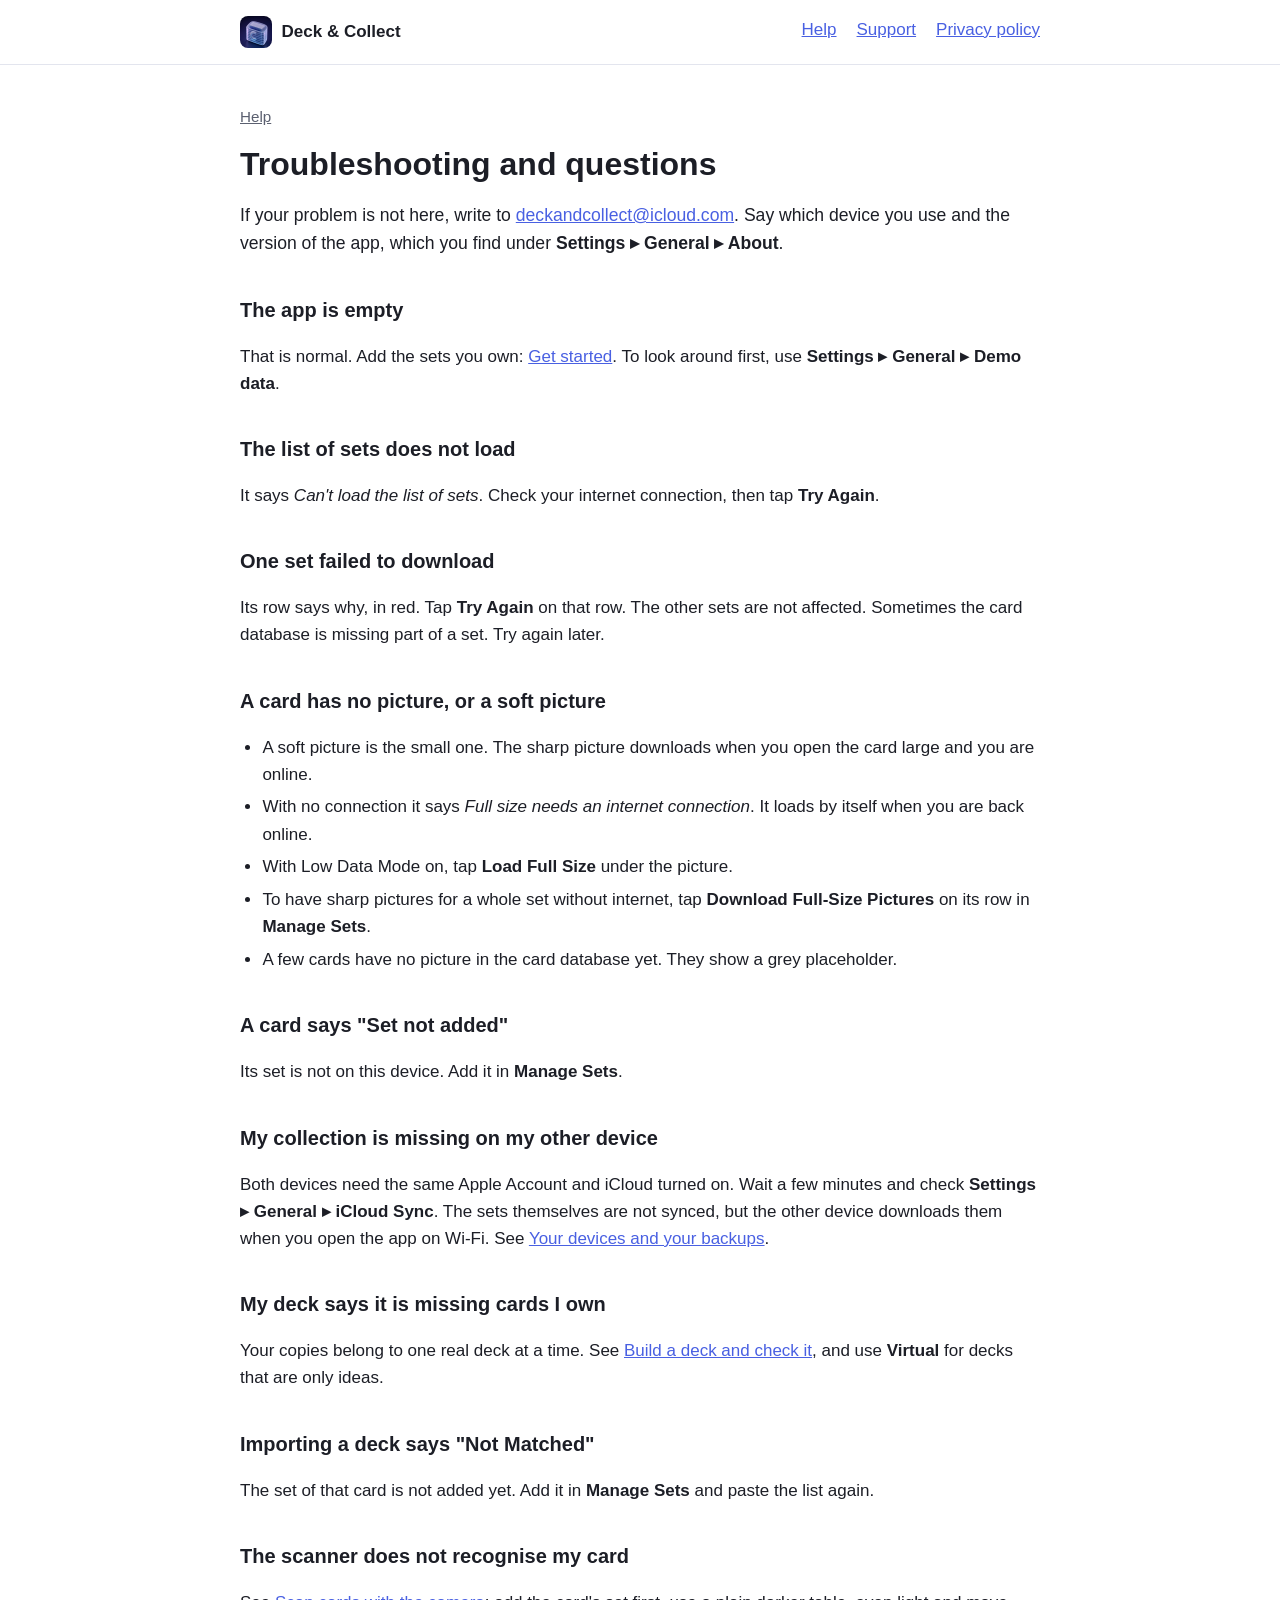
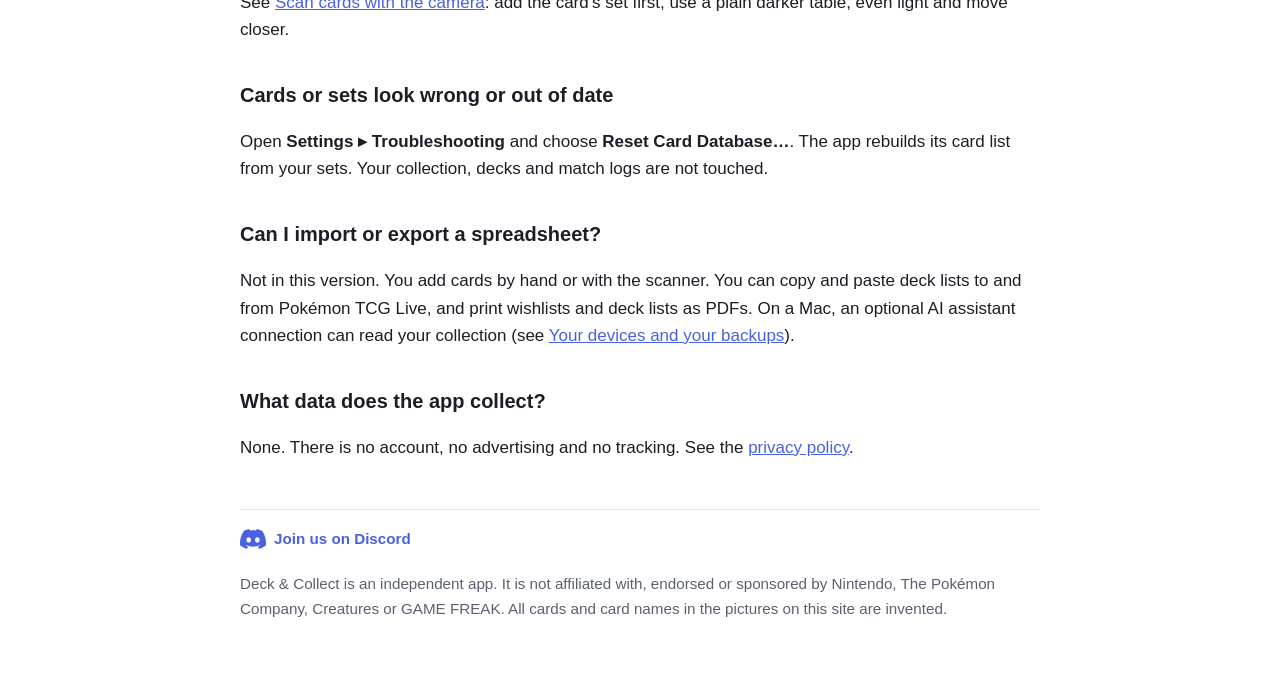
<file: troubleshooting.html>
<!doctype html>
<html lang="en">
<head>
<meta charset="utf-8">
<meta name="viewport" content="width=device-width, initial-scale=1">
<title>Troubleshooting and questions · Deck &amp; Collect help</title>
<meta name="description" content="Fixes for common problems in Deck & Collect: an empty app, missing cards, sync, the scanner and more.">
<link rel="icon" type="image/png" href="favicon.png">
<link rel="apple-touch-icon" href="apple-touch-icon.png">
<link rel="stylesheet" href="style.css">
</head>
<body>
<header class="site"><div>
  <a class="brand" href="./"><img src="logo.png" alt="" width="32" height="32">Deck &amp; Collect</a>
  <a href="index.html">Help</a>
  <a href="support.html">Support</a>
  <a href="privacy.html">Privacy policy</a>
</div></header>
<main class="help">
<nav class="crumb"><a href="index.html">Help</a></nav>
<h1>Troubleshooting and questions</h1>

<p class="lead">If your problem is not here, write to <a href="mailto:deckandcollect@icloud.com">deckandcollect@icloud.com</a>. Say which device you use and the version of the app, which you find under <strong>Settings ▸ General ▸ About</strong>.</p>

<h2>The app is empty</h2>
<p>That is normal. Add the sets you own: <a href="getting-started.html">Get started</a>. To look around first, use <strong>Settings ▸ General ▸ Demo data</strong>.</p>

<h2>The list of sets does not load</h2>
<p>It says <em>Can't load the list of sets</em>. Check your internet connection, then tap <strong>Try Again</strong>.</p>

<h2>One set failed to download</h2>
<p>Its row says why, in red. Tap <strong>Try Again</strong> on that row. The other sets are not affected. Sometimes the card database is missing part of a set. Try again later.</p>

<h2>A card has no picture, or a soft picture</h2>
<ul>
  <li>A soft picture is the small one. The sharp picture downloads when you open the card large and you are online.</li>
  <li>With no connection it says <em>Full size needs an internet connection</em>. It loads by itself when you are back online.</li>
  <li>With Low Data Mode on, tap <strong>Load Full Size</strong> under the picture.</li>
  <li>To have sharp pictures for a whole set without internet, tap <strong>Download Full-Size Pictures</strong> on its row in <strong>Manage Sets</strong>.</li>
  <li>A few cards have no picture in the card database yet. They show a grey placeholder.</li>
</ul>

<h2>A card says "Set not added"</h2>
<p>Its set is not on this device. Add it in <strong>Manage Sets</strong>.</p>

<h2>My collection is missing on my other device</h2>
<p>Both devices need the same Apple Account and iCloud turned on. Wait a few minutes and check <strong>Settings ▸ General ▸ iCloud Sync</strong>. The sets themselves are not synced, but the other device downloads them when you open the app on Wi-Fi. See <a href="devices-and-backup.html">Your devices and your backups</a>.</p>

<h2>My deck says it is missing cards I own</h2>
<p>Your copies belong to one real deck at a time. See <a href="decks.html">Build a deck and check it</a>, and use <strong>Virtual</strong> for decks that are only ideas.</p>

<h2>Importing a deck says "Not Matched"</h2>
<p>The set of that card is not added yet. Add it in <strong>Manage Sets</strong> and paste the list again.</p>

<h2>The scanner does not recognise my card</h2>
<p>See <a href="scanner.html">Scan cards with the camera</a>: add the card's set first, use a plain darker table, even light and move closer.</p>

<h2>Cards or sets look wrong or out of date</h2>
<p>Open <strong>Settings ▸ Troubleshooting</strong> and choose <strong>Reset Card Database…</strong>. The app rebuilds its card list from your sets. Your collection, decks and match logs are not touched.</p>

<h2>Can I import or export a spreadsheet?</h2>
<p>Not in this version. You add cards by hand or with the scanner. You can copy and paste deck lists to and from Pokémon TCG Live, and print wishlists and deck lists as PDFs. On a Mac, an optional AI assistant connection can read your collection (see <a href="devices-and-backup.html">Your devices and your backups</a>).</p>

<h2>What data does the app collect?</h2>
<p>None. There is no account, no advertising and no tracking. See the <a href="privacy.html">privacy policy</a>.</p>
<footer>
  <p class="community" style="margin: 0 0 0.8rem;"><a href="https://discord.gg/d5BwXKEC8r" style="display: inline-flex; align-items: center; gap: 0.5rem; text-decoration: none; font-weight: 600;"><svg viewBox="0 0 24 24" width="26" height="26" fill="currentColor" role="img" aria-label="Discord"><path d="M20.317 4.3698a19.7913 19.7913 0 00-4.8851-1.5152.0741.0741 0 00-.0785.0371c-.211.3753-.4447.8648-.6083 1.2495-1.8447-.2762-3.68-.2762-5.4868 0-.1636-.3933-.4058-.8742-.6177-1.2495a.077.077 0 00-.0785-.037 19.7363 19.7363 0 00-4.8852 1.515.0699.0699 0 00-.0321.0277C.5334 9.0458-.319 13.5799.0992 18.0578a.0824.0824 0 00.0312.0561c2.0528 1.5076 4.0413 2.4228 5.9929 3.0294a.0777.0777 0 00.0842-.0276c.4616-.6304.8731-1.2952 1.226-1.9942a.076.076 0 00-.0416-.1057c-.6528-.2476-1.2743-.5495-1.8722-.8923a.077.077 0 01-.0076-.1277c.1258-.0943.2517-.1923.3718-.2914a.0743.0743 0 01.0776-.0105c3.9278 1.7933 8.18 1.7933 12.0614 0a.0739.0739 0 01.0785.0095c.1202.099.246.1981.3728.2924a.077.077 0 01-.0066.1276 12.2986 12.2986 0 01-1.873.8914.0766.0766 0 00-.0407.1067c.3604.698.7719 1.3628 1.225 1.9932a.076.076 0 00.0842.0286c1.961-.6067 3.9495-1.5219 6.0023-3.0294a.077.077 0 00.0313-.0552c.5004-5.177-.8382-9.6739-3.5485-13.6604a.061.061 0 00-.0312-.0286zM8.02 15.3312c-1.1825 0-2.1569-1.0857-2.1569-2.419 0-1.3332.9555-2.4189 2.157-2.4189 1.2108 0 2.1757 1.0952 2.1568 2.419 0 1.3332-.9555 2.4189-2.1569 2.4189zm7.9748 0c-1.1825 0-2.1569-1.0857-2.1569-2.419 0-1.3332.9554-2.4189 2.1569-2.4189 1.2108 0 2.1757 1.0952 2.1568 2.419 0 1.3332-.946 2.4189-2.1568 2.4189Z"/></svg>Join us on Discord</a></p>
  Deck &amp; Collect is an independent app. It is not affiliated with, endorsed or sponsored by Nintendo, The Pokémon Company, Creatures or GAME FREAK. All cards and card names in the pictures on this site are invented.
</footer>
</main>
</body>
</html>
</file>
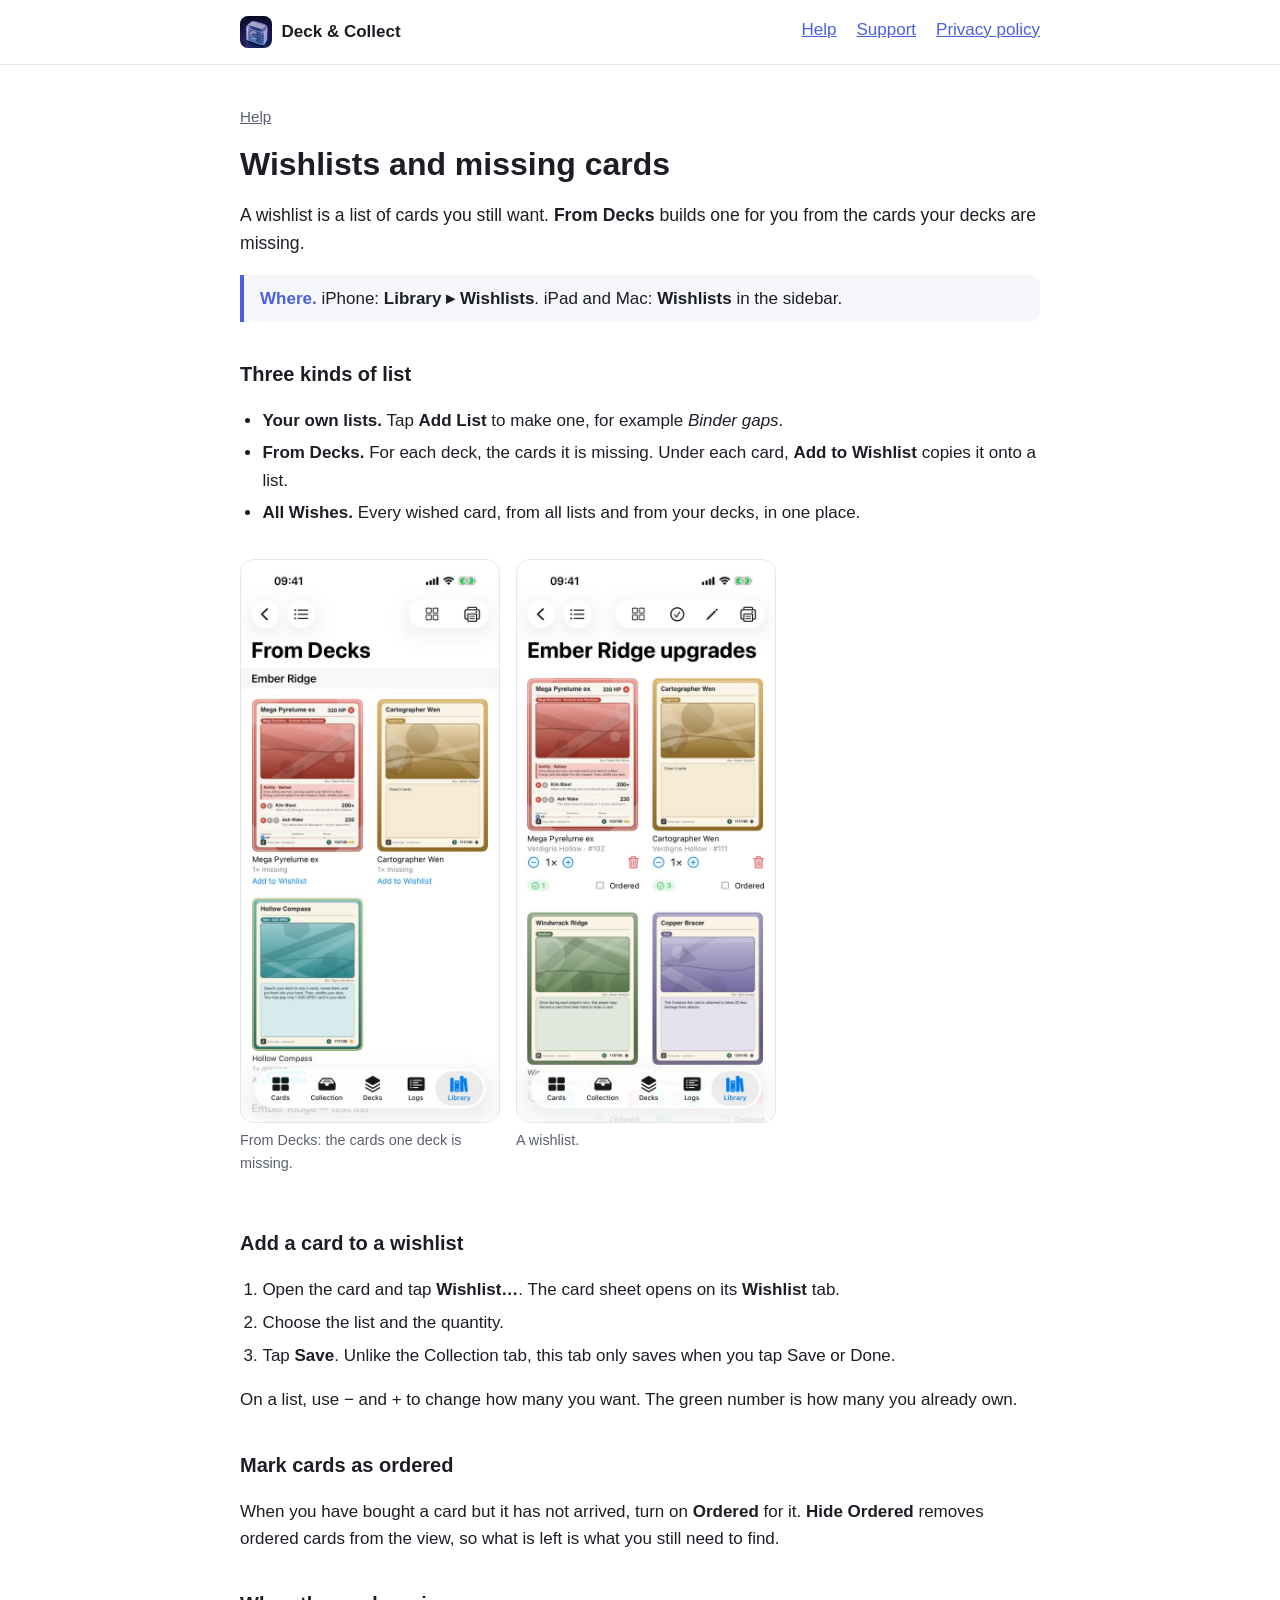
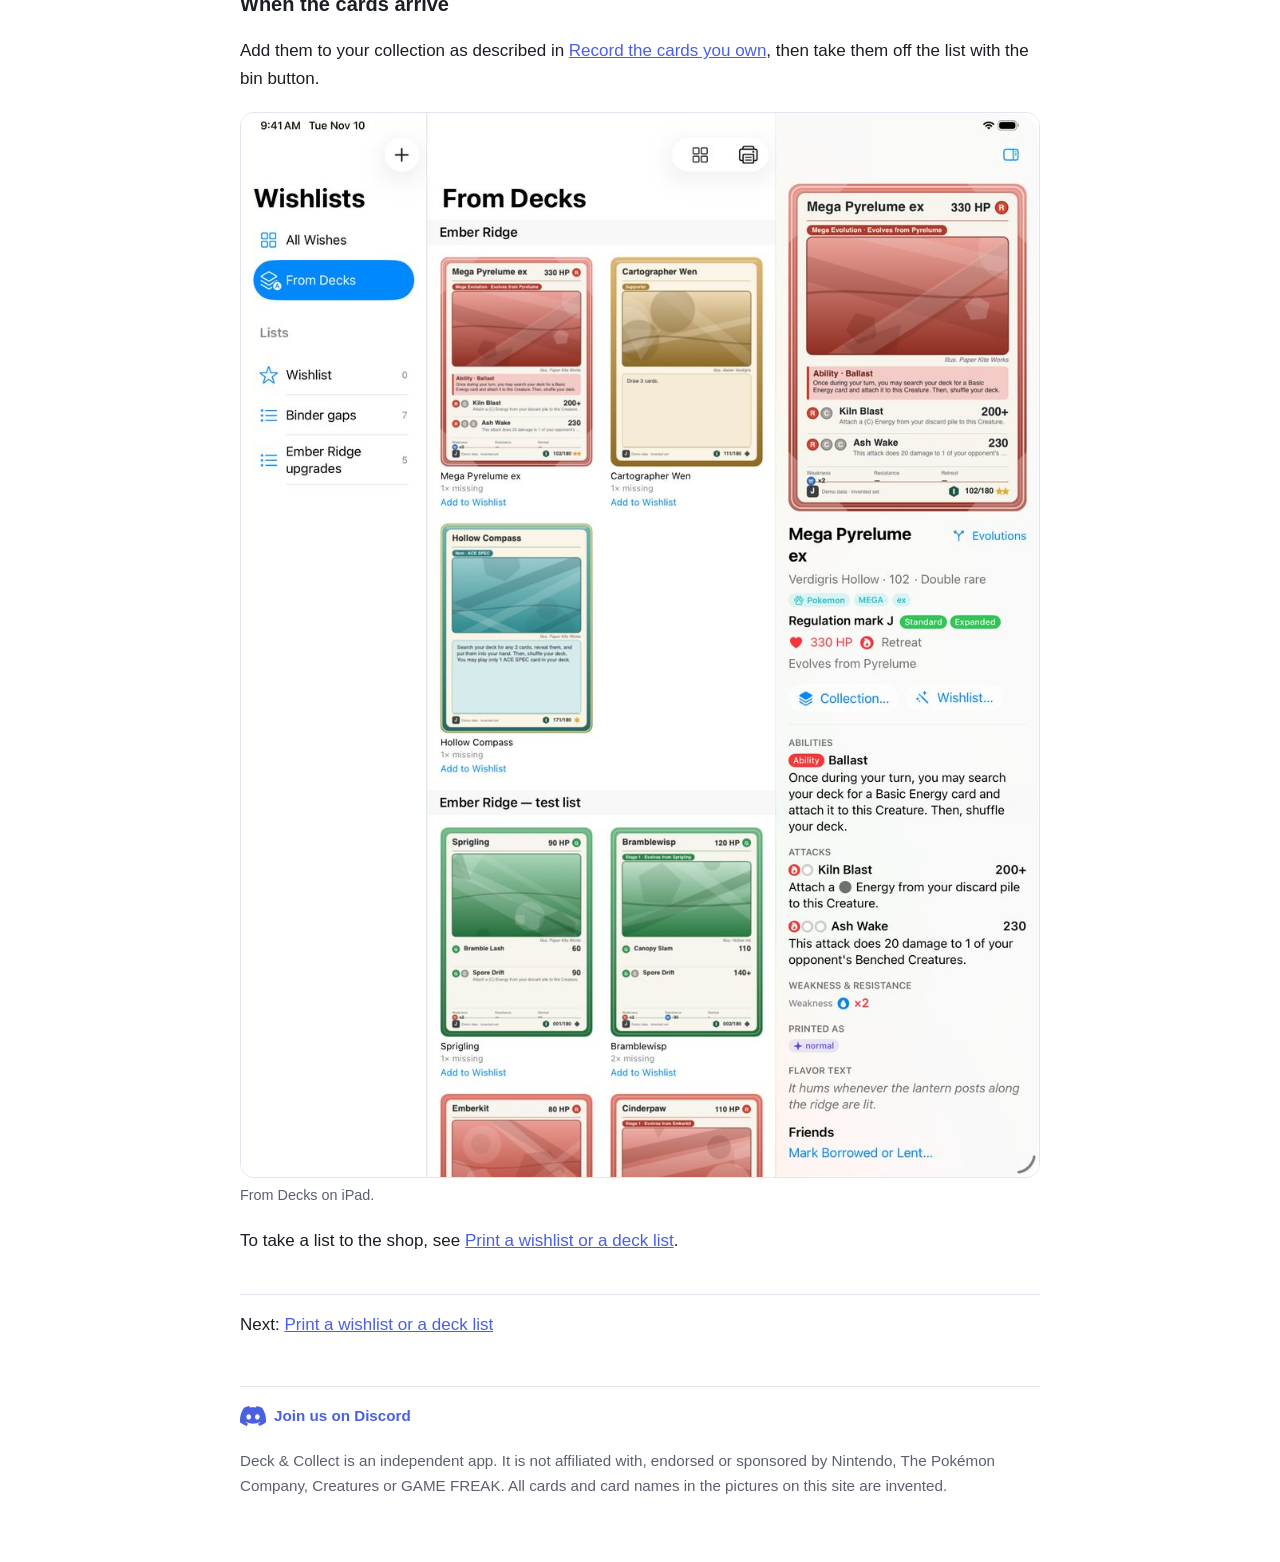
<file: wishlists.html>
<!doctype html>
<html lang="en">
<head>
<meta charset="utf-8">
<meta name="viewport" content="width=device-width, initial-scale=1">
<title>Wishlists and missing cards · Deck &amp; Collect help</title>
<meta name="description" content="Keep wishlists in Deck & Collect and let it list the cards your decks still need.">
<link rel="icon" type="image/png" href="favicon.png">
<link rel="apple-touch-icon" href="apple-touch-icon.png">
<link rel="stylesheet" href="style.css">
</head>
<body>
<header class="site"><div>
  <a class="brand" href="./"><img src="logo.png" alt="" width="32" height="32">Deck &amp; Collect</a>
  <a href="index.html">Help</a>
  <a href="support.html">Support</a>
  <a href="privacy.html">Privacy policy</a>
</div></header>
<main class="help">
<nav class="crumb"><a href="index.html">Help</a></nav>
<h1>Wishlists and missing cards</h1>

<p class="lead">A wishlist is a list of cards you still want. <strong>From Decks</strong> builds one for you from the cards your decks are missing.</p>
<div class="device"><strong>Where.</strong> iPhone: <strong>Library ▸ Wishlists</strong>. iPad and Mac: <strong>Wishlists</strong> in the sidebar.</div>

<h2>Three kinds of list</h2>
<ul>
  <li><strong>Your own lists.</strong> Tap <strong>Add List</strong> to make one, for example <em>Binder gaps</em>.</li>
  <li><strong>From Decks.</strong> For each deck, the cards it is missing. Under each card, <strong>Add to Wishlist</strong> copies it onto a list.</li>
  <li><strong>All Wishes.</strong> Every wished card, from all lists and from your decks, in one place.</li>
</ul>
<div class="pair">
<figure class="phone"><img src="img/from-decks.jpg" alt="The From Decks screen on iPhone with a deck named Ember Ridge, and the cards it is missing, each with Add to Wishlist underneath." loading="lazy"><figcaption>From Decks: the cards one deck is missing.</figcaption></figure>
<figure class="phone"><img src="img/wishlist.jpg" alt="A wishlist on iPhone with four cards, each with a quantity stepper, a bin button, how many are owned and an Ordered switch." loading="lazy"><figcaption>A wishlist.</figcaption></figure>
</div>


<h2>Add a card to a wishlist</h2>
<ol>
  <li>Open the card and tap <strong>Wishlist…</strong>. The card sheet opens on its <strong>Wishlist</strong> tab.</li>
  <li>Choose the list and the quantity.</li>
  <li>Tap <strong>Save</strong>. Unlike the Collection tab, this tab only saves when you tap Save or Done.</li>
</ol>
<p>On a list, use − and + to change how many you want. The green number is how many you already own.</p>

<h2>Mark cards as ordered</h2>
<p>When you have bought a card but it has not arrived, turn on <strong>Ordered</strong> for it. <strong>Hide Ordered</strong> removes ordered cards from the view, so what is left is what you still need to find.</p>

<h2>When the cards arrive</h2>
<p>Add them to your collection as described in <a href="your-collection.html">Record the cards you own</a>, then take them off the list with the bin button.</p>
<figure class="tablet"><img src="img/ipad-from-decks.jpg" alt="The Wishlists screen on iPad with the list column on the left, the missing cards of a deck in the middle and the details of one card on the right." loading="lazy"><figcaption>From Decks on iPad.</figcaption></figure>

<p>To take a list to the shop, see <a href="printing.html">Print a wishlist or a deck list</a>.</p>
<p class="steps-next">Next: <a href="printing.html">Print a wishlist or a deck list</a></p>
<footer>
  <p class="community" style="margin: 0 0 0.8rem;"><a href="https://discord.gg/d5BwXKEC8r" style="display: inline-flex; align-items: center; gap: 0.5rem; text-decoration: none; font-weight: 600;"><svg viewBox="0 0 24 24" width="26" height="26" fill="currentColor" role="img" aria-label="Discord"><path d="M20.317 4.3698a19.7913 19.7913 0 00-4.8851-1.5152.0741.0741 0 00-.0785.0371c-.211.3753-.4447.8648-.6083 1.2495-1.8447-.2762-3.68-.2762-5.4868 0-.1636-.3933-.4058-.8742-.6177-1.2495a.077.077 0 00-.0785-.037 19.7363 19.7363 0 00-4.8852 1.515.0699.0699 0 00-.0321.0277C.5334 9.0458-.319 13.5799.0992 18.0578a.0824.0824 0 00.0312.0561c2.0528 1.5076 4.0413 2.4228 5.9929 3.0294a.0777.0777 0 00.0842-.0276c.4616-.6304.8731-1.2952 1.226-1.9942a.076.076 0 00-.0416-.1057c-.6528-.2476-1.2743-.5495-1.8722-.8923a.077.077 0 01-.0076-.1277c.1258-.0943.2517-.1923.3718-.2914a.0743.0743 0 01.0776-.0105c3.9278 1.7933 8.18 1.7933 12.0614 0a.0739.0739 0 01.0785.0095c.1202.099.246.1981.3728.2924a.077.077 0 01-.0066.1276 12.2986 12.2986 0 01-1.873.8914.0766.0766 0 00-.0407.1067c.3604.698.7719 1.3628 1.225 1.9932a.076.076 0 00.0842.0286c1.961-.6067 3.9495-1.5219 6.0023-3.0294a.077.077 0 00.0313-.0552c.5004-5.177-.8382-9.6739-3.5485-13.6604a.061.061 0 00-.0312-.0286zM8.02 15.3312c-1.1825 0-2.1569-1.0857-2.1569-2.419 0-1.3332.9555-2.4189 2.157-2.4189 1.2108 0 2.1757 1.0952 2.1568 2.419 0 1.3332-.9555 2.4189-2.1569 2.4189zm7.9748 0c-1.1825 0-2.1569-1.0857-2.1569-2.419 0-1.3332.9554-2.4189 2.1569-2.4189 1.2108 0 2.1757 1.0952 2.1568 2.419 0 1.3332-.946 2.4189-2.1568 2.4189Z"/></svg>Join us on Discord</a></p>
  Deck &amp; Collect is an independent app. It is not affiliated with, endorsed or sponsored by Nintendo, The Pokémon Company, Creatures or GAME FREAK. All cards and card names in the pictures on this site are invented.
</footer>
</main>
</body>
</html>
</file>
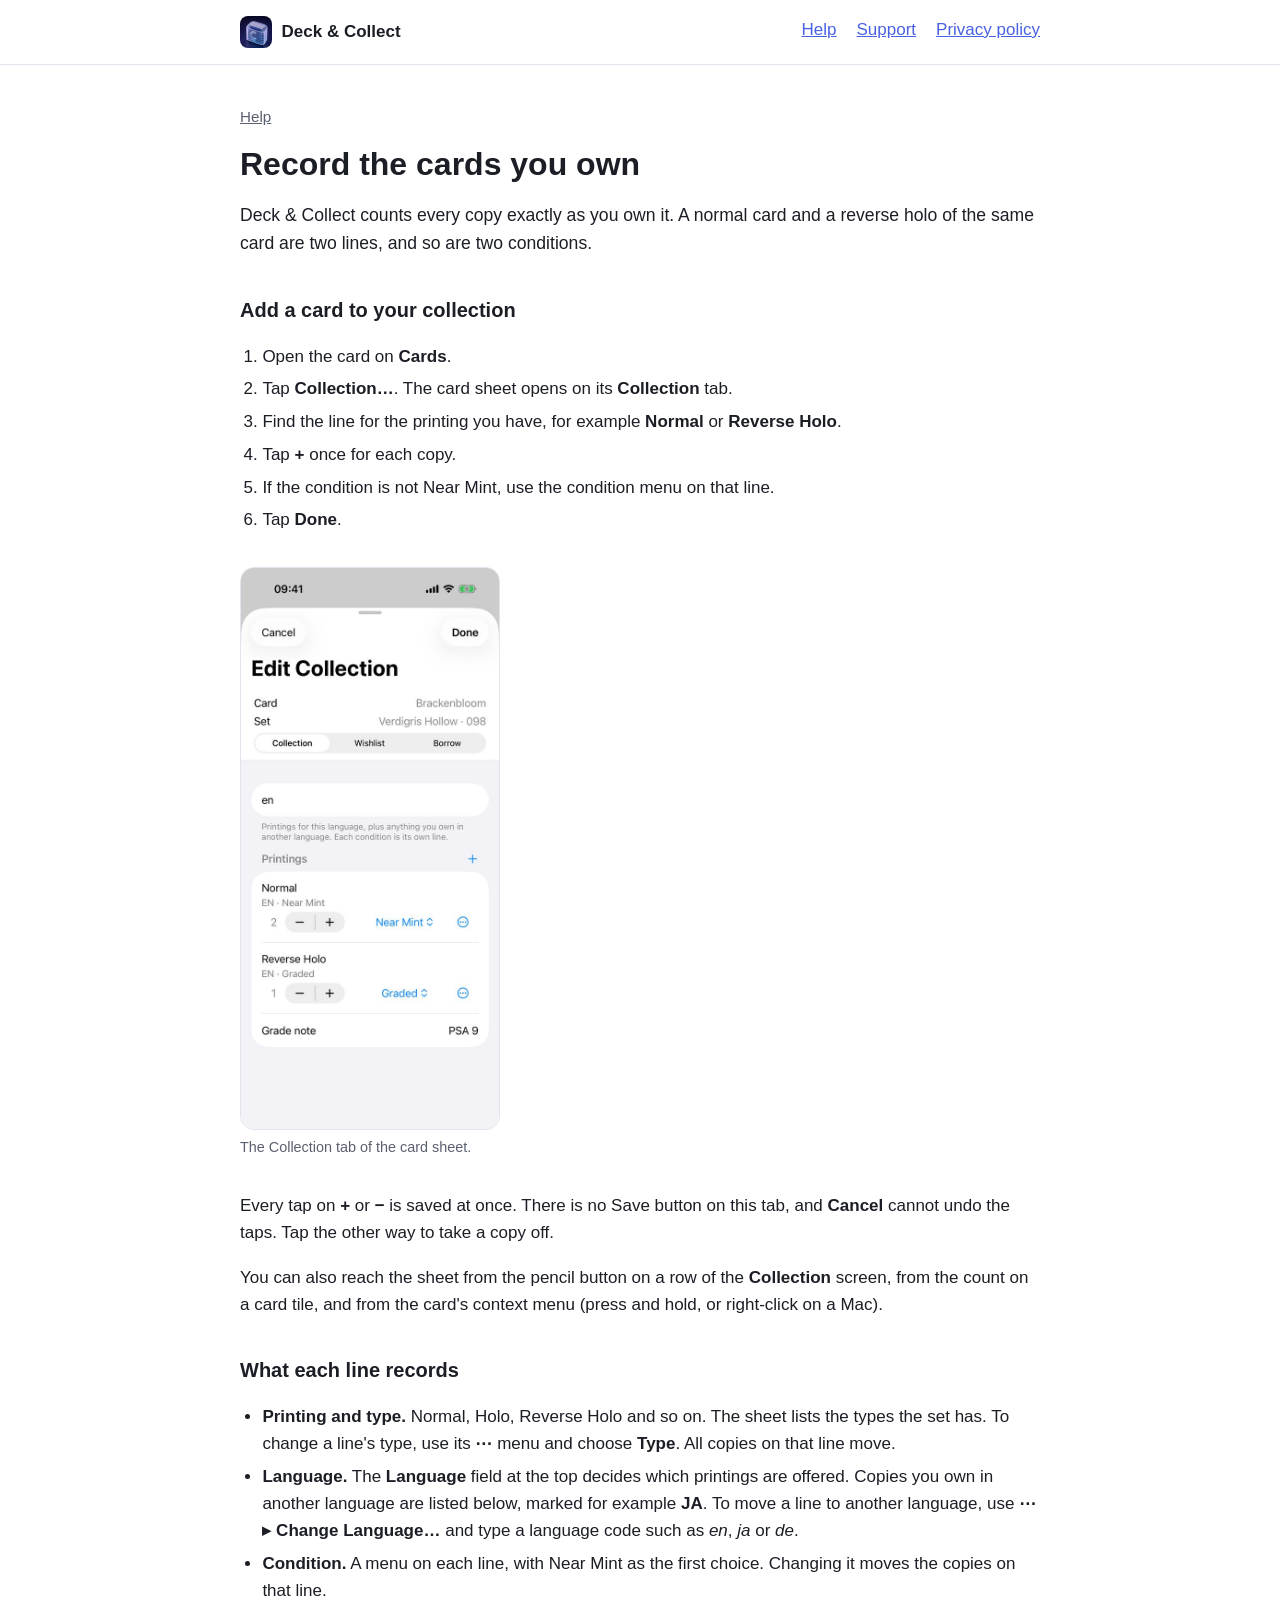
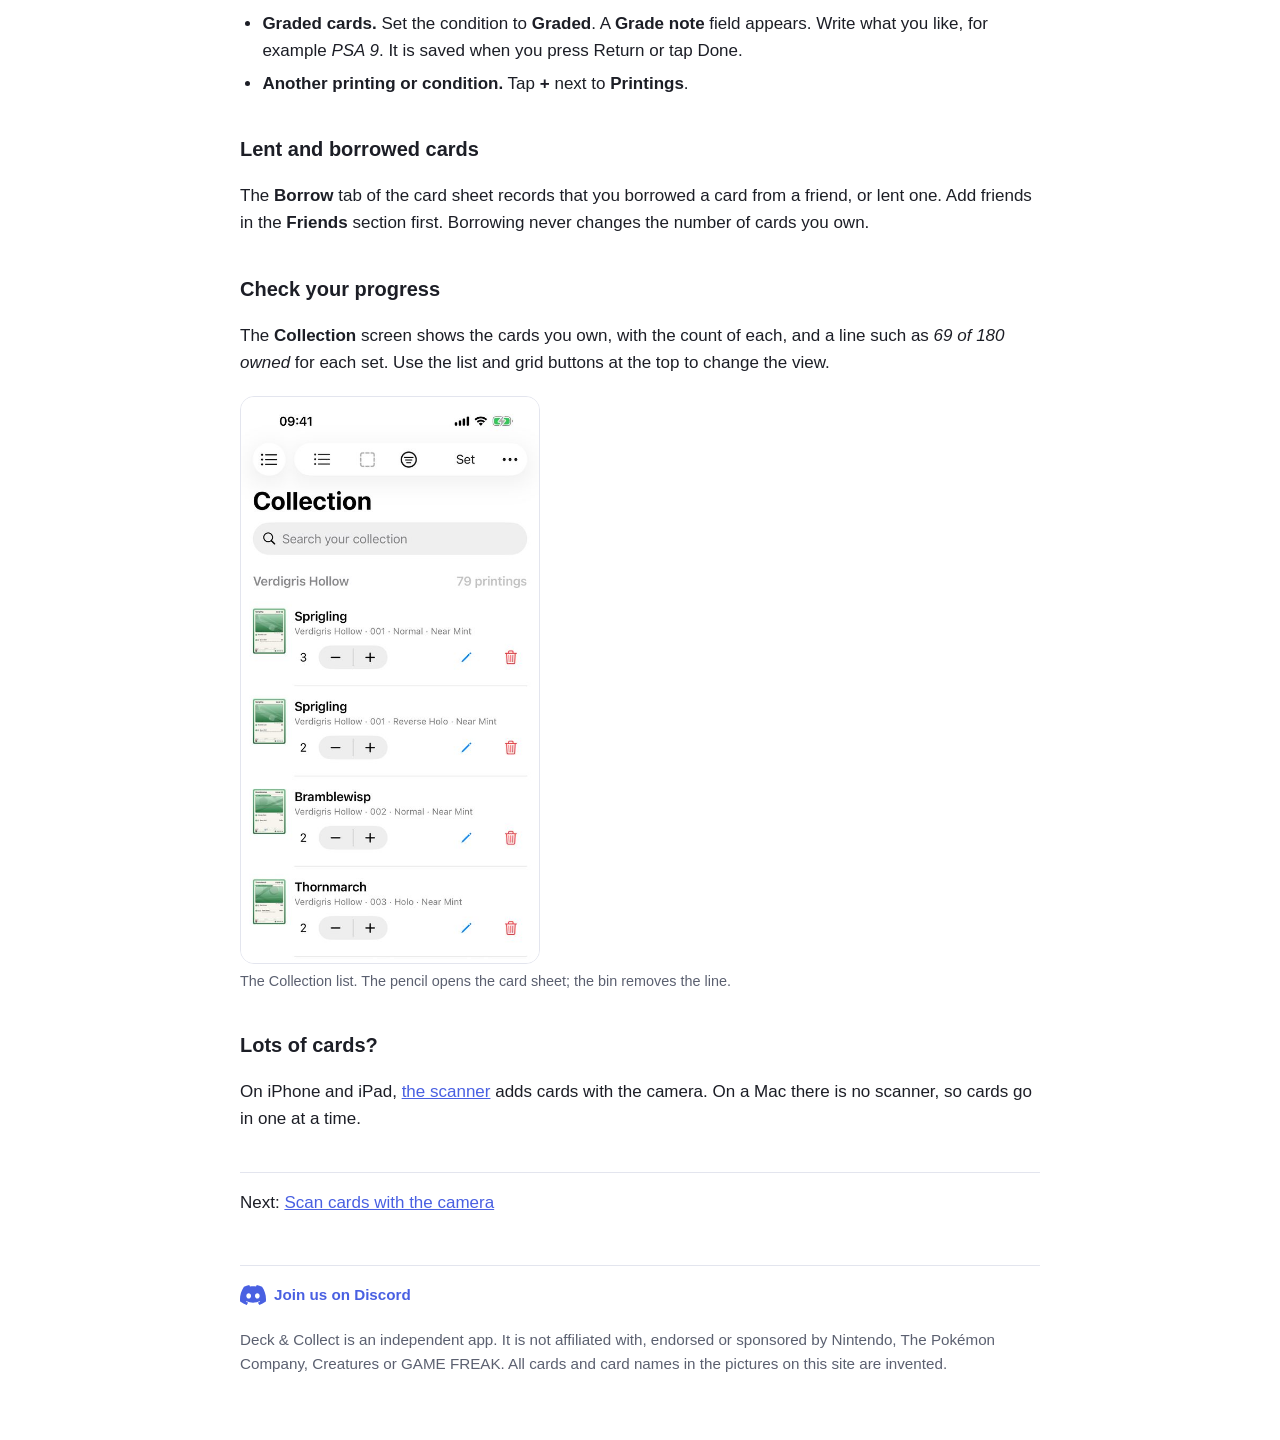
<file: your-collection.html>
<!doctype html>
<html lang="en">
<head>
<meta charset="utf-8">
<meta name="viewport" content="width=device-width, initial-scale=1">
<title>Record the cards you own · Deck &amp; Collect help</title>
<meta name="description" content="How to add cards to your collection in Deck & Collect, by printing, type, language, condition and grade.">
<link rel="icon" type="image/png" href="favicon.png">
<link rel="apple-touch-icon" href="apple-touch-icon.png">
<link rel="stylesheet" href="style.css">
</head>
<body>
<header class="site"><div>
  <a class="brand" href="./"><img src="logo.png" alt="" width="32" height="32">Deck &amp; Collect</a>
  <a href="index.html">Help</a>
  <a href="support.html">Support</a>
  <a href="privacy.html">Privacy policy</a>
</div></header>
<main class="help">
<nav class="crumb"><a href="index.html">Help</a></nav>
<h1>Record the cards you own</h1>

<p class="lead">Deck &amp; Collect counts every copy exactly as you own it. A normal card and a reverse holo of the same card are two lines, and so are two conditions.</p>

<h2>Add a card to your collection</h2>
<ol>
  <li>Open the card on <strong>Cards</strong>.</li>
  <li>Tap <strong>Collection…</strong>. The card sheet opens on its <strong>Collection</strong> tab.</li>
  <li>Find the line for the printing you have, for example <strong>Normal</strong> or <strong>Reverse Holo</strong>.</li>
  <li>Tap <strong>+</strong> once for each copy.</li>
  <li>If the condition is not Near Mint, use the condition menu on that line.</li>
  <li>Tap <strong>Done</strong>.</li>
</ol>
<div class="pair">
<figure class="phone"><img src="img/edit-collection.jpg" alt="The Edit Collection sheet on iPhone with a Normal line, a Reverse Holo line marked Graded, and a Grade note field reading PSA 9." loading="lazy"><figcaption>The Collection tab of the card sheet.</figcaption></figure>
</div>

<p>Every tap on <strong>+</strong> or <strong>−</strong> is saved at once. There is no Save button on this tab, and <strong>Cancel</strong> cannot undo the taps. Tap the other way to take a copy off.</p>
<p>You can also reach the sheet from the pencil button on a row of the <strong>Collection</strong> screen, from the count on a card tile, and from the card's context menu (press and hold, or right-click on a Mac).</p>

<h2>What each line records</h2>
<ul>
  <li><strong>Printing and type.</strong> Normal, Holo, Reverse Holo and so on. The sheet lists the types the set has. To change a line's type, use its <strong>⋯</strong> menu and choose <strong>Type</strong>. All copies on that line move.</li>
  <li><strong>Language.</strong> The <strong>Language</strong> field at the top decides which printings are offered. Copies you own in another language are listed below, marked for example <strong>JA</strong>. To move a line to another language, use <strong>⋯ ▸ Change Language…</strong> and type a language code such as <em>en</em>, <em>ja</em> or <em>de</em>.</li>
  <li><strong>Condition.</strong> A menu on each line, with Near Mint as the first choice. Changing it moves the copies on that line.</li>
  <li><strong>Graded cards.</strong> Set the condition to <strong>Graded</strong>. A <strong>Grade note</strong> field appears. Write what you like, for example <em>PSA 9</em>. It is saved when you press Return or tap Done.</li>
  <li><strong>Another printing or condition.</strong> Tap <strong>+</strong> next to <strong>Printings</strong>.</li>
</ul>

<h2>Lent and borrowed cards</h2>
<p>The <strong>Borrow</strong> tab of the card sheet records that you borrowed a card from a friend, or lent one. Add friends in the <strong>Friends</strong> section first. Borrowing never changes the number of cards you own.</p>

<h2>Check your progress</h2>
<p>The <strong>Collection</strong> screen shows the cards you own, with the count of each, and a line such as <em>69 of 180 owned</em> for each set. Use the list and grid buttons at the top to change the view.</p>
<figure class="phone"><img src="img/collection-list.jpg" alt="The Collection screen on iPhone in list view, with each owned card, its printing and condition, a count stepper, an edit button and a bin button." loading="lazy"><figcaption>The Collection list. The pencil opens the card sheet; the bin removes the line.</figcaption></figure>


<h2>Lots of cards?</h2>
<p>On iPhone and iPad, <a href="scanner.html">the scanner</a> adds cards with the camera. On a Mac there is no scanner, so cards go in one at a time.</p>
<p class="steps-next">Next: <a href="scanner.html">Scan cards with the camera</a></p>
<footer>
  <p class="community" style="margin: 0 0 0.8rem;"><a href="https://discord.gg/d5BwXKEC8r" style="display: inline-flex; align-items: center; gap: 0.5rem; text-decoration: none; font-weight: 600;"><svg viewBox="0 0 24 24" width="26" height="26" fill="currentColor" role="img" aria-label="Discord"><path d="M20.317 4.3698a19.7913 19.7913 0 00-4.8851-1.5152.0741.0741 0 00-.0785.0371c-.211.3753-.4447.8648-.6083 1.2495-1.8447-.2762-3.68-.2762-5.4868 0-.1636-.3933-.4058-.8742-.6177-1.2495a.077.077 0 00-.0785-.037 19.7363 19.7363 0 00-4.8852 1.515.0699.0699 0 00-.0321.0277C.5334 9.0458-.319 13.5799.0992 18.0578a.0824.0824 0 00.0312.0561c2.0528 1.5076 4.0413 2.4228 5.9929 3.0294a.0777.0777 0 00.0842-.0276c.4616-.6304.8731-1.2952 1.226-1.9942a.076.076 0 00-.0416-.1057c-.6528-.2476-1.2743-.5495-1.8722-.8923a.077.077 0 01-.0076-.1277c.1258-.0943.2517-.1923.3718-.2914a.0743.0743 0 01.0776-.0105c3.9278 1.7933 8.18 1.7933 12.0614 0a.0739.0739 0 01.0785.0095c.1202.099.246.1981.3728.2924a.077.077 0 01-.0066.1276 12.2986 12.2986 0 01-1.873.8914.0766.0766 0 00-.0407.1067c.3604.698.7719 1.3628 1.225 1.9932a.076.076 0 00.0842.0286c1.961-.6067 3.9495-1.5219 6.0023-3.0294a.077.077 0 00.0313-.0552c.5004-5.177-.8382-9.6739-3.5485-13.6604a.061.061 0 00-.0312-.0286zM8.02 15.3312c-1.1825 0-2.1569-1.0857-2.1569-2.419 0-1.3332.9555-2.4189 2.157-2.4189 1.2108 0 2.1757 1.0952 2.1568 2.419 0 1.3332-.9555 2.4189-2.1569 2.4189zm7.9748 0c-1.1825 0-2.1569-1.0857-2.1569-2.419 0-1.3332.9554-2.4189 2.1569-2.4189 1.2108 0 2.1757 1.0952 2.1568 2.419 0 1.3332-.946 2.4189-2.1568 2.4189Z"/></svg>Join us on Discord</a></p>
  Deck &amp; Collect is an independent app. It is not affiliated with, endorsed or sponsored by Nintendo, The Pokémon Company, Creatures or GAME FREAK. All cards and card names in the pictures on this site are invented.
</footer>
</main>
</body>
</html>
</file>
<file: style.css>
:root {
  --bg: #ffffff; --fg: #1c1e26; --muted: #5b6070; --line: #e3e5ee;
  --accent: #4960e2; --card: #f6f7fb;
}
@media (prefers-color-scheme: dark) {
  :root { --bg: #14151c; --fg: #ecedf3; --muted: #a3a8b8; --line: #2b2e3b; --accent: #8fa6f7; --card: #1c1e28; }
}
* { box-sizing: border-box; }
body {
  margin: 0; background: var(--bg); color: var(--fg);
  font: 17px/1.6 -apple-system, BlinkMacSystemFont, "Segoe UI", Roboto, Helvetica, Arial, sans-serif;
}
main { max-width: 44rem; margin: 0 auto; padding: 2rem 1rem 4rem; }
header.site { border-bottom: 1px solid var(--line); }
header.site div { max-width: 44rem; margin: 0 auto; padding: 1rem; display: flex; gap: 1.25rem; flex-wrap: wrap; align-items: baseline; }
header.site a.brand { font-weight: 700; color: var(--fg); text-decoration: none; margin-right: auto; display: inline-flex; align-items: center; gap: 0.6rem; align-self: center; }
header.site a.brand img { border-radius: 8px; display: block; }
img.hero { border-radius: 28px; display: block; margin-top: 1rem; }
a { color: var(--accent); }
h1 { font-size: 2rem; line-height: 1.2; margin: 1rem 0 0.5rem; }
h2 { font-size: 1.25rem; margin: 2.25rem 0 0.5rem; }
p.lead { font-size: 1.1rem; }
p.muted, footer { color: var(--muted); font-size: 0.95rem; }
table { border-collapse: collapse; width: 100%; display: block; overflow-x: auto; }
th, td { text-align: left; vertical-align: top; padding: 0.5rem 0.75rem 0.5rem 0; border-bottom: 1px solid var(--line); }
.cards { display: grid; gap: 1rem; grid-template-columns: repeat(auto-fit, minmax(14rem, 1fr)); margin-top: 1.5rem; }
.cards a { display: block; padding: 1rem; border: 1px solid var(--line); border-radius: 12px; background: var(--card); text-decoration: none; color: var(--fg); }
.cards a strong { color: var(--accent); display: block; }
footer { border-top: 1px solid var(--line); margin-top: 3rem; padding-top: 1rem; }

/* Help pages */
header.site div { max-width: 52rem; }
main.help { max-width: 52rem; }
nav.crumb { font-size: 0.95rem; color: var(--muted); margin-top: 0.5rem; }
nav.crumb a { color: var(--muted); }
ol, ul { padding-left: 1.4rem; }
li { margin: 0.35rem 0; }
figure { margin: 1.25rem 0; }
figure img { max-width: 100%; height: auto; border: 1px solid var(--line); border-radius: 14px; display: block; }
figure.phone img { max-width: 300px; }
figure.tablet img { max-width: 100%; }
figcaption { color: var(--muted); font-size: 0.9rem; margin-top: 0.4rem; }
.pair { display: flex; gap: 1rem; flex-wrap: wrap; align-items: flex-start; }
.pair figure { margin: 1rem 0; flex: 0 1 auto; }
.pair figure.phone { flex: 0 1 260px; }
.pair figure.phone img { max-width: 100%; }
.note, .device { border-left: 4px solid var(--accent); background: var(--card); padding: 0.6rem 1rem; border-radius: 0 10px 10px 0; margin: 1rem 0; }
.device strong:first-child { color: var(--accent); }
.steps-next { margin-top: 2.5rem; padding-top: 1rem; border-top: 1px solid var(--line); }
.toc { counter-reset: t; list-style: none; padding: 0; }
.toc li { counter-increment: t; border: 1px solid var(--line); border-radius: 12px; background: var(--card); margin: 0.6rem 0; }
.toc a { display: block; padding: 0.8rem 1rem 0.8rem 3rem; text-decoration: none; color: var(--fg); position: relative; }
.toc a::before { content: counter(t); position: absolute; left: 1rem; color: var(--accent); font-weight: 700; }
.toc a strong { color: var(--accent); display: block; }
kbd { font: inherit; border: 1px solid var(--line); border-radius: 5px; padding: 0 0.3rem; background: var(--card); }

.platforms { list-style: none; padding: 0; margin: 1rem 0 1.25rem; display: flex; flex-wrap: wrap; gap: 0.6rem; }
.platforms li { display: flex; align-items: center; gap: 0.6rem; border: 1px solid var(--line); border-radius: 12px; background: var(--card); padding: 0.55rem 0.9rem 0.55rem 0.7rem; }
.platforms svg { width: 30px; height: 30px; flex: none; color: var(--accent); }
.platforms span { color: var(--muted); font-size: 0.85rem; line-height: 1.25; }
.platforms strong { display: block; color: var(--fg); font-size: 1rem; }
</file>
